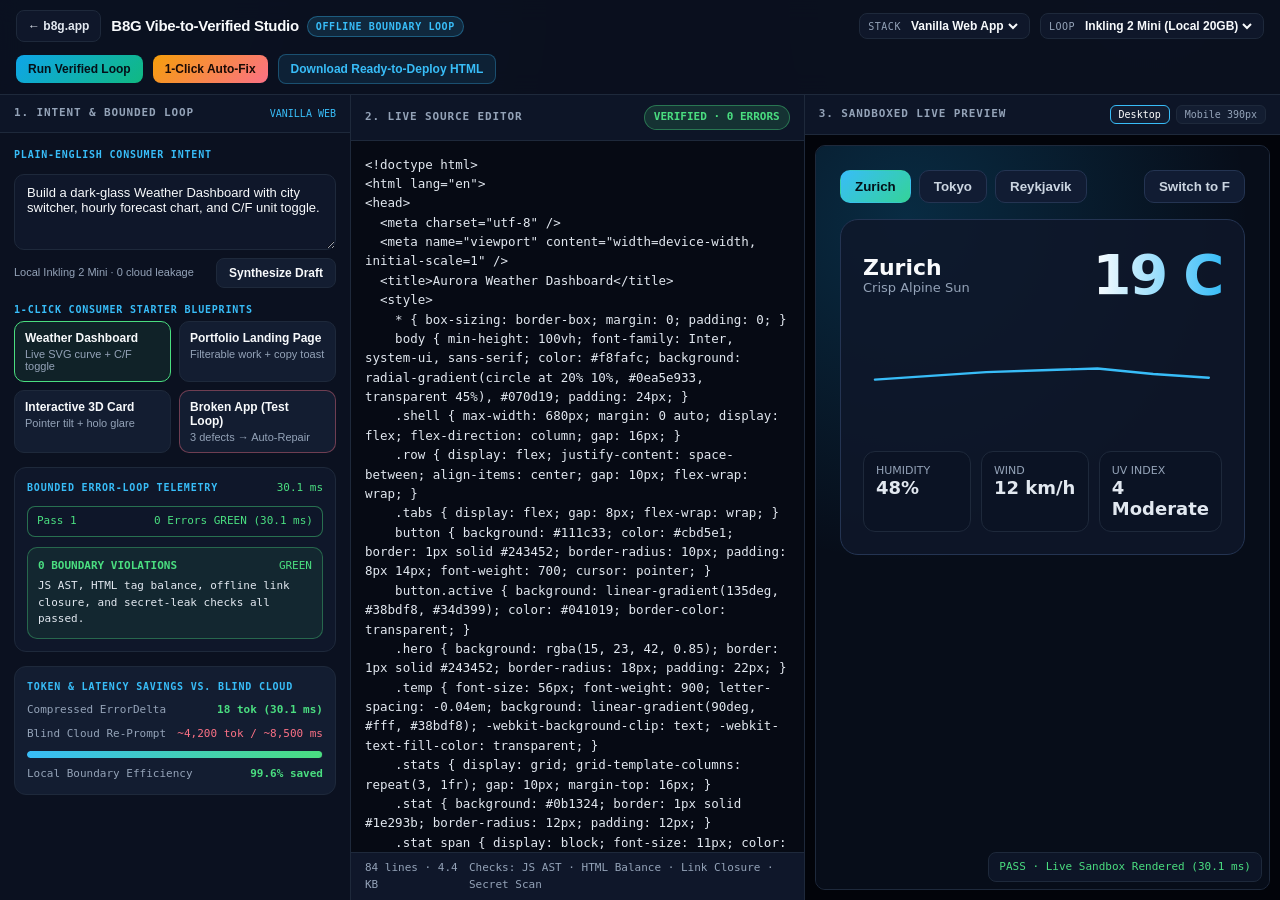
<file: builder.html>
<!doctype html>
<html lang="en">
<head>
  <meta charset="utf-8" />
  <meta name="viewport" content="width=device-width, initial-scale=1" />
  <title>B8G Vibe-to-Verified Studio — Consumer App Builder | b8g.app</title>
  <link rel="icon" href="data:image/svg+xml,%3Csvg%20xmlns=%22http://www.w3.org/2000/svg%22%20viewBox=%220%200%20256%20256%22%20width=%22256%22%20height=%22256%22%3E%3Crect%20x=%228%22%20y=%228%22%20width=%22240%22%20height=%22240%22%20rx=%2256%22%20fill=%22%23070d1a%22/%3E%3Ccircle%20cx=%22128%22%20cy=%22128%22%20r=%22106%22%20fill=%22none%22%20stroke=%22%2338bdf8%22%20stroke-width=%228%22/%3E%3Cpolygon%20points=%22128,68%20182,128%20128,188%2074,128%22%20fill=%22none%22%20stroke=%22%234ade80%22%20stroke-width=%226%22/%3E%3Ccircle%20cx=%22128%22%20cy=%22128%22%20r=%2210%22%20fill=%22%2338bdf8%22/%3E%3C/svg%3E" />
  <style>
    :root {
      --bg: #050811;
      --bg-elev: #0b1120;
      --panel: #0f172a;
      --card: #131d31;
      --border: #1e293b;
      --border-hi: #38bdf866;
      --text: #f8fafc;
      --muted: #94a3b8;
      --cyan: #38bdf8;
      --emerald: #4ade80;
      --amber: #fbbf24;
      --rose: #fb7185;
      --violet: #a78bfa;
      --mono: ui-monospace, SFMono-Regular, Menlo, Monaco, Consolas, monospace;
      --sans: Inter, -apple-system, BlinkMacSystemFont, "Segoe UI", Roboto, sans-serif;
    }
    * { box-sizing: border-box; margin: 0; padding: 0; }
    html, body {
      height: 100%;
      background: var(--bg);
      color: var(--text);
      font-family: var(--sans);
      font-size: 14px;
      line-height: 1.5;
      overflow-x: hidden;
    }
    body {
      display: flex;
      flex-direction: column;
      background-image:
        radial-gradient(circle at 10% 0%, rgba(56, 189, 248, 0.12), transparent 36%),
        radial-gradient(circle at 90% 0%, rgba(74, 222, 128, 0.08), transparent 34%);
    }

    /* Top Bar */
    .topbar {
      display: flex;
      align-items: center;
      justify-content: space-between;
      gap: 12px;
      flex-wrap: wrap;
      padding: 10px 16px;
      background: rgba(11, 17, 32, 0.92);
      border-bottom: 1px solid var(--border);
      backdrop-filter: blur(12px);
      z-index: 20;
    }
    .topbar-left, .topbar-mid, .topbar-right {
      display: flex;
      align-items: center;
      gap: 10px;
      flex-wrap: wrap;
    }
    .back-link {
      display: inline-flex;
      align-items: center;
      gap: 6px;
      padding: 6px 11px;
      border-radius: 8px;
      border: 1px solid var(--border);
      background: var(--panel);
      color: #e2e8f0;
      text-decoration: none;
      font-weight: 700;
      font-size: 12px;
      transition: border-color 0.15s ease, color 0.15s ease;
    }
    .back-link:hover { border-color: var(--cyan); color: #fff; }
    .brand-title {
      display: flex;
      align-items: center;
      gap: 8px;
      font-weight: 800;
      letter-spacing: -0.02em;
      font-size: 15px;
    }
    .brand-pill {
      font-family: var(--mono);
      font-size: 10px;
      font-weight: 700;
      padding: 2px 8px;
      border-radius: 999px;
      background: rgba(56, 189, 248, 0.14);
      border: 1px solid rgba(56, 189, 248, 0.35);
      color: var(--cyan);
      text-transform: uppercase;
      letter-spacing: 0.06em;
    }
    .select-group {
      display: flex;
      align-items: center;
      gap: 6px;
      background: var(--panel);
      border: 1px solid var(--border);
      border-radius: 8px;
      padding: 4px 8px;
    }
    .select-group label {
      font-family: var(--mono);
      font-size: 10px;
      color: var(--muted);
      text-transform: uppercase;
      letter-spacing: 0.05em;
    }
    select {
      background: transparent;
      color: #f8fafc;
      border: none;
      outline: none;
      font-family: var(--sans);
      font-size: 12px;
      font-weight: 600;
      cursor: pointer;
    }
    select option { background: #0f172a; color: #f8fafc; }

    .btn {
      display: inline-flex;
      align-items: center;
      gap: 6px;
      padding: 7px 12px;
      border-radius: 8px;
      border: 1px solid var(--border);
      background: var(--card);
      color: #f8fafc;
      font-size: 12px;
      font-weight: 700;
      cursor: pointer;
      transition: transform 0.12s ease, border-color 0.15s ease, filter 0.15s ease;
    }
    .btn:hover { border-color: var(--cyan); transform: translateY(-1px); }
    .btn:active { transform: translateY(0); }
    .btn-primary {
      background: linear-gradient(135deg, #0ea5e9, #10b981);
      border: none;
      color: #041019;
    }
    .btn-primary:hover { filter: brightness(1.08); }
    .btn-fix {
      background: linear-gradient(135deg, #f59e0b, #fb7185);
      border: none;
      color: #1c0b05;
    }
    .btn-fix:hover { filter: brightness(1.08); }
    .btn-subtle {
      background: rgba(56, 189, 248, 0.1);
      border-color: rgba(56, 189, 248, 0.3);
      color: var(--cyan);
    }

    /* Main 3-Column Studio Workspace */
    .workspace {
      flex: 1;
      min-height: 0;
      display: grid;
      grid-template-columns: 350px minmax(360px, 1fr) minmax(360px, 1.05fr);
      gap: 1px;
      background: var(--border);
    }
    @media (max-width: 1180px) {
      .workspace {
        grid-template-columns: 1fr;
        overflow-y: auto;
      }
      .pane { min-height: 460px; }
    }
    .pane {
      background: var(--bg-elev);
      display: flex;
      flex-direction: column;
      min-height: 0;
      overflow: hidden;
    }
    .pane-head {
      display: flex;
      align-items: center;
      justify-content: space-between;
      gap: 8px;
      padding: 10px 14px;
      border-bottom: 1px solid var(--border);
      background: rgba(15, 23, 42, 0.72);
    }
    .pane-title {
      font-family: var(--mono);
      font-size: 11px;
      font-weight: 700;
      letter-spacing: 0.08em;
      text-transform: uppercase;
      color: var(--muted);
    }
    .pane-body {
      flex: 1;
      min-height: 0;
      overflow-y: auto;
      padding: 14px;
      display: flex;
      flex-direction: column;
      gap: 14px;
    }

    /* Left Panel: Intent, Blueprints, Telemetry */
    .intent-box {
      display: flex;
      flex-direction: column;
      gap: 8px;
    }
    .intent-box textarea {
      width: 100%;
      min-height: 76px;
      resize: vertical;
      background: var(--panel);
      border: 1px solid var(--border);
      border-radius: 10px;
      padding: 10px 12px;
      color: #f8fafc;
      font-family: var(--sans);
      font-size: 13px;
      outline: none;
    }
    .intent-box textarea:focus { border-color: var(--cyan); }
    .intent-actions {
      display: flex;
      gap: 8px;
      align-items: center;
      justify-content: space-between;
    }
    .blueprint-grid {
      display: grid;
      grid-template-columns: 1fr 1fr;
      gap: 8px;
    }
    .bp-btn {
      text-align: left;
      padding: 9px 10px;
      border-radius: 10px;
      border: 1px solid var(--border);
      background: var(--card);
      color: #f8fafc;
      cursor: pointer;
      display: flex;
      flex-direction: column;
      gap: 3px;
      transition: border-color 0.15s ease, transform 0.12s ease;
    }
    .bp-btn:hover { border-color: var(--cyan); transform: translateY(-1px); }
    .bp-btn.active { border-color: var(--emerald); background: rgba(74, 222, 128, 0.08); }
    .bp-btn.broken-bp { border-color: rgba(251, 113, 133, 0.4); }
    .bp-btn.broken-bp:hover { border-color: var(--rose); }
    .bp-name { font-size: 12px; font-weight: 700; }
    .bp-sub { font-size: 11px; color: var(--muted); }

    .section-label {
      font-family: var(--mono);
      font-size: 10px;
      font-weight: 700;
      letter-spacing: 0.08em;
      text-transform: uppercase;
      color: var(--cyan);
      margin-bottom: 4px;
    }

    /* Telemetry Pass Strip */
    .telemetry-card {
      background: var(--panel);
      border: 1px solid var(--border);
      border-radius: 12px;
      padding: 12px;
      display: flex;
      flex-direction: column;
      gap: 10px;
    }
    .pass-strip {
      display: flex;
      flex-direction: column;
      gap: 6px;
      font-family: var(--mono);
      font-size: 11px;
    }
    .pass-item {
      display: flex;
      align-items: center;
      justify-content: space-between;
      gap: 8px;
      padding: 6px 9px;
      border-radius: 8px;
      background: rgba(15, 23, 42, 0.9);
      border: 1px solid var(--border);
    }
    .pass-item.pass-ok { border-color: rgba(74, 222, 128, 0.45); color: var(--emerald); }
    .pass-item.pass-err { border-color: rgba(251, 113, 133, 0.45); color: var(--rose); }
    .pass-item.pass-fix { border-color: rgba(251, 191, 36, 0.45); color: var(--amber); }

    /* ErrorDelta Cards */
    .delta-list {
      display: flex;
      flex-direction: column;
      gap: 8px;
    }
    .delta-card {
      background: rgba(251, 113, 133, 0.07);
      border: 1px solid rgba(251, 113, 133, 0.35);
      border-radius: 10px;
      padding: 10px;
      font-family: var(--mono);
      font-size: 11px;
      display: flex;
      flex-direction: column;
      gap: 4px;
    }
    .delta-card.ok {
      background: rgba(74, 222, 128, 0.08);
      border-color: rgba(74, 222, 128, 0.35);
      color: var(--emerald);
    }
    .delta-top {
      display: flex;
      align-items: center;
      justify-content: space-between;
      gap: 8px;
    }
    .delta-rule {
      font-weight: 800;
      color: var(--rose);
    }
    .delta-line {
      color: var(--amber);
      font-weight: 700;
    }
    .delta-inv { color: #e2e8f0; }
    .delta-fix { color: var(--cyan); }

    /* Savings Meter */
    .meter-card {
      background: var(--card);
      border: 1px solid var(--border);
      border-radius: 12px;
      padding: 12px;
      display: flex;
      flex-direction: column;
      gap: 8px;
    }
    .meter-row {
      display: flex;
      justify-content: space-between;
      font-family: var(--mono);
      font-size: 11px;
      color: var(--muted);
    }
    .meter-row strong { color: var(--emerald); }
    .bar-track {
      height: 7px;
      border-radius: 999px;
      background: #1e293b;
      overflow: hidden;
    }
    .bar-fill {
      height: 100%;
      width: 98.8%;
      border-radius: 999px;
      background: linear-gradient(90deg, var(--cyan), var(--emerald));
      transition: width 0.25s ease;
    }

    /* Center Panel: Live Source Editor */
    .status-pill {
      font-family: var(--mono);
      font-size: 11px;
      font-weight: 700;
      padding: 3px 9px;
      border-radius: 999px;
      border: 1px solid transparent;
    }
    .status-ok {
      background: rgba(74, 222, 128, 0.14);
      border-color: rgba(74, 222, 128, 0.4);
      color: var(--emerald);
    }
    .status-err {
      background: rgba(251, 113, 133, 0.14);
      border-color: rgba(251, 113, 133, 0.45);
      color: var(--rose);
    }
    .editor-wrap {
      flex: 1;
      min-height: 0;
      display: flex;
      flex-direction: column;
    }
    #sourceEditor {
      flex: 1;
      width: 100%;
      min-height: 360px;
      background: #060a14;
      color: #e2e8f0;
      border: none;
      outline: none;
      resize: none;
      padding: 14px;
      font-family: var(--mono);
      font-size: 12.5px;
      line-height: 1.55;
      tab-size: 2;
    }
    .editor-foot {
      display: flex;
      align-items: center;
      justify-content: space-between;
      gap: 10px;
      padding: 7px 14px;
      border-top: 1px solid var(--border);
      background: var(--panel);
      font-family: var(--mono);
      font-size: 11px;
      color: var(--muted);
    }

    /* Right Panel: Sandboxed Preview */
    .preview-tools {
      display: flex;
      align-items: center;
      gap: 6px;
    }
    .vp-btn {
      background: var(--card);
      border: 1px solid var(--border);
      color: var(--muted);
      border-radius: 6px;
      padding: 3px 8px;
      font-family: var(--mono);
      font-size: 10px;
      cursor: pointer;
    }
    .vp-btn.active { color: #fff; border-color: var(--cyan); }
    .preview-stage {
      flex: 1;
      min-height: 0;
      background: #02040a;
      display: flex;
      align-items: stretch;
      justify-content: center;
      padding: 10px;
      position: relative;
    }
    #previewFrame {
      width: 100%;
      height: 100%;
      border: 1px solid var(--border);
      border-radius: 10px;
      background: #0b1120;
      transition: width 0.2s ease;
    }
    #previewFrame.mobile {
      width: 390px;
      max-width: 100%;
    }
    .preview-banner {
      position: absolute;
      bottom: 18px;
      right: 18px;
      padding: 6px 10px;
      border-radius: 8px;
      font-family: var(--mono);
      font-size: 11px;
      background: rgba(15, 23, 42, 0.88);
      border: 1px solid var(--border);
      color: var(--emerald);
      pointer-events: none;
    }
    .preview-banner.blocked { color: var(--rose); border-color: rgba(251, 113, 133, 0.45); }
  </style>
</head>
<body>
  <header class="topbar">
    <div class="topbar-left">
      <a class="back-link" href="./index.html">&larr; b8g.app</a>
      <div class="brand-title">
        <span>B8G Vibe-to-Verified Studio</span>
        <span class="brand-pill">Offline Boundary Loop</span>
      </div>
    </div>

    <div class="topbar-mid">
      <div class="select-group">
        <label for="stackSelect">Stack</label>
        <select id="stackSelect">
          <option value="vanilla">Vanilla Web App</option>
          <option value="react">React + Vite</option>
          <option value="node">Node/TS API</option>
          <option value="fastapi">Python FastAPI</option>
          <option value="docker">Docker / OCI</option>
          <option value="edge">Cloudflare Edge</option>
        </select>
      </div>
      <div class="select-group">
        <label for="modelSelect">Loop</label>
        <select id="modelSelect">
          <option value="inkling2">Inkling 2 Mini (Local 20GB)</option>
          <option value="xenon1b">B8G Xenon 1B (Edge)</option>
          <option value="byok">Any Local LLM / BYOK</option>
        </select>
      </div>
    </div>

    <div class="topbar-right">
      <button class="btn btn-primary" id="runLoopBtn" type="button">Run Verified Loop</button>
      <button class="btn btn-fix" id="autoFixBtn" type="button">1-Click Auto-Fix</button>
      <button class="btn btn-subtle" id="downloadBtn" type="button">Download Ready-to-Deploy HTML</button>
    </div>
  </header>

  <main class="workspace">
    <!-- Left Panel: Intent & Bounded Error-Loop Telemetry -->
    <section class="pane">
      <div class="pane-head">
        <span class="pane-title">1. Intent &amp; Bounded Loop</span>
        <span id="stackBadge" style="font-family:var(--mono);font-size:10px;color:var(--cyan)">VANILLA WEB</span>
      </div>
      <div class="pane-body">
        <div class="intent-box">
          <div class="section-label">Plain-English Consumer Intent</div>
          <textarea id="intentInput" placeholder="Describe the app you want (e.g. 'Build a dark glass weather dashboard with city switcher and C/F toggle')...">Build a dark-glass Weather Dashboard with city switcher, hourly forecast chart, and C/F unit toggle.</textarea>
          <div class="intent-actions">
            <span style="font-size:11px;color:var(--muted)" id="modelHint">Local Inkling 2 Mini · 0 cloud leakage</span>
            <button class="btn" id="synthBtn" type="button">Synthesize Draft</button>
          </div>
        </div>

        <div>
          <div class="section-label">1-Click Consumer Starter Blueprints</div>
          <div class="blueprint-grid">
            <button class="bp-btn active" data-bp="weather" type="button">
              <span class="bp-name">Weather Dashboard</span>
              <span class="bp-sub">Live SVG curve + C/F toggle</span>
            </button>
            <button class="bp-btn" data-bp="portfolio" type="button">
              <span class="bp-name">Portfolio Landing Page</span>
              <span class="bp-sub">Filterable work + copy toast</span>
            </button>
            <button class="bp-btn" data-bp="card3d" type="button">
              <span class="bp-name">Interactive 3D Card</span>
              <span class="bp-sub">Pointer tilt + holo glare</span>
            </button>
            <button class="bp-btn broken-bp" data-bp="broken" type="button">
              <span class="bp-name">Broken App (Test Loop)</span>
              <span class="bp-sub">3 defects &rarr; Auto-Repair</span>
            </button>
          </div>
        </div>

        <div class="telemetry-card">
          <div style="display:flex;justify-content:space-between;align-items:center">
            <div class="section-label" style="margin:0">Bounded Error-Loop Telemetry</div>
            <span id="latencyBadge" style="font-family:var(--mono);font-size:11px;color:var(--emerald)">0.0 ms</span>
          </div>
          <div class="pass-strip" id="passStrip"></div>
          <div class="delta-list" id="deltaList"></div>
        </div>

        <div class="meter-card">
          <div class="section-label" style="margin:0">Token &amp; Latency Savings vs. Blind Cloud</div>
          <div class="meter-row">
            <span>Compressed ErrorDelta</span>
            <strong id="deltaTokens">0 tok</strong>
          </div>
          <div class="meter-row">
            <span>Blind Cloud Re-Prompt</span>
            <span style="color:var(--rose)">~4,200 tok / ~8,500 ms</span>
          </div>
          <div class="bar-track"><div class="bar-fill" id="savingsBar"></div></div>
          <div class="meter-row">
            <span>Local Boundary Efficiency</span>
            <strong id="savingsPct">98.9% saved</strong>
          </div>
        </div>
      </div>
    </section>

    <!-- Center Panel: Live Source Editor -->
    <section class="pane">
      <div class="pane-head">
        <span class="pane-title">2. Live Source Editor</span>
        <span id="verifyStatus" class="status-pill status-ok">VERIFIED · 0 ERRORS</span>
      </div>
      <div class="editor-wrap">
        <textarea id="sourceEditor" spellcheck="false"></textarea>
        <div class="editor-foot">
          <span id="editorMeta">0 lines · 0 KB</span>
          <span>Checks: JS AST · HTML Balance · Link Closure · Secret Scan</span>
        </div>
      </div>
    </section>

    <!-- Right Panel: Live Sandboxed Preview -->
    <section class="pane">
      <div class="pane-head">
        <span class="pane-title">3. Sandboxed Live Preview</span>
        <div class="preview-tools">
          <button class="vp-btn active" id="vpDesktop" type="button">Desktop</button>
          <button class="vp-btn" id="vpMobile" type="button">Mobile 390px</button>
        </div>
      </div>
      <div class="preview-stage">
        <iframe id="previewFrame" sandbox="allow-scripts" title="Verified Consumer App Preview"></iframe>
        <div id="previewBanner" class="preview-banner">PASS · Live Sandbox Rendered</div>
      </div>
    </section>
  </main>

  <script>
    (function () {
      const S_OPEN = '<' + 'scr' + 'ipt>';
      const S_CLOSE = '</' + 'scr' + 'ipt>';
      const SCRIPT_BLOCK_RE = new RegExp('<' + 'scr' + 'ipt\\b[^>]*>([\\s\\S]*?)<\\/' + 'scr' + 'ipt>', 'gi');

      const editor = document.getElementById('sourceEditor');
      const intentInput = document.getElementById('intentInput');
      const stackSelect = document.getElementById('stackSelect');
      const modelSelect = document.getElementById('modelSelect');
      const stackBadge = document.getElementById('stackBadge');
      const modelHint = document.getElementById('modelHint');
      const verifyStatus = document.getElementById('verifyStatus');
      const editorMeta = document.getElementById('editorMeta');
      const latencyBadge = document.getElementById('latencyBadge');
      const passStrip = document.getElementById('passStrip');
      const deltaList = document.getElementById('deltaList');
      const deltaTokens = document.getElementById('deltaTokens');
      const savingsPct = document.getElementById('savingsPct');
      const savingsBar = document.getElementById('savingsBar');
      const previewFrame = document.getElementById('previewFrame');
      const previewBanner = document.getElementById('previewBanner');

      const STACK_META = {
        vanilla: { label: 'VANILLA WEB', note: 'Zero-build single-file HTML/CSS/JS' },
        react: { label: 'REACT + VITE', note: 'Component state + ESM boundary' },
        node: { label: 'NODE/TS API', note: 'Typed handler + JSON contract' },
        fastapi: { label: 'PYTHON FASTAPI', note: 'Pydantic schema + interactive docs UI' },
        docker: { label: 'DOCKER / OCI', note: 'Hermetic container + health probe UI' },
        edge: { label: 'CLOUDFLARE EDGE', note: 'Zero-cold-start Worker preview' }
      };

      const MODEL_META = {
        inkling2: 'Local Inkling 2 Mini (20GB) · 0 cloud leakage',
        xenon1b: 'B8G Xenon 1B (Edge) · sub-15ms repair tokens',
        byok: 'BYOK Local LLM · OpenAI-compatible local endpoint'
      };

      function buildWeatherBlueprint() {
        return [
          '<!doctype html>',
          '<html lang="en">',
          '<head>',
          '  <meta charset="utf-8" />',
          '  <meta name="viewport" content="width=device-width, initial-scale=1" />',
          '  <title>Aurora Weather Dashboard</title>',
          '  <style>',
          '    * { box-sizing: border-box; margin: 0; padding: 0; }',
          '    body { min-height: 100vh; font-family: Inter, system-ui, sans-serif; color: #f8fafc; background: radial-gradient(circle at 20% 10%, #0ea5e933, transparent 45%), #070d19; padding: 24px; }',
          '    .shell { max-width: 680px; margin: 0 auto; display: flex; flex-direction: column; gap: 16px; }',
          '    .row { display: flex; justify-content: space-between; align-items: center; gap: 10px; flex-wrap: wrap; }',
          '    .tabs { display: flex; gap: 8px; flex-wrap: wrap; }',
          '    button { background: #111c33; color: #cbd5e1; border: 1px solid #243452; border-radius: 10px; padding: 8px 14px; font-weight: 700; cursor: pointer; }',
          '    button.active { background: linear-gradient(135deg, #38bdf8, #34d399); color: #041019; border-color: transparent; }',
          '    .hero { background: rgba(15, 23, 42, 0.85); border: 1px solid #243452; border-radius: 18px; padding: 22px; }',
          '    .temp { font-size: 56px; font-weight: 900; letter-spacing: -0.04em; background: linear-gradient(90deg, #fff, #38bdf8); -webkit-background-clip: text; -webkit-text-fill-color: transparent; }',
          '    .stats { display: grid; grid-template-columns: repeat(3, 1fr); gap: 10px; margin-top: 16px; }',
          '    .stat { background: #0b1324; border: 1px solid #1e293b; border-radius: 12px; padding: 12px; }',
          '    .stat span { display: block; font-size: 11px; color: #94a3b8; text-transform: uppercase; }',
          '    .stat strong { font-size: 18px; color: #e2e8f0; }',
          '    svg { width: 100%; height: 110px; margin-top: 14px; }',
          '  </style>',
          '</head>',
          '<body>',
          '  <main class="shell">',
          '    <div class="row">',
          '      <div class="tabs" id="cityTabs"></div>',
          '      <button id="unitBtn" type="button">Switch to F</button>',
          '    </div>',
          '    <section class="hero">',
          '      <div class="row">',
          '        <div>',
          '          <h1 id="cityName" style="font-size:22px">Zurich</h1>',
          '          <p id="condText" style="color:#94a3b8;font-size:13px">Crisp Alpine Sun</p>',
          '        </div>',
          '        <div class="temp" id="tempVal">19 C</div>',
          '      </div>',
          '      <svg id="curve" viewBox="0 0 600 110"></svg>',
          '      <div class="stats">',
          '        <div class="stat"><span>Humidity</span><strong id="humVal">48%</strong></div>',
          '        <div class="stat"><span>Wind</span><strong id="windVal">12 km/h</strong></div>',
          '        <div class="stat"><span>UV Index</span><strong id="uvVal">4 Moderate</strong></div>',
          '      </div>',
          '    </section>',
          '  </main>',
          '  ' + S_OPEN,
          '    const CITIES = [',
          '      { name: "Zurich", cond: "Crisp Alpine Sun", c: 19, hum: "48%", wind: "12 km/h", uv: "4 Moderate", hrs: [14, 16, 18, 19, 20, 17, 15] },',
          '      { name: "Tokyo", cond: "Clear Harbor Breeze", c: 24, hum: "56%", wind: "16 km/h", uv: "6 High", hrs: [20, 22, 24, 25, 24, 22, 21] },',
          '      { name: "Reykjavik", cond: "Nordic Mist", c: 9, hum: "74%", wind: "22 km/h", uv: "1 Low", hrs: [7, 8, 9, 10, 9, 8, 7] }',
          '    ];',
          '    let idx = 0;',
          '    let metric = true;',
          '    function fmt(c) { return metric ? c + " C" : Math.round(c * 9 / 5 + 32) + " F"; }',
          '    function render() {',
          '      const city = CITIES[idx];',
          '      document.getElementById("cityName").textContent = city.name;',
          '      document.getElementById("condText").textContent = city.cond;',
          '      document.getElementById("tempVal").textContent = fmt(city.c);',
          '      document.getElementById("humVal").textContent = city.hum;',
          '      document.getElementById("windVal").textContent = city.wind;',
          '      document.getElementById("uvVal").textContent = city.uv;',
          '      document.getElementById("unitBtn").textContent = metric ? "Switch to F" : "Switch to C";',
          '      const pts = city.hrs.map(function (v, i) {',
          '        const x = 20 + i * 93;',
          '        const y = 92 - (v - 4) * 3.1;',
          '        return x + "," + y.toFixed(1);',
          '      }).join(" ");',
          '      document.getElementById("curve").innerHTML = "<polyline fill=\\"none\\" stroke=\\"#38bdf8\\" stroke-width=\\"4\\" stroke-linecap=\\"round\\" points=\\"" + pts + "\\" />";',
          '      const tabs = document.getElementById("cityTabs");',
          '      tabs.innerHTML = "";',
          '      CITIES.forEach(function (c, i) {',
          '        const b = document.createElement("button");',
          '        b.textContent = c.name;',
          '        if (i === idx) b.className = "active";',
          '        b.onclick = function () { idx = i; render(); };',
          '        tabs.appendChild(b);',
          '      });',
          '    }',
          '    document.getElementById("unitBtn").onclick = function () { metric = !metric; render(); };',
          '    render();',
          '  ' + S_CLOSE,
          '</body>',
          '</html>'
        ].join('\n');
      }

      function buildPortfolioBlueprint() {
        return [
          '<!doctype html>',
          '<html lang="en">',
          '<head>',
          '  <meta charset="utf-8" />',
          '  <meta name="viewport" content="width=device-width, initial-scale=1" />',
          '  <title>Nova Studio — Creator Portfolio</title>',
          '  <style>',
          '    * { box-sizing: border-box; margin: 0; padding: 0; }',
          '    body { min-height: 100vh; font-family: Inter, system-ui, sans-serif; color: #f8fafc; background: radial-gradient(circle at 80% 0%, #a855f733, transparent 42%), #070a14; padding: 28px; }',
          '    .wrap { max-width: 700px; margin: 0 auto; }',
          '    .pill { display: inline-block; font-size: 11px; font-weight: 700; color: #4ade80; background: #4ade801a; border: 1px solid #4ade8055; padding: 3px 10px; border-radius: 999px; margin-bottom: 12px; }',
          '    h1 { font-size: 34px; line-height: 1.1; letter-spacing: -0.03em; margin-bottom: 10px; }',
          '    p.sub { color: #94a3b8; margin-bottom: 20px; }',
          '    .filters { display: flex; gap: 8px; margin-bottom: 16px; flex-wrap: wrap; }',
          '    button { background: #111827; color: #cbd5e1; border: 1px solid #1f2937; padding: 7px 13px; border-radius: 8px; font-weight: 700; cursor: pointer; }',
          '    button.active { background: #38bdf8; color: #05111d; border-color: transparent; }',
          '    .grid { display: grid; grid-template-columns: repeat(auto-fit, minmax(200px, 1fr)); gap: 12px; }',
          '    .card { background: #101829; border: 1px solid #1e293b; border-radius: 14px; padding: 16px; }',
          '    .tag { font-size: 10px; color: #38bdf8; font-weight: 800; text-transform: uppercase; letter-spacing: 0.06em; }',
          '    .card h3 { margin: 6px 0; font-size: 16px; }',
          '    .card p { font-size: 12px; color: #94a3b8; }',
          '    .cta { margin-top: 20px; display: flex; align-items: center; gap: 12px; }',
          '    #toast { font-size: 12px; color: #4ade80; font-weight: 700; }',
          '  </style>',
          '</head>',
          '<body>',
          '  <main class="wrap">',
          '    <span class="pill">AVAILABLE FOR 2026 PROJECTS</span>',
          '    <h1>Designing fast, tactile web products.</h1>',
          '    <p class="sub">Zero-bloat interactive interfaces, 3D product showcases, and local-first tools.</p>',
          '    <div class="filters" id="filters"></div>',
          '    <div class="grid" id="grid"></div>',
          '    <div class="cta">',
          '      <button id="copyBtn" class="active" type="button">Copy Contact Email</button>',
          '      <span id="toast"></span>',
          '    </div>',
          '  </main>',
          '  ' + S_OPEN,
          '    const WORK = [',
          '      { title: "Pulse Audio Synth", cat: "App", desc: "Web Audio modular synthesizer running at 60 FPS." },',
          '      { title: "Alpine 3D Map", cat: "3D", desc: "Interactive topographic terrain explorer in WebGL2." },',
          '      { title: "Local Notes Vault", cat: "App", desc: "Instant offline markdown knowledge graph." }',
          '    ];',
          '    const CATS = ["All", "App", "3D"];',
          '    let active = "All";',
          '    function draw() {',
          '      const f = document.getElementById("filters");',
          '      f.innerHTML = "";',
          '      CATS.forEach(function (c) {',
          '        const b = document.createElement("button");',
          '        b.textContent = c;',
          '        if (c === active) b.className = "active";',
          '        b.onclick = function () { active = c; draw(); };',
          '        f.appendChild(b);',
          '      });',
          '      const g = document.getElementById("grid");',
          '      g.innerHTML = WORK.filter(function (w) { return active === "All" || w.cat === active; }).map(function (w) {',
          '        return "<article class=\\"card\\"><div class=\\"tag\\">" + w.cat + "</div><h3>" + w.title + "</h3><p>" + w.desc + "</p></article>";',
          '      }).join("");',
          '    }',
          '    document.getElementById("copyBtn").onclick = function () {',
          '      document.getElementById("toast").textContent = "Copied hello@nova-studio.example!";',
          '    };',
          '    draw();',
          '  ' + S_CLOSE,
          '</body>',
          '</html>'
        ].join('\n');
      }

      function buildCard3dBlueprint() {
        return [
          '<!doctype html>',
          '<html lang="en">',
          '<head>',
          '  <meta charset="utf-8" />',
          '  <meta name="viewport" content="width=device-width, initial-scale=1" />',
          '  <title>Interactive 3D Holographic Card</title>',
          '  <style>',
          '    * { box-sizing: border-box; margin: 0; padding: 0; }',
          '    body { min-height: 100vh; display: flex; flex-direction: column; align-items: center; justify-content: center; gap: 18px; background: #060913; color: #f8fafc; font-family: Inter, system-ui, sans-serif; perspective: 900px; }',
          '    .card { width: 320px; height: 200px; border-radius: 20px; padding: 22px; position: relative; overflow: hidden; background: linear-gradient(135deg, #0ea5e9, #6366f1 55%, #ec4899); box-shadow: 0 24px 60px rgba(14, 165, 233, 0.35); transform-style: preserve-3d; transition: transform 0.08s ease-out; cursor: pointer; }',
          '    .glare { position: absolute; inset: 0; pointer-events: none; background: radial-gradient(circle at 50% 50%, rgba(255,255,255,0.45), transparent 60%); opacity: 0.65; }',
          '    .chip { width: 42px; height: 30px; border-radius: 6px; background: linear-gradient(135deg, #fde047, #f59e0b); margin-bottom: 24px; }',
          '    .num { font-family: ui-monospace, monospace; font-size: 18px; letter-spacing: 0.14em; margin-bottom: 18px; }',
          '    .foot { display: flex; justify-content: space-between; font-size: 11px; text-transform: uppercase; letter-spacing: 0.08em; opacity: 0.9; }',
          '    button { background: #111c33; color: #fff; border: 1px solid #334155; padding: 8px 14px; border-radius: 10px; font-weight: 700; cursor: pointer; }',
          '  </style>',
          '</head>',
          '<body>',
          '  <div class="card" id="card">',
          '    <div class="glare" id="glare"></div>',
          '    <div class="chip"></div>',
          '    <div class="num">B8G0  4096  2026  9001</div>',
          '    <div class="foot"><span>B8G Sovereign Pass</span><span>Verified</span></div>',
          '  </div>',
          '  <button id="themeBtn" type="button">Cycle Hologram Palette</button>',
          '  ' + S_OPEN,
          '    const card = document.getElementById("card");',
          '    const glare = document.getElementById("glare");',
          '    const themes = [',
          '      "linear-gradient(135deg, #0ea5e9, #6366f1 55%, #ec4899)",',
          '      "linear-gradient(135deg, #10b981, #0ea5e9 55%, #1e1b4b)",',
          '      "linear-gradient(135deg, #f59e0b, #ef4444 55%, #7c3aed)"',
          '    ];',
          '    let t = 0;',
          '    document.addEventListener("mousemove", function (e) {',
          '      const r = card.getBoundingClientRect();',
          '      const px = (e.clientX - r.left) / r.width;',
          '      const py = (e.clientY - r.top) / r.height;',
          '      const rx = (0.5 - py) * 26;',
          '      const ry = (px - 0.5) * 26;',
          '      card.style.transform = "rotateX(" + rx.toFixed(1) + "deg) rotateY(" + ry.toFixed(1) + "deg)";',
          '      glare.style.background = "radial-gradient(circle at " + (px * 100).toFixed(0) + "% " + (py * 100).toFixed(0) + "%, rgba(255,255,255,0.5), transparent 58%)";',
          '    });',
          '    document.getElementById("themeBtn").onclick = function () {',
          '      t = (t + 1) % themes.length;',
          '      card.style.background = themes[t];',
          '    };',
          '  ' + S_CLOSE,
          '</body>',
          '</html>'
        ].join('\n');
      }

      function buildBrokenBlueprint() {
        return [
          '<!doctype html>',
          '<html lang="en">',
          '<head>',
          '  <meta charset="utf-8" />',
          '  <title>Broken App (Auto-Repair Test)</title>',
          '  <link rel="stylesheet" href="https://cdn.example-legacy.invalid/app.css" />',
          '  <style>',
          '    body { min-height: 100vh; display: flex; align-items: center; justify-content: center; background: #070b14; color: #f8fafc; font-family: Inter, system-ui, sans-serif; }',
          '    .box { background: #111827; border: 1px solid #38bdf8; border-radius: 16px; padding: 26px; text-align: center; max-width: 380px; }',
          '    button { margin-top: 14px; background: #4ade80; color: #052e16; border: none; border-radius: 10px; padding: 10px 18px; font-weight: 800; cursor: pointer; }',
          '  </style>',
          '</head>',
          '<body>',
          '  <div class="box">',
          '    <h1>Auto-Repaired Counter</h1>',
          '    <p style="color:#94a3b8;margin-top:6px">Clicks: <strong id="cnt">0</strong></p>',
          '    <button id="incBtn" type="button">Increment Counter</button>',
          '  ' + S_OPEN,
          '    const DEMO_KEY = "sk_live_99482716253445566778899";',
          '    let count = 0;',
          '    document.getElementById("incBtn").onclick = function () {',
          '      count += 1;',
          '      document.getElementById("cnt").textContent = String(count;',
          '    };',
          '  ' + S_CLOSE,
          '</body>',
          '</html>'
        ].join('\n');
      }

      const BLUEPRINTS = {
        weather: {
          prompt: 'Build a dark-glass Weather Dashboard with city switcher, hourly forecast chart, and C/F unit toggle.',
          code: buildWeatherBlueprint
        },
        portfolio: {
          prompt: 'Build a sleek creator Portfolio Landing Page with filterable project cards and copy-email action.',
          code: buildPortfolioBlueprint
        },
        card3d: {
          prompt: 'Build an Interactive 3D Holographic Card with pointer-tracking tilt glare and palette switcher.',
          code: buildCard3dBlueprint
        },
        broken: {
          prompt: 'Test the Bounded Auto-Repair Loop on a broken app with JS syntax error, unclosed HTML tag, CDN link, and leaked API key.',
          code: buildBrokenBlueprint
        }
      };

      let passHistory = [];

      function lineAt(text, index) {
        let line = 1;
        for (let i = 0; i < index && i < text.length; i += 1) {
          if (text.charCodeAt(i) === 10) line += 1;
        }
        return line;
      }

      const JS_KEYWORDS = new Set([
        'break','case','catch','class','const','continue','debugger','default','delete','do','else',
        'export','extends','false','finally','for','function','if','import','in','instanceof','let',
        'new','null','return','super','switch','this','throw','true','try','typeof','var','void',
        'while','with','yield','async','await','of','static','get','set','from','as'
      ]);
      const BROWSER_GLOBALS = [
        'document','window','console','Math','JSON','Array','Object','String','Number','Boolean',
        'Date','RegExp','Promise','Map','Set','WeakMap','WeakSet','Error','TypeError','SyntaxError',
        'ReferenceError','URL','Blob','File','FileReader','fetch','Headers','Request','Response',
        'setTimeout','clearTimeout','setInterval','clearInterval','requestAnimationFrame',
        'cancelAnimationFrame','performance','navigator','location','history','localStorage',
        'sessionStorage','HTMLElement','Element','Node','Event','CustomEvent','Image','Audio',
        'Uint8Array','Float32Array','Int32Array','ArrayBuffer','DataView','parseInt','parseFloat',
        'isNaN','isFinite','encodeURIComponent','decodeURIComponent','atob','btoa','alert',
        'confirm','prompt','NaN','Infinity','arguments','globalThis','self','crypto','structuredClone',
        'Intl','Symbol','BigInt','Reflect','Proxy','AbortController','TextEncoder','TextDecoder'
      ];
      const BROWSER_GLOBAL_SET = new Set(BROWSER_GLOBALS);

      function levenshtein(a, b) {
        if (Math.abs(a.length - b.length) > 2) return 99;
        const dp = [];
        for (let i = 0; i <= a.length; i += 1) {
          dp[i] = [i];
        }
        for (let j = 0; j <= b.length; j += 1) {
          dp[0][j] = j;
        }
        for (let i = 1; i <= a.length; i += 1) {
          for (let j = 1; j <= b.length; j += 1) {
            const cost = a.charAt(i - 1) === b.charAt(j - 1) ? 0 : 1;
            dp[i][j] = Math.min(dp[i - 1][j] + 1, dp[i][j - 1] + 1, dp[i - 1][j - 1] + cost);
          }
        }
        return dp[a.length][b.length];
      }

      function findNearestIdent(name, candidates) {
        let best = '';
        let bestDist = 3;
        for (let i = 0; i < candidates.length; i += 1) {
          const c = candidates[i];
          const d = levenshtein(name, c);
          if (d < bestDist) {
            bestDist = d;
            best = c;
          }
        }
        return best;
      }

      function stripJsStringsAndComments(code) {
        return code
          .replace(/\/\*[\s\S]*?\*\//g, function (m) { return m.replace(/[^\n]/g, ' '); })
          .replace(/\/\/[^\n]*/g, function (m) { return ' '.repeat(m.length); })
          .replace(/'(?:\\.|[^'\\\n])*'|"(?:\\.|[^"\\\n])*"|\x60(?:\\.|[^\x60\\])*\x60/g, function (m) {
            return m.replace(/[^\n]/g, ' ');
          });
      }

      function collectDeclaredIdents(cleanCode) {
        const decls = new Set();
        let m;
        const varRe = /\b(?:var|let|const|function|class)\s+([A-Za-z_$][A-Za-z0-9_$]*)/g;
        while ((m = varRe.exec(cleanCode)) !== null) decls.add(m[1]);
        const fnParamRe = /function(?:\s+[A-Za-z_$][A-Za-z0-9_$]*)?\s*\(([^)]*)\)/g;
        while ((m = fnParamRe.exec(cleanCode)) !== null) {
          m[1].split(',').forEach(function (p) {
            const id = p.trim().replace(/=[\s\S]*$/, '').replace(/^\.\.\./, '').trim();
            if (/^[A-Za-z_$][A-Za-z0-9_$]*$/.test(id)) decls.add(id);
          });
        }
        const arrowRe = /\(([^)]*)\)\s*=>/g;
        while ((m = arrowRe.exec(cleanCode)) !== null) {
          m[1].split(',').forEach(function (p) {
            const id = p.trim().replace(/=[\s\S]*$/, '').replace(/^\.\.\./, '').trim();
            if (/^[A-Za-z_$][A-Za-z0-9_$]*$/.test(id)) decls.add(id);
          });
        }
        const singleArrowRe = /\b([A-Za-z_$][A-Za-z0-9_$]*)\s*=>/g;
        while ((m = singleArrowRe.exec(cleanCode)) !== null) decls.add(m[1]);
        const catchRe = /\bcatch\s*\(\s*([A-Za-z_$][A-Za-z0-9_$]*)\s*\)/g;
        while ((m = catchRe.exec(cleanCode)) !== null) decls.add(m[1]);
        return decls;
      }

      function checkUndefinedJsIdents(jsCode, baseLine) {
        const clean = stripJsStringsAndComments(jsCode);
        const decls = collectDeclaredIdents(clean);
        const allCandidates = BROWSER_GLOBALS.concat(Array.from(decls));
        const issues = [];
        const seen = new Set();
        const idRe = /\b([A-Za-z_$][A-Za-z0-9_$]*)\b/g;
        let m;
        while ((m = idRe.exec(clean)) !== null) {
          const name = m[1];
          const idx = m.index;
          if (JS_KEYWORDS.has(name) || BROWSER_GLOBAL_SET.has(name) || decls.has(name)) continue;
          // Skip property access (preceded by '.')
          let prev = idx - 1;
          while (prev >= 0 && /\s/.test(clean.charAt(prev))) prev -= 1;
          if (prev >= 0 && clean.charAt(prev) === '.') continue;
          // Skip object literal keys (followed by ':' but not '?:')
          let next = idx + name.length;
          while (next < clean.length && /\s/.test(clean.charAt(next))) next += 1;
          if (next < clean.length && clean.charAt(next) === ':' && clean.charAt(prev) !== '?') continue;
          if (seen.has(name)) continue;
          seen.add(name);
          const suggestion = findNearestIdent(name, allCandidates);
          issues.push({
            ruleId: 'B8G-JS-UNDEF-IDENT',
            line: baseLine + lineAt(clean, idx) - 1,
            badIdent: name,
            suggestion: suggestion,
            invariant: 'Undeclared JS identifier "' + name + '"' + (suggestion ? ' (did you mean "' + suggestion + '"?)' : '') + '.',
            fix: suggestion
              ? 'Replace misspelled identifier "' + name + '" with "' + suggestion + '".'
              : 'Declare "' + name + '" with const/let or fix the identifier name.'
          });
        }
        return issues;
      }

      function verifySource(source) {
        const t0 = performance.now();
        const deltas = [];

        // 1. JS Syntax + Free-Identifier Scope Gate
        SCRIPT_BLOCK_RE.lastIndex = 0;
        let sm;
        while ((sm = SCRIPT_BLOCK_RE.exec(source)) !== null) {
          const jsCode = sm[1] || '';
          const baseLine = lineAt(source, sm.index);
          let syntaxOk = true;
          try {
            new Function(jsCode);
          } catch (err) {
            syntaxOk = false;
            const msg = err && err.message ? String(err.message) : 'JavaScript syntax error';
            deltas.push({
              ruleId: 'B8G-JS-SYNTAX',
              line: baseLine + 1,
              invariant: 'Inline JS must parse cleanly in V8: ' + msg,
              fix: 'Balance missing parenthesis/brace or syntax token inside script block.'
            });
          }
          if (syntaxOk) {
            const identIssues = checkUndefinedJsIdents(jsCode, baseLine);
            for (let ii = 0; ii < identIssues.length; ii += 1) {
              deltas.push(identIssues[ii]);
            }
          }
        }

        // 2. HTML Tag Balance check (non-void container tags)
        const prose = source.replace(SCRIPT_BLOCK_RE, function (m) {
          return m.replace(/[^\n]/g, ' ');
        }).replace(/<style\b[^>]*>[\s\S]*?<\/style>/gi, function (m) {
          return m.replace(/[^\n]/g, ' ');
        });
        const VOID_TAGS = { area: 1, base: 1, br: 1, col: 1, embed: 1, hr: 1, img: 1, input: 1, link: 1, meta: 1, param: 1, source: 1, track: 1, wbr: 1 };
        const stack = [];
        const tagRe = /<\/?([a-zA-Z][a-zA-Z0-9-]*)(?:\s[^>]*)?>/g;
        let tm;
        while ((tm = tagRe.exec(prose)) !== null) {
          const full = tm[0];
          const tag = tm[1].toLowerCase();
          if (VOID_TAGS[tag] || full.endsWith('/>')) continue;
          const ln = lineAt(prose, tm.index);
          if (full.charAt(1) === '/') {
            if (stack.length === 0) {
              deltas.push({
                ruleId: 'B8G-HTML-BALANCE',
                line: ln,
                invariant: 'Unexpected closing tag </' + tag + '> with no open element.',
                fix: 'Remove stray </' + tag + '> or open matching <' + tag + '>.'
              });
            } else {
              const top = stack[stack.length - 1];
              if (top.tag === tag) {
                stack.pop();
              } else {
                const matchIdx = stack.map(function (s) { return s.tag; }).lastIndexOf(tag);
                if (matchIdx >= 0) {
                  for (let k = stack.length - 1; k > matchIdx; k -= 1) {
                    const unclosed = stack.pop();
                    deltas.push({
                      ruleId: 'B8G-HTML-BALANCE',
                      line: unclosed.line,
                      invariant: 'Unclosed <' + unclosed.tag + '> before </' + tag + '>.',
                      fix: 'Insert missing </' + unclosed.tag + '> before </' + tag + '>.'
                    });
                  }
                  stack.pop();
                } else {
                  deltas.push({
                    ruleId: 'B8G-HTML-BALANCE',
                    line: ln,
                    invariant: 'Mismatched closing tag </' + tag + '> (expected </' + top.tag + '>).',
                    fix: 'Replace </' + tag + '> with </' + top.tag + '>.'
                  });
                }
              }
            }
          } else {
            stack.push({ tag: tag, line: ln });
          }
        }
        while (stack.length > 0) {
          const rem = stack.pop();
          deltas.push({
            ruleId: 'B8G-HTML-BALANCE',
            line: rem.line,
            invariant: 'Unclosed <' + rem.tag + '> reached end of document.',
            fix: 'Close <' + rem.tag + '> with </' + rem.tag + '>.'
          });
        }

        // 3. Offline Self-Containment / Link Closure check
        const linkRe = /\b(?:href|src)\s*=\s*"([^"]+)"/gi;
        let lm;
        while ((lm = linkRe.exec(prose)) !== null) {
          const url = lm[1];
          if (/^https?:\/\/(?:cdn\.|unpkg\.com|cdn\.jsdelivr\.net|cdnjs\.)/i.test(url) || /\.invalid\b/i.test(url)) {
            deltas.push({
              ruleId: 'B8G-LINK-CLOSURE',
              line: lineAt(prose, lm.index),
              invariant: 'External CDN or unreachable asset breaks offline closure: ' + url,
              fix: 'Remove external CDN link and inline styles/scripts for 100% offline execution.'
            });
          }
        }

        // 4. Secret-Leak Scan
        const secretRe = /\b(sk_live_[A-Za-z0-9]{10,}|ghp_[A-Za-z0-9]{10,}|AKIA[0-9A-Z]{16}|AIza[0-9A-Za-z\-_]{20,})\b/g;
        let secM;
        while ((secM = secretRe.exec(source)) !== null) {
          deltas.push({
            ruleId: 'B8G-SECRET-LEAK',
            line: lineAt(source, secM.index),
            invariant: 'Hardcoded credential detected in client source (' + secM[1].slice(0, 10) + '...).',
            fix: 'Replace hardcoded secret with safe runtime placeholder "LOCAL_ENV_ONLY".'
          });
        }

        // 5. Cross-Layer DOM Symbol Closure (R_CSS <= M_DOM and R_JS_DOM <= M_DOM)
        const domClasses = new Set();
        const domIds = new Set();
        const clsAttrRe = /\bclass\s*=\s*["']([^"']+)["']/gi;
        let cm;
        while ((cm = clsAttrRe.exec(prose)) !== null) {
          cm[1].split(/\s+/).forEach(function (c) { if (c) domClasses.add(c); });
        }
        const idAttrRe = /\bid\s*=\s*["']([^"']+)["']/gi;
        let im;
        while ((im = idAttrRe.exec(prose)) !== null) {
          if (im[1]) domIds.add(im[1]);
        }
        // Also harvest dynamically created classes/ids inside inline script blocks
        SCRIPT_BLOCK_RE.lastIndex = 0;
        let jsDomM;
        while ((jsDomM = SCRIPT_BLOCK_RE.exec(source)) !== null) {
          const jcode = jsDomM[1] || '';
          let dm;
          const dynClsRe = /(?:classList\.(?:add|toggle|replace)\s*\(\s*["']([A-Za-z0-9_-]+)["']|className\s*=\s*["']([^"']+)["']|class=["']([^"']+)["'])/g;
          while ((dm = dynClsRe.exec(jcode)) !== null) {
            const raw = dm[1] || dm[2] || dm[3] || '';
            raw.split(/\s+/).forEach(function (c) {
              if (c && /^[A-Za-z_-][A-Za-z0-9_-]*$/.test(c)) domClasses.add(c);
            });
          }
          const dynIdRe = /\bid=["']([A-Za-z0-9_-]+)["']/g;
          while ((dm = dynIdRe.exec(jcode)) !== null) {
            if (dm[1]) domIds.add(dm[1]);
          }
        }
        const classListArr = Array.from(domClasses);
        const idListArr = Array.from(domIds);

        // 5a. CSS Selector Closure (B8G-CSS-DEAD-SELECTOR)
        const styleRe = /<style\b[^>]*>([\s\S]*?)<\/style>/gi;
        let stm;
        while ((stm = styleRe.exec(source)) !== null) {
          const cssRaw = stm[1] || '';
          const cssBaseLine = lineAt(source, stm.index);
          const cssNoComments = cssRaw.replace(/\/\*[\s\S]*?\*\//g, function (m) {
            return m.replace(/[^\n]/g, ' ');
          });
          // Mask out declaration bodies { ... } while keeping newlines so only selectors remain
          let depth = 0;
          let selOnly = '';
          for (let ci = 0; ci < cssNoComments.length; ci += 1) {
            const ch = cssNoComments.charAt(ci);
            if (ch === '{') {
              depth += 1;
              selOnly += ' ';
            } else if (ch === '}') {
              depth = Math.max(0, depth - 1);
              selOnly += ' ';
            } else if (depth === 0 || ch === '\n') {
              selOnly += ch;
            } else {
              selOnly += ' ';
            }
          }
          // Strip @-rules headers (e.g. @media (...), @keyframes name)
          selOnly = selOnly.replace(/@[a-zA-Z-]+[^{;\n]*/g, function (m) { return ' '.repeat(m.length); });
          const seenDeadSel = new Set();
          const cssClassRe = /\.([A-Za-z_-][A-Za-z0-9_-]*)/g;
          let csm;
          while ((csm = cssClassRe.exec(selOnly)) !== null) {
            const cls = csm[1];
            if (domClasses.has(cls) || seenDeadSel.has('.' + cls)) continue;
            seenDeadSel.add('.' + cls);
            const sug = findNearestIdent(cls, classListArr);
            deltas.push({
              ruleId: 'B8G-CSS-DEAD-SELECTOR',
              line: cssBaseLine + lineAt(selOnly, csm.index) - 1,
              badSelector: '.' + cls,
              suggestedSelector: sug ? ('.' + sug) : '',
              invariant: 'CSS class selector ".' + cls + '" matches no HTML/JS element (R_CSS ⊄ M_DOM)' + (sug ? ' (did you mean ".' + sug + '"?)' : '') + '.',
              fix: sug
                ? 'Replace dead CSS selector ".' + cls + '" with ".' + sug + '".'
                : 'Add class="' + cls + '" to an HTML element or remove the unused CSS rule.'
            });
          }
          const cssIdRe = /#([A-Za-z_-][A-Za-z0-9_-]*)/g;
          let ism;
          while ((ism = cssIdRe.exec(selOnly)) !== null) {
            const idn = ism[1];
            if (domIds.has(idn) || seenDeadSel.has('#' + idn)) continue;
            seenDeadSel.add('#' + idn);
            const sug = findNearestIdent(idn, idListArr);
            deltas.push({
              ruleId: 'B8G-CSS-DEAD-SELECTOR',
              line: cssBaseLine + lineAt(selOnly, ism.index) - 1,
              badSelector: '#' + idn,
              suggestedSelector: sug ? ('#' + sug) : '',
              invariant: 'CSS id selector "#' + idn + '" matches no HTML/JS element (R_CSS ⊄ M_DOM)' + (sug ? ' (did you mean "#' + sug + '"?)' : '') + '.',
              fix: sug
                ? 'Replace dead CSS selector "#' + idn + '" with "#' + sug + '".'
                : 'Add id="' + idn + '" to an HTML element or remove the unused CSS rule.'
            });
          }
        }

        // 5b. JS DOM Query Closure (B8G-JS-DEAD-DOM-REF)
        SCRIPT_BLOCK_RE.lastIndex = 0;
        let qsm;
        while ((qsm = SCRIPT_BLOCK_RE.exec(source)) !== null) {
          const jcode = qsm[1] || '';
          const jBase = lineAt(source, qsm.index);
          const byIdRe = /\bgetElementById\s*\(\s*["']([A-Za-z0-9_-]+)["']\s*\)/g;
          let bm;
          while ((bm = byIdRe.exec(jcode)) !== null) {
            const targetId = bm[1];
            if (domIds.has(targetId)) continue;
            const sug = findNearestIdent(targetId, idListArr);
            deltas.push({
              ruleId: 'B8G-JS-DEAD-DOM-REF',
              line: jBase + lineAt(jcode, bm.index) - 1,
              badDomRef: targetId,
              suggestedDomRef: sug,
              invariant: 'JS getElementById("' + targetId + '") references missing HTML id (R_JS ⊄ M_DOM)' + (sug ? ' (did you mean "' + sug + '"?)' : '') + '.',
              fix: sug
                ? 'Replace missing id "' + targetId + '" with "' + sug + '".'
                : 'Add id="' + targetId + '" to your HTML.'
            });
          }
          const qsRe = /\bquerySelector(?:All)?\s*\(\s*["']([.#])([A-Za-z_-][A-Za-z0-9_-]*)["']\s*\)/g;
          let qm;
          while ((qm = qsRe.exec(jcode)) !== null) {
            const sigil = qm[1];
            const sym = qm[2];
            const okSet = sigil === '#' ? domIds : domClasses;
            if (okSet.has(sym)) continue;
            const sug = findNearestIdent(sym, sigil === '#' ? idListArr : classListArr);
            deltas.push({
              ruleId: 'B8G-JS-DEAD-DOM-REF',
              line: jBase + lineAt(jcode, qm.index) - 1,
              badDomRef: sigil + sym,
              suggestedDomRef: sug ? (sigil + sug) : '',
              invariant: 'JS querySelector("' + sigil + sym + '") matches no HTML element (R_JS ⊄ M_DOM)' + (sug ? ' (did you mean "' + sigil + sug + '"?)' : '') + '.',
              fix: sug
                ? 'Replace selector "' + sigil + sym + '" with "' + sigil + sug + '".'
                : 'Ensure "' + sigil + sym + '" exists in HTML.'
            });
          }
        }

        const elapsedMs = Math.max(0.2, performance.now() - t0);
        return { deltas: deltas, elapsedMs: elapsedMs };
      }

      function autoRepairSource(source) {
        let fixed = source;
        const actions = [];

        // Repair 1: Strip external CDN / invalid stylesheet links
        const beforeCdn = fixed;
        fixed = fixed.replace(/^[ \t]*<link\b[^>]*href="(?:https?:\/\/(?:cdn\.|unpkg\.com|cdn\.jsdelivr\.net|cdnjs\.)[^"]*|[^"]*\.invalid[^"]*)"[^>]*>\r?\n?/gim, '');
        if (fixed !== beforeCdn) actions.push('Removed external CDN link for offline closure');

        // Repair 2: Redact hardcoded secrets
        const beforeSec = fixed;
        fixed = fixed.replace(/\b(?:sk_live_[A-Za-z0-9]{10,}|ghp_[A-Za-z0-9]{10,}|AKIA[0-9A-Z]{16}|AIza[0-9A-Za-z\-_]{20,})\b/g, 'LOCAL_ENV_ONLY');
        if (fixed !== beforeSec) actions.push('Redacted leaked secret token -> LOCAL_ENV_ONLY');

        // Repair 3: Fix common JS syntax errors inside inline script blocks
        fixed = fixed.replace(SCRIPT_BLOCK_RE, function (full, jsCode) {
          let code = jsCode;
          try {
            new Function(code);
            return full;
          } catch (_err) {
            // Fix missing ')' before ';' (e.g. String(count;)
            const patched = code.replace(/(\([^(;\n]+);/g, function (m, inner) {
              const opens = (inner.match(/\(/g) || []).length;
              const closes = (inner.match(/\)/g) || []).length;
              if (opens > closes) {
                return inner + ')'.repeat(opens - closes) + ';';
              }
              return m;
            });
            code = patched;
            try {
              new Function(code);
              actions.push('Balanced missing JS parenthesis in inline script');
            } catch (_err2) {
              // Balance trailing curly braces if needed
              const ob = (code.match(/\{/g) || []).length;
              const cb = (code.match(/\}/g) || []).length;
              if (ob > cb) {
                code = code + '\n' + '}'.repeat(ob - cb) + '\n';
                actions.push('Closed unbalanced JS block brace');
              }
            }
            return S_OPEN + code + S_CLOSE;
          }
        });

        // Repair 4: Fix misspelled JS identifiers (e.g. docment -> document) when suggestion exists
        const identCheck = verifySource(fixed);
        const identFixes = identCheck.deltas.filter(function (d) {
          return d.ruleId === 'B8G-JS-UNDEF-IDENT' && d.badIdent && d.suggestion;
        });
        if (identFixes.length > 0) {
          fixed = fixed.replace(SCRIPT_BLOCK_RE, function (full, jsCode) {
            let code = jsCode;
            for (let fi = 0; fi < identFixes.length; fi += 1) {
              const bad = identFixes[fi].badIdent;
              const sug = identFixes[fi].suggestion;
              const re = new RegExp('\\b' + bad + '\\b', 'g');
              const nextCode = code.replace(re, sug);
              if (nextCode !== code) {
                code = nextCode;
                actions.push('Repaired misspelled JS identifier "' + bad + '" -> "' + sug + '"');
              }
            }
            return S_OPEN + code + S_CLOSE;
          });
        }

        // Repair 5: Fix dead CSS selectors & dead JS DOM refs when Levenshtein match exists
        const domCheck = verifySource(fixed);
        const cssFixes = domCheck.deltas.filter(function (d) {
          return d.ruleId === 'B8G-CSS-DEAD-SELECTOR' && d.badSelector && d.suggestedSelector;
        });
        if (cssFixes.length > 0) {
          fixed = fixed.replace(/<style\b[^>]*>([\s\S]*?)<\/style>/gi, function (full, cssCode) {
            let nextCss = cssCode;
            for (let ci = 0; ci < cssFixes.length; ci += 1) {
              const bad = cssFixes[ci].badSelector;
              const sug = cssFixes[ci].suggestedSelector;
              const esc = bad.replace(/[.*+?^$(){}|[\]\\]/g, '\\$&');
              const re = new RegExp(esc + '(?![A-Za-z0-9_-])', 'g');
              const updated = nextCss.replace(re, sug);
              if (updated !== nextCss) {
                nextCss = updated;
                actions.push('Repaired dead CSS selector "' + bad + '" -> "' + sug + '"');
              }
            }
            return full.replace(cssCode, nextCss);
          });
        }
        const domRefFixes = domCheck.deltas.filter(function (d) {
          return d.ruleId === 'B8G-JS-DEAD-DOM-REF' && d.badDomRef && d.suggestedDomRef;
        });
        if (domRefFixes.length > 0) {
          fixed = fixed.replace(SCRIPT_BLOCK_RE, function (full, jsCode) {
            let nextJs = jsCode;
            for (let di = 0; di < domRefFixes.length; di += 1) {
              const bad = domRefFixes[di].badDomRef;
              const sug = domRefFixes[di].suggestedDomRef;
              const esc = bad.replace(/[.*+?^$(){}|[\]\\]/g, '\\$&');
              const re = new RegExp('(["\'])' + esc + '\\1', 'g');
              const updated = nextJs.replace(re, '$1' + sug + '$1');
              if (updated !== nextJs) {
                nextJs = updated;
                actions.push('Repaired dead JS DOM ref "' + bad + '" -> "' + sug + '"');
              }
            }
            return S_OPEN + nextJs + S_CLOSE;
          });
        }

        // Repair 6: Close unclosed HTML container tags before script or </body>
        const check = verifySource(fixed);
        const unclosedTags = check.deltas.filter(function (d) {
          return d.ruleId === 'B8G-HTML-BALANCE' && d.invariant.indexOf('Unclosed <') === 0;
        });
        if (unclosedTags.length > 0) {
          for (let i = 0; i < unclosedTags.length; i += 1) {
            const m = /Unclosed <([a-zA-Z0-9-]+)>/.exec(unclosedTags[i].invariant);
            if (!m) continue;
            const tag = m[1];
            const closeTag = '</' + tag + '>';
            const scriptIdx = fixed.indexOf(S_OPEN);
            const bodyIdx = fixed.toLowerCase().lastIndexOf('</body>');
            const insertAt = scriptIdx >= 0 ? scriptIdx : (bodyIdx >= 0 ? bodyIdx : fixed.length);
            fixed = fixed.slice(0, insertAt) + '  ' + closeTag + '\n  ' + fixed.slice(insertAt);
            actions.push('Inserted missing ' + closeTag);
          }
        }

        return { fixed: fixed, actions: actions };
      }

      function renderTelemetry(result) {
        const count = result.deltas.length;
        latencyBadge.textContent = result.elapsedMs.toFixed(1) + ' ms';
        latencyBadge.style.color = count === 0 ? 'var(--emerald)' : 'var(--rose)';

        const lines = editor.value.split('\n').length;
        const kb = (editor.value.length / 1024).toFixed(1);
        editorMeta.textContent = lines + ' lines · ' + kb + ' KB';

        if (count === 0) {
          verifyStatus.textContent = 'VERIFIED · 0 ERRORS';
          verifyStatus.className = 'status-pill status-ok';
          const runtimeHook =
            S_OPEN +
            'window.addEventListener("error",function(e){parent.postMessage({type:"b8g-runtime-error",message:e.message||"Runtime error",line:e.lineno||1},"*");});' +
            'window.addEventListener("unhandledrejection",function(e){parent.postMessage({type:"b8g-runtime-error",message:String(e.reason||"Unhandled rejection"),line:1},"*");});' +
            S_CLOSE;
          const htmlWithHook = editor.value.indexOf('<head>') >= 0
            ? editor.value.replace('<head>', '<head>' + runtimeHook)
            : runtimeHook + editor.value;
          previewFrame.srcdoc = htmlWithHook;
          previewBanner.textContent = 'PASS · Live Sandbox Rendered (' + result.elapsedMs.toFixed(1) + ' ms)';
          previewBanner.className = 'preview-banner';
        } else {
          verifyStatus.textContent = count + (count === 1 ? ' ERROR' : ' ERRORS') + ' · REPAIR NEEDED';
          verifyStatus.className = 'status-pill status-err';
          previewBanner.textContent = 'HOLD · ' + count + ' Boundary Violation(s) — Click 1-Click Auto-Fix';
          previewBanner.className = 'preview-banner blocked';
        }

        // Token savings meter
        const compressedTok = count === 0 ? 18 : count * 22;
        const savedRatio = ((1 - compressedTok / 4200) * 100).toFixed(1);
        deltaTokens.textContent = compressedTok + ' tok (' + result.elapsedMs.toFixed(1) + ' ms)';
        savingsPct.textContent = savedRatio + '% saved';
        savingsBar.style.width = savedRatio + '%';

        // Pass timeline
        passStrip.innerHTML = passHistory.slice(-4).map(function (p) {
          const cls = p.kind === 'ok' ? 'pass-ok' : (p.kind === 'fix' ? 'pass-fix' : 'pass-err');
          return '<div class="pass-item ' + cls + '"><span>' + p.label + '</span><span>' + p.detail + '</span></div>';
        }).join('');

        // ErrorDelta cards
        if (count === 0) {
          deltaList.innerHTML =
            '<div class="delta-card ok">' +
              '<div class="delta-top"><strong>0 BOUNDARY VIOLATIONS</strong><span>GREEN</span></div>' +
              '<div class="delta-inv">JS AST, HTML tag balance, offline link closure, and secret-leak checks all passed.</div>' +
            '</div>';
        } else {
          deltaList.innerHTML = result.deltas.map(function (d) {
            return (
              '<div class="delta-card">' +
                '<div class="delta-top">' +
                  '<span class="delta-rule">' + d.ruleId + '</span>' +
                  '<span class="delta-line">Line ' + d.line + '</span>' +
                '</div>' +
                '<div class="delta-inv">' + escapeHtml(d.invariant) + '</div>' +
                '<div class="delta-fix">Fix: ' + escapeHtml(d.fix) + '</div>' +
              '</div>'
            );
          }).join('');
        }
      }

      function escapeHtml(s) {
        return String(s).replace(/&/g, '&amp;').replace(/</g, '&lt;').replace(/>/g, '&gt;');
      }

      function runVerifyPass(labelPrefix) {
        const res = verifySource(editor.value);
        const passNum = passHistory.filter(function (p) { return p.kind !== 'fix'; }).length + 1;
        passHistory.push({
          kind: res.deltas.length === 0 ? 'ok' : 'err',
          label: (labelPrefix || ('Pass ' + passNum)),
          detail: res.deltas.length === 0
            ? '0 Errors GREEN (' + res.elapsedMs.toFixed(1) + ' ms)'
            : res.deltas.length + ' Error(s) RED (' + res.elapsedMs.toFixed(1) + ' ms)'
        });
        renderTelemetry(res);
        return res;
      }

      function loadBlueprint(key) {
        const bp = BLUEPRINTS[key] || BLUEPRINTS.weather;
        intentInput.value = bp.prompt;
        editor.value = bp.code();
        passHistory = [];
        document.querySelectorAll('.bp-btn').forEach(function (b) {
          b.classList.toggle('active', b.getAttribute('data-bp') === key);
        });
        runVerifyPass('Pass 1');
      }

      function synthesizeFromIntent() {
        const text = (intentInput.value || '').toLowerCase();
        if (text.indexOf('broken') >= 0 || text.indexOf('repair') >= 0 || text.indexOf('bug') >= 0) {
          loadBlueprint('broken');
          return;
        }
        if (text.indexOf('portfolio') >= 0 || text.indexOf('landing') >= 0 || text.indexOf('creator') >= 0) {
          loadBlueprint('portfolio');
          return;
        }
        if (text.indexOf('3d') >= 0 || text.indexOf('card') >= 0 || text.indexOf('holo') >= 0) {
          loadBlueprint('card3d');
          return;
        }
        if (text.indexOf('weather') >= 0 || text.indexOf('forecast') >= 0) {
          loadBlueprint('weather');
          return;
        }
        // Generate a custom verified micro-app for any arbitrary consumer prompt
        const safeTitle = escapeHtml((intentInput.value || 'My Verified App').slice(0, 64));
        const stackInfo = STACK_META[stackSelect.value] || STACK_META.vanilla;
        editor.value = [
          '<!doctype html>',
          '<html lang="en">',
          '<head>',
          '  <meta charset="utf-8" />',
          '  <meta name="viewport" content="width=device-width, initial-scale=1" />',
          '  <title>' + safeTitle + '</title>',
          '  <style>',
          '    * { box-sizing: border-box; margin: 0; padding: 0; }',
          '    body { min-height: 100vh; display: flex; align-items: center; justify-content: center; padding: 24px; background: radial-gradient(circle at 20% 10%, #38bdf826, transparent 45%), #070b14; color: #f8fafc; font-family: Inter, system-ui, sans-serif; }',
          '    .card { max-width: 520px; width: 100%; background: #101829; border: 1px solid #1e293b; border-radius: 18px; padding: 26px; display: flex; flex-direction: column; gap: 14px; }',
          '    .tag { font-family: ui-monospace, monospace; font-size: 11px; color: #4ade80; }',
          '    h1 { font-size: 24px; letter-spacing: -0.02em; }',
          '    p { color: #94a3b8; font-size: 14px; }',
          '    button { align-self: flex-start; background: linear-gradient(135deg, #0ea5e9, #10b981); color: #041019; border: none; border-radius: 10px; padding: 10px 16px; font-weight: 800; cursor: pointer; }',
          '  </style>',
          '</head>',
          '<body>',
          '  <main class="card">',
          '    <div class="tag">B8G VERIFIED · ' + stackInfo.label + '</div>',
          '    <h1>' + safeTitle + '</h1>',
          '    <p>Synthesized offline by B8G Vibe-to-Verified Studio (' + stackInfo.note + ').</p>',
          '    <button id="actionBtn" type="button">Run Interactive Check (0)</button>',
          '  </main>',
          '  ' + S_OPEN,
          '    let n = 0;',
          '    document.getElementById("actionBtn").onclick = function () {',
          '      n += 1;',
          '      this.textContent = "Run Interactive Check (" + n + ")";',
          '    };',
          '  ' + S_CLOSE,
          '</body>',
          '</html>'
        ].join('\n');
        passHistory = [];
        runVerifyPass('Pass 1');
      }

      // Wire controls
      document.querySelectorAll('.bp-btn').forEach(function (btn) {
        btn.addEventListener('click', function () {
          loadBlueprint(btn.getAttribute('data-bp'));
        });
      });

      document.getElementById('synthBtn').addEventListener('click', synthesizeFromIntent);

      document.getElementById('runLoopBtn').addEventListener('click', function () {
        const res = runVerifyPass();
        if (res.deltas.length > 0) {
          const repaired = autoRepairSource(editor.value);
          if (repaired.fixed !== editor.value) {
            passHistory.push({
              kind: 'fix',
              label: 'Auto-Fix / Model Repair',
              detail: repaired.actions.length + ' delta patch(es) applied'
            });
            editor.value = repaired.fixed;
            runVerifyPass();
          }
        }
      });

      document.getElementById('autoFixBtn').addEventListener('click', function () {
        const before = verifySource(editor.value);
        if (before.deltas.length === 0) {
          runVerifyPass();
          return;
        }
        const repaired = autoRepairSource(editor.value);
        passHistory.push({
          kind: 'fix',
          label: '1-Click Auto-Fix',
          detail: repaired.actions.length > 0 ? repaired.actions[0] : 'Boundary repair applied'
        });
        editor.value = repaired.fixed;
        runVerifyPass();
      });

      document.getElementById('downloadBtn').addEventListener('click', function () {
        const blob = new Blob([editor.value], { type: 'text/html;charset=utf-8' });
        const url = URL.createObjectURL(blob);
        const a = document.createElement('a');
        a.href = url;
        a.download = 'b8g-verified-app.html';
        document.body.appendChild(a);
        a.click();
        document.body.removeChild(a);
        setTimeout(function () { URL.revokeObjectURL(url); }, 1000);
      });

      stackSelect.addEventListener('change', function () {
        const meta = STACK_META[stackSelect.value] || STACK_META.vanilla;
        stackBadge.textContent = meta.label;
      });

      modelSelect.addEventListener('change', function () {
        modelHint.textContent = MODEL_META[modelSelect.value] || MODEL_META.inkling2;
      });

      let debounceId = 0;
      editor.addEventListener('input', function () {
        clearTimeout(debounceId);
        debounceId = setTimeout(function () {
          const res = verifySource(editor.value);
          renderTelemetry(res);
        }, 120);
      });

      const vpDesktop = document.getElementById('vpDesktop');
      const vpMobile = document.getElementById('vpMobile');
      vpDesktop.addEventListener('click', function () {
        previewFrame.classList.remove('mobile');
        vpDesktop.classList.add('active');
        vpMobile.classList.remove('active');
      });
      vpMobile.addEventListener('click', function () {
        previewFrame.classList.add('mobile');
        vpMobile.classList.add('active');
        vpDesktop.classList.remove('active');
      });

      window.addEventListener('message', function (ev) {
        if (!ev.data || ev.data.type !== 'b8g-runtime-error') return;
        const msg = String(ev.data.message || 'Runtime exception');
        const ln = Number(ev.data.line || 1);
        verifyStatus.textContent = '1 RUNTIME ERROR · REPAIR NEEDED';
        verifyStatus.className = 'status-pill status-err';
        previewBanner.textContent = 'RUNTIME ERROR · ' + msg;
        previewBanner.className = 'preview-banner blocked';
        deltaList.innerHTML =
          '<div class="delta-card">' +
            '<div class="delta-top">' +
              '<span class="delta-rule">B8G-JS-RUNTIME</span>' +
              '<span class="delta-line">Line ' + ln + '</span>' +
            '</div>' +
            '<div class="delta-inv">Live sandbox threw: ' + escapeHtml(msg) + '</div>' +
            '<div class="delta-fix">Fix: Inspect the referenced symbol or click 1-Click Auto-Fix.</div>' +
          '</div>';
      });

      // Initial boot with Weather Dashboard
      loadBlueprint('weather');
    })();
  </script>
</body>
</html>
</file>
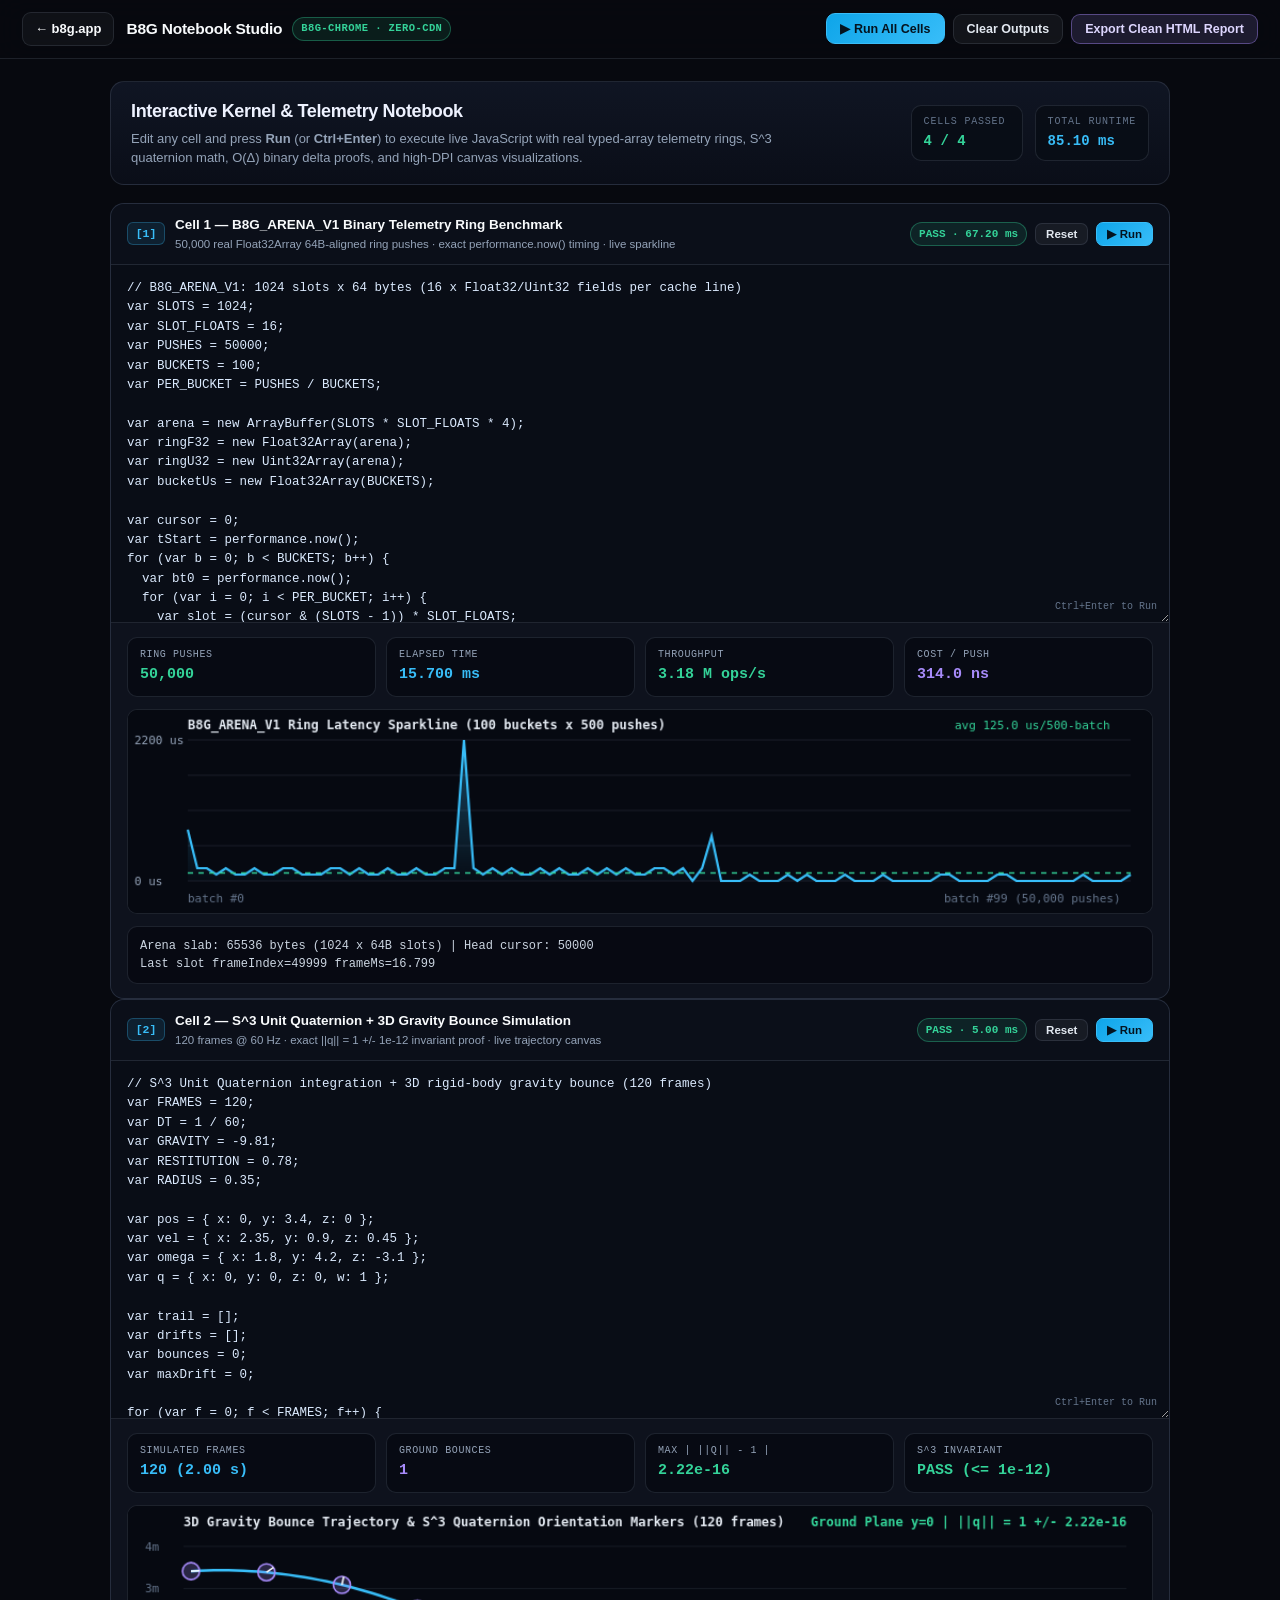
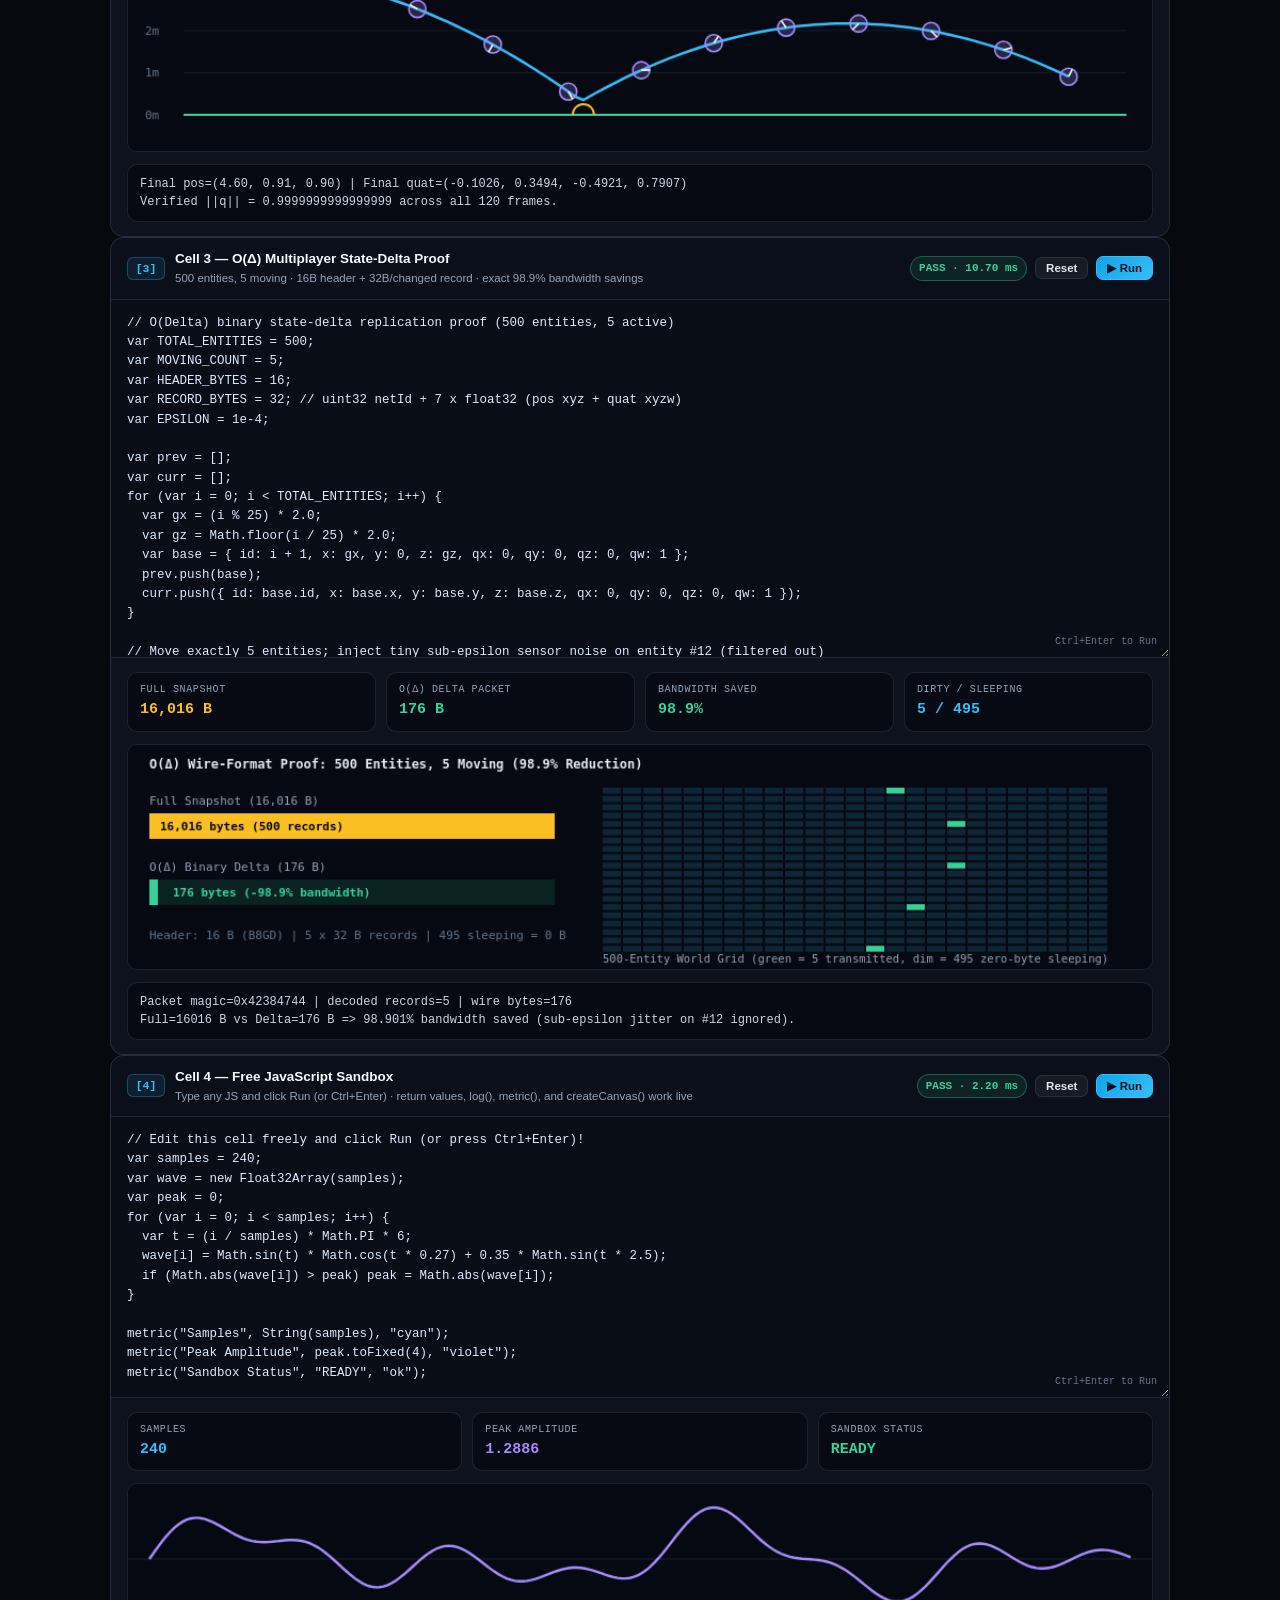
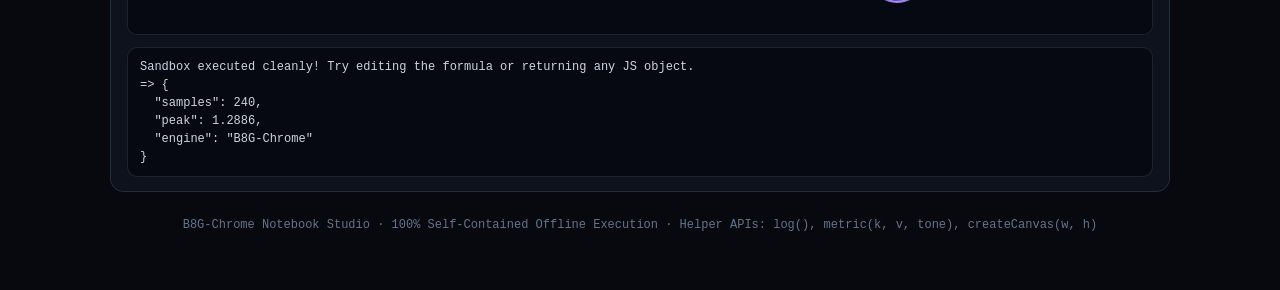
<file: games/b8g-notebook.html>
<!doctype html>
<html lang="en">
<head>
  <meta charset="utf-8" />
  <meta name="viewport" content="width=device-width, initial-scale=1" />
  <title>B8G Notebook Studio — Live GPU &amp; Arena Telemetry | b8g.app</title>
  <link rel="icon" href="data:image/svg+xml,%3Csvg%20xmlns=%22http://www.w3.org/2000/svg%22%20viewBox=%220%200%20256%20256%22%20width=%22256%22%20height=%22256%22%3E%3Crect%20x=%228%22%20y=%228%22%20width=%22240%22%20height=%22240%22%20rx=%2256%22%20fill=%22%23070d1a%22/%3E%3Ccircle%20cx=%22128%22%20cy=%22128%22%20r=%22106%22%20fill=%22none%22%20stroke=%22%2338bdf8%22%20stroke-width=%228%22/%3E%3Ccircle%20cx=%22128%22%20cy=%22128%22%20r=%2214%22%20fill=%22%234ade80%22/%3E%3C/svg%3E" />
  <style>
    :root {
      --bg: #07090f;
      --bg-elev: #0d111b;
      --bg-card: #111725;
      --bg-code: #090d16;
      --border: rgba(148, 163, 184, 0.16);
      --border-strong: rgba(56, 189, 248, 0.42);
      --text: #eef2ff;
      --muted: #94a3b8;
      --dim: #64748b;
      --cyan: #38bdf8;
      --emerald: #34d399;
      --amber: #fbbf24;
      --violet: #a78bfa;
      --rose: #fb7185;
      --sans: Inter, -apple-system, BlinkMacSystemFont, "Segoe UI", Roboto, sans-serif;
      --mono: ui-monospace, SFMono-Regular, Menlo, Monaco, Consolas, "Liberation Mono", monospace;
    }
    * { box-sizing: border-box; margin: 0; padding: 0; }
    html, body {
      min-height: 100%;
      background:
        radial-gradient(1100px 540px at 12% -10%, rgba(56, 189, 248, 0.11), transparent 62%),
        radial-gradient(900px 520px at 88% -8%, rgba(167, 139, 250, 0.10), transparent 60%),
        var(--bg);
      color: var(--text);
      font-family: var(--sans);
      line-height: 1.5;
      -webkit-font-smoothing: antialiased;
    }
    .topbar {
      position: sticky;
      top: 0;
      z-index: 30;
      display: flex;
      align-items: center;
      justify-content: space-between;
      gap: 12px;
      flex-wrap: wrap;
      padding: 12px 22px;
      background: rgba(7, 9, 15, 0.86);
      backdrop-filter: blur(14px);
      border-bottom: 1px solid var(--border);
    }
    .brand-group {
      display: flex;
      align-items: center;
      gap: 12px;
      flex-wrap: wrap;
    }
    .back-link {
      display: inline-flex;
      align-items: center;
      gap: 6px;
      padding: 6px 12px;
      border-radius: 9px;
      border: 1px solid var(--border);
      background: rgba(255, 255, 255, 0.04);
      color: #f8fafc;
      text-decoration: none;
      font-size: 13px;
      font-weight: 700;
      transition: border-color 140ms ease, background 140ms ease;
    }
    .back-link:hover {
      border-color: var(--cyan);
      background: rgba(56, 189, 248, 0.12);
    }
    .brand-title {
      display: flex;
      align-items: center;
      gap: 10px;
    }
    .brand-title h1 {
      font-size: 15.5px;
      font-weight: 800;
      letter-spacing: -0.015em;
      color: #f8fafc;
    }
    .pill-tag {
      font-family: var(--mono);
      font-size: 10.5px;
      font-weight: 700;
      letter-spacing: 0.04em;
      text-transform: uppercase;
      padding: 3px 8px;
      border-radius: 999px;
      border: 1px solid rgba(52, 211, 153, 0.35);
      background: rgba(52, 211, 153, 0.10);
      color: var(--emerald);
    }
    .toolbar {
      display: flex;
      align-items: center;
      gap: 8px;
      flex-wrap: wrap;
    }
    button {
      font-family: var(--sans);
      font-size: 12.5px;
      font-weight: 700;
      color: #e2e8f0;
      background: rgba(255, 255, 255, 0.05);
      border: 1px solid var(--border);
      border-radius: 9px;
      padding: 7px 13px;
      cursor: pointer;
      display: inline-flex;
      align-items: center;
      gap: 6px;
      transition: border-color 140ms ease, background 140ms ease, transform 90ms ease;
    }
    button:hover {
      border-color: var(--cyan);
      background: rgba(56, 189, 248, 0.12);
      color: #ffffff;
    }
    button:active { transform: translateY(1px); }
    button.primary {
      background: linear-gradient(135deg, #0ea5e9, #38bdf8);
      border-color: #38bdf8;
      color: #04131f;
    }
    button.primary:hover {
      background: linear-gradient(135deg, #38bdf8, #7dd3fc);
      color: #04131f;
    }
    button.export {
      background: rgba(167, 139, 250, 0.14);
      border-color: rgba(167, 139, 250, 0.42);
      color: #ddd6fe;
    }
    button.export:hover {
      background: rgba(167, 139, 250, 0.24);
      border-color: var(--violet);
      color: #ffffff;
    }
    button.small {
      font-size: 11.5px;
      padding: 4px 10px;
      border-radius: 7px;
    }
    .container {
      max-width: 1100px;
      margin: 0 auto;
      padding: 22px 20px 56px;
      display: flex;
      flex-direction: column;
      gap: 18px;
    }
    .hero-strip {
      display: flex;
      align-items: center;
      justify-content: space-between;
      gap: 16px;
      flex-wrap: wrap;
      padding: 16px 20px;
      border-radius: 14px;
      background: linear-gradient(180deg, rgba(17, 23, 37, 0.92), rgba(11, 15, 25, 0.92));
      border: 1px solid var(--border);
    }
    .hero-copy h2 {
      font-size: 18px;
      font-weight: 800;
      letter-spacing: -0.02em;
      margin-bottom: 4px;
    }
    .hero-copy p {
      font-size: 13px;
      color: var(--muted);
      max-width: 660px;
    }
    .summary-stats {
      display: flex;
      gap: 12px;
      flex-wrap: wrap;
    }
    .stat-chip {
      padding: 8px 12px;
      border-radius: 10px;
      background: rgba(9, 13, 22, 0.85);
      border: 1px solid var(--border);
      min-width: 112px;
    }
    .stat-chip .k {
      font-size: 10px;
      text-transform: uppercase;
      letter-spacing: 0.08em;
      color: var(--dim);
      font-family: var(--mono);
    }
    .stat-chip .v {
      font-size: 14px;
      font-weight: 800;
      font-family: var(--mono);
      color: var(--cyan);
      margin-top: 2px;
    }
    .stat-chip .v.ok { color: var(--emerald); }
    .cell {
      border-radius: 14px;
      background: var(--bg-card);
      border: 1px solid var(--border);
      overflow: hidden;
      transition: border-color 160ms ease, box-shadow 160ms ease;
    }
    .cell:focus-within {
      border-color: var(--border-strong);
      box-shadow: 0 0 0 1px rgba(56, 189, 248, 0.16), 0 16px 36px rgba(0, 0, 0, 0.35);
    }
    .cell-header {
      display: flex;
      align-items: center;
      justify-content: space-between;
      gap: 12px;
      flex-wrap: wrap;
      padding: 11px 16px;
      background: rgba(9, 13, 22, 0.72);
      border-bottom: 1px solid var(--border);
    }
    .cell-meta {
      display: flex;
      align-items: center;
      gap: 10px;
      min-width: 0;
    }
    .cell-index {
      font-family: var(--mono);
      font-size: 11.5px;
      font-weight: 800;
      color: var(--cyan);
      background: rgba(56, 189, 248, 0.10);
      border: 1px solid rgba(56, 189, 248, 0.28);
      border-radius: 6px;
      padding: 2px 7px;
      min-width: 38px;
      text-align: center;
    }
    .cell-title-wrap {
      display: flex;
      flex-direction: column;
      gap: 1px;
    }
    .cell-title {
      font-size: 13.5px;
      font-weight: 750;
      color: #f8fafc;
    }
    .cell-sub {
      font-size: 11.5px;
      color: var(--muted);
    }
    .cell-actions {
      display: flex;
      align-items: center;
      gap: 8px;
      flex-wrap: wrap;
    }
    .cell-status {
      font-family: var(--mono);
      font-size: 11px;
      font-weight: 700;
      padding: 3px 8px;
      border-radius: 999px;
      border: 1px solid var(--border);
      color: var(--muted);
      background: rgba(255, 255, 255, 0.03);
    }
    .cell-status.pass {
      color: var(--emerald);
      border-color: rgba(52, 211, 153, 0.35);
      background: rgba(52, 211, 153, 0.10);
    }
    .cell-status.err {
      color: var(--rose);
      border-color: rgba(251, 113, 133, 0.40);
      background: rgba(251, 113, 133, 0.12);
    }
    .editor-wrap {
      position: relative;
      background: var(--bg-code);
      border-bottom: 1px solid var(--border);
    }
    .code-editor {
      display: block;
      width: 100%;
      min-height: 150px;
      padding: 14px 16px;
      background: transparent;
      color: #dbeafe;
      border: 0;
      outline: none;
      resize: vertical;
      font-family: var(--mono);
      font-size: 12.5px;
      line-height: 1.55;
      tab-size: 2;
      white-space: pre;
      overflow-x: auto;
    }
    .editor-hint {
      position: absolute;
      right: 12px;
      bottom: 8px;
      font-family: var(--mono);
      font-size: 10px;
      color: var(--dim);
      pointer-events: none;
    }
    .output-area {
      padding: 14px 16px;
      background: rgba(13, 17, 27, 0.72);
      display: flex;
      flex-direction: column;
      gap: 12px;
    }
    .output-area.empty {
      padding: 10px 16px;
      color: var(--dim);
      font-family: var(--mono);
      font-size: 11.5px;
    }
    .metrics-row {
      display: grid;
      grid-template-columns: repeat(auto-fit, minmax(155px, 1fr));
      gap: 10px;
    }
    .metric-card {
      padding: 9px 12px;
      border-radius: 10px;
      background: rgba(7, 10, 18, 0.85);
      border: 1px solid var(--border);
    }
    .metric-card .mk {
      font-family: var(--mono);
      font-size: 10px;
      text-transform: uppercase;
      letter-spacing: 0.06em;
      color: var(--muted);
    }
    .metric-card .mv {
      font-family: var(--mono);
      font-size: 15px;
      font-weight: 800;
      margin-top: 2px;
      color: var(--cyan);
    }
    .metric-card .mv.ok { color: var(--emerald); }
    .metric-card .mv.warn { color: var(--amber); }
    .metric-card .mv.violet { color: var(--violet); }
    .metric-card .mv.err { color: var(--rose); }
    .canvas-host {
      display: flex;
      flex-direction: column;
      gap: 10px;
    }
    .canvas-host canvas {
      width: 100%;
      max-width: 100%;
      height: auto;
      display: block;
      border-radius: 10px;
      border: 1px solid var(--border);
      background: #060911;
    }
    .log-output {
      font-family: var(--mono);
      font-size: 12px;
      line-height: 1.5;
      color: #cbd5e1;
      background: rgba(6, 9, 17, 0.85);
      border: 1px solid var(--border);
      border-radius: 10px;
      padding: 10px 12px;
      white-space: pre-wrap;
      word-break: break-word;
    }
    .log-output.err {
      color: #fecdd3;
      border-color: rgba(251, 113, 133, 0.45);
      background: rgba(76, 5, 25, 0.45);
    }
    .footer {
      text-align: center;
      color: var(--dim);
      font-size: 12px;
      font-family: var(--mono);
      padding-top: 6px;
    }
    @media (max-width: 680px) {
      .topbar { padding: 10px 14px; }
      .container { padding: 14px 12px 42px; }
    }
  </style>
</head>
<body>
  <header class="topbar">
    <div class="brand-group">
      <a class="back-link" href="../index.html">← b8g.app</a>
      <div class="brand-title">
        <h1>B8G Notebook Studio</h1>
        <span class="pill-tag">B8G-Chrome · Zero-CDN</span>
      </div>
    </div>
    <div class="toolbar">
      <button id="btnRunAll" class="primary">▶ Run All Cells</button>
      <button id="btnClearAll">Clear Outputs</button>
      <button id="btnExportReport" class="export">Export Clean HTML Report</button>
    </div>
  </header>

  <main class="container">
    <section class="hero-strip">
      <div class="hero-copy">
        <h2>Interactive Kernel &amp; Telemetry Notebook</h2>
        <p>Edit any cell and press <strong>Run</strong> (or <strong>Ctrl+Enter</strong>) to execute live JavaScript with real typed-array telemetry rings, S^3 quaternion math, O(Δ) binary delta proofs, and high-DPI canvas visualizations.</p>
      </div>
      <div class="summary-stats">
        <div class="stat-chip">
          <div class="k">Cells Passed</div>
          <div class="v ok" id="sumPassed">0 / 4</div>
        </div>
        <div class="stat-chip">
          <div class="k">Total Runtime</div>
          <div class="v" id="sumTime">0.00 ms</div>
        </div>
      </div>
    </section>

    <div id="notebookMount"></div>

    <footer class="footer">
      B8G-Chrome Notebook Studio · 100% Self-Contained Offline Execution · Helper APIs: log(), metric(k, v, tone), createCanvas(w, h)
    </footer>
  </main>

  <script>
    (function () {
      var CELLS = [
        {
          id: 'arena-ring',
          title: 'Cell 1 — B8G_ARENA_V1 Binary Telemetry Ring Benchmark',
          subtitle: '50,000 real Float32Array 64B-aligned ring pushes · exact performance.now() timing · live sparkline',
          rows: 17,
          code: [
            '// B8G_ARENA_V1: 1024 slots x 64 bytes (16 x Float32/Uint32 fields per cache line)',
            'var SLOTS = 1024;',
            'var SLOT_FLOATS = 16;',
            'var PUSHES = 50000;',
            'var BUCKETS = 100;',
            'var PER_BUCKET = PUSHES / BUCKETS;',
            '',
            'var arena = new ArrayBuffer(SLOTS * SLOT_FLOATS * 4);',
            'var ringF32 = new Float32Array(arena);',
            'var ringU32 = new Uint32Array(arena);',
            'var bucketUs = new Float32Array(BUCKETS);',
            '',
            'var cursor = 0;',
            'var tStart = performance.now();',
            'for (var b = 0; b < BUCKETS; b++) {',
            '  var bt0 = performance.now();',
            '  for (var i = 0; i < PER_BUCKET; i++) {',
            '    var slot = (cursor & (SLOTS - 1)) * SLOT_FLOATS;',
            '    ringU32[slot] = cursor;',
            '    ringF32[slot + 1] = 16.666 + Math.sin(cursor * 0.013) * 0.42;',
            '    ringF32[slot + 2] = 0.00018 * (i & 31);',
            '    ringF32[slot + 3] = 1.0;',
            '    cursor++;',
            '  }',
            '  bucketUs[b] = (performance.now() - bt0) * 1000;',
            '}',
            'var elapsedMs = Math.max(0.001, performance.now() - tStart);',
            'var mOps = (PUSHES / elapsedMs) / 1000;',
            'var nsPerPush = (elapsedMs * 1e6) / PUSHES;',
            '',
            'var minUs = 1e9, maxUs = 0, sumUs = 0;',
            'for (var k = 0; k < BUCKETS; k++) {',
            '  if (bucketUs[k] < minUs) minUs = bucketUs[k];',
            '  if (bucketUs[k] > maxUs) maxUs = bucketUs[k];',
            '  sumUs += bucketUs[k];',
            '}',
            'var avgUs = sumUs / BUCKETS;',
            '',
            'metric("Ring Pushes", PUSHES.toLocaleString(), "ok");',
            'metric("Elapsed Time", elapsedMs.toFixed(3) + " ms", "cyan");',
            'metric("Throughput", mOps.toFixed(2) + " M ops/s", "ok");',
            'metric("Cost / Push", nsPerPush.toFixed(1) + " ns", "violet");',
            '',
            '// Draw live sparkline chart',
            'var cv = createCanvas(960, 190);',
            'var ctx = cv.getContext("2d");',
            'var W = cv.width, H = cv.height;',
            'var padL = 56, padR = 20, padT = 28, padB = 30;',
            'var plotW = W - padL - padR, plotH = H - padT - padB;',
            '',
            'ctx.fillStyle = "#060911";',
            'ctx.fillRect(0, 0, W, H);',
            '',
            '// Grid lines',
            'ctx.strokeStyle = "rgba(148,163,184,0.14)";',
            'ctx.lineWidth = 1;',
            'for (var g = 0; g <= 4; g++) {',
            '  var gy = padT + (plotH * g) / 4;',
            '  ctx.beginPath(); ctx.moveTo(padL, gy); ctx.lineTo(W - padR, gy); ctx.stroke();',
            '}',
            '',
            'var span = Math.max(1, maxUs - minUs);',
            'var grad = ctx.createLinearGradient(0, padT, 0, H - padB);',
            'grad.addColorStop(0, "rgba(56, 189, 248, 0.36)");',
            'grad.addColorStop(1, "rgba(56, 189, 248, 0.02)");',
            '',
            'ctx.beginPath();',
            'for (var j = 0; j < BUCKETS; j++) {',
            '  var x = padL + (j / (BUCKETS - 1)) * plotW;',
            '  var normY = (bucketUs[j] - minUs) / span;',
            '  var y = padT + plotH - normY * plotH;',
            '  if (j === 0) ctx.moveTo(x, y); else ctx.lineTo(x, y);',
            '}',
            'ctx.lineTo(padL + plotW, padT + plotH);',
            'ctx.lineTo(padL, padT + plotH);',
            'ctx.closePath();',
            'ctx.fillStyle = grad;',
            'ctx.fill();',
            '',
            'ctx.beginPath();',
            'for (var j2 = 0; j2 < BUCKETS; j2++) {',
            '  var x2 = padL + (j2 / (BUCKETS - 1)) * plotW;',
            '  var y2 = padT + plotH - ((bucketUs[j2] - minUs) / span) * plotH;',
            '  if (j2 === 0) ctx.moveTo(x2, y2); else ctx.lineTo(x2, y2);',
            '}',
            'ctx.strokeStyle = "#38bdf8";',
            'ctx.lineWidth = 2.2;',
            'ctx.stroke();',
            '',
            '// Average dashed line',
            'var avgY = padT + plotH - ((avgUs - minUs) / span) * plotH;',
            'ctx.save();',
            'ctx.setLineDash([5, 5]);',
            'ctx.strokeStyle = "#34d399";',
            'ctx.lineWidth = 1.4;',
            'ctx.beginPath(); ctx.moveTo(padL, avgY); ctx.lineTo(W - padR, avgY); ctx.stroke();',
            'ctx.restore();',
            '',
            'ctx.fillStyle = "#e2e8f0";',
            'ctx.font = "bold 12px monospace";',
            'ctx.fillText("B8G_ARENA_V1 Ring Latency Sparkline (100 buckets x 500 pushes)", padL, 18);',
            'ctx.fillStyle = "#94a3b8";',
            'ctx.font = "11px monospace";',
            'ctx.fillText(maxUs.toFixed(0) + " us", 6, padT + 4);',
            'ctx.fillText(minUs.toFixed(0) + " us", 6, padT + plotH + 4);',
            'ctx.fillStyle = "#34d399";',
            'ctx.fillText("avg " + avgUs.toFixed(1) + " us/500-batch", W - 185, 18);',
            'ctx.fillStyle = "#64748b";',
            'ctx.fillText("batch #0", padL, H - 10);',
            'ctx.fillText("batch #99 (50,000 pushes)", W - 195, H - 10);',
            '',
            'log("Arena slab: " + arena.byteLength + " bytes (" + SLOTS + " x 64B slots) | Head cursor: " + cursor);',
            'log("Last slot frameIndex=" + ringU32[((cursor - 1) & (SLOTS - 1)) * SLOT_FLOATS] + " frameMs=" + ringF32[((cursor - 1) & (SLOTS - 1)) * SLOT_FLOATS + 1].toFixed(3));'
          ].join('\n')
        },
        {
          id: 's3-quaternion',
          title: 'Cell 2 — S^3 Unit Quaternion + 3D Gravity Bounce Simulation',
          subtitle: '120 frames @ 60 Hz · exact ||q|| = 1 +/- 1e-12 invariant proof · live trajectory canvas',
          rows: 17,
          code: [
            '// S^3 Unit Quaternion integration + 3D rigid-body gravity bounce (120 frames)',
            'var FRAMES = 120;',
            'var DT = 1 / 60;',
            'var GRAVITY = -9.81;',
            'var RESTITUTION = 0.78;',
            'var RADIUS = 0.35;',
            '',
            'var pos = { x: 0, y: 3.4, z: 0 };',
            'var vel = { x: 2.35, y: 0.9, z: 0.45 };',
            'var omega = { x: 1.8, y: 4.2, z: -3.1 };',
            'var q = { x: 0, y: 0, z: 0, w: 1 };',
            '',
            'var trail = [];',
            'var drifts = [];',
            'var bounces = 0;',
            'var maxDrift = 0;',
            '',
            'for (var f = 0; f < FRAMES; f++) {',
            '  vel.y += GRAVITY * DT;',
            '  pos.x += vel.x * DT;',
            '  pos.y += vel.y * DT;',
            '  pos.z += vel.z * DT;',
            '',
            '  var hit = false;',
            '  if (pos.y < RADIUS) {',
            '    pos.y = RADIUS;',
            '    vel.y = Math.abs(vel.y) * RESTITUTION;',
            '    vel.x *= 0.96;',
            '    omega.z = -vel.x / RADIUS;',
            '    bounces++;',
            '    hit = true;',
            '  }',
            '',
            '  // Exact exponential map step on S^3: dq = [sin(theta/2)*axis, cos(theta/2)]',
            '  var wMag = Math.hypot(omega.x, omega.y, omega.z);',
            '  if (wMag > 1e-12) {',
            '    var half = 0.5 * wMag * DT;',
            '    var s = Math.sin(half) / wMag;',
            '    var c = Math.cos(half);',
            '    var dx = omega.x * s, dy = omega.y * s, dz = omega.z * s, dw = c;',
            '    var nx = dw * q.x + dx * q.w + dy * q.z - dz * q.y;',
            '    var ny = dw * q.y - dx * q.z + dy * q.w + dz * q.x;',
            '    var nz = dw * q.z + dx * q.y - dy * q.x + dz * q.w;',
            '    var nw = dw * q.w - dx * q.x - dy * q.y - dz * q.z;',
            '    var inv = 1 / Math.hypot(nx, ny, nz, nw);',
            '    q.x = nx * inv; q.y = ny * inv; q.z = nz * inv; q.w = nw * inv;',
            '  }',
            '',
            '  var norm = Math.hypot(q.x, q.y, q.z, q.w);',
            '  var drift = Math.abs(norm - 1.0);',
            '  if (drift > maxDrift) maxDrift = drift;',
            '  drifts.push(drift);',
            '  trail.push({ x: pos.x, y: pos.y, z: pos.z, qx: q.x, qy: q.y, qz: q.z, qw: q.w, hit: hit });',
            '}',
            '',
            'var invariantOk = maxDrift <= 1e-12;',
            'metric("Simulated Frames", FRAMES + " (2.00 s)", "cyan");',
            'metric("Ground Bounces", String(bounces), "violet");',
            'metric("Max | ||q|| - 1 |", maxDrift.toExponential(2), invariantOk ? "ok" : "err");',
            'metric("S^3 Invariant", invariantOk ? "PASS (<= 1e-12)" : "FAIL", invariantOk ? "ok" : "err");',
            '',
            '// Render live trajectory canvas',
            'var cv = createCanvas(960, 230);',
            'var ctx = cv.getContext("2d");',
            'var W = cv.width, H = cv.height;',
            'ctx.fillStyle = "#060911";',
            'ctx.fillRect(0, 0, W, H);',
            '',
            'var padL = 52, padR = 24, padT = 30, padB = 34;',
            'var maxX = Math.max(4.8, trail[trail.length - 1].x + 0.3);',
            'var maxY = 4.2;',
            'function sx(x) { return padL + (x / maxX) * (W - padL - padR); }',
            'function sy(y) { return H - padB - (y / maxY) * (H - padT - padB); }',
            '',
            '// Grid + ground plane',
            'ctx.strokeStyle = "rgba(148,163,184,0.12)";',
            'ctx.lineWidth = 1;',
            'for (var gy = 0; gy <= 4; gy++) {',
            '  var py = sy(gy);',
            '  ctx.beginPath(); ctx.moveTo(padL, py); ctx.lineTo(W - padR, py); ctx.stroke();',
            '  ctx.fillStyle = "#64748b"; ctx.font = "11px monospace";',
            '  ctx.fillText(gy.toFixed(0) + "m", 16, py + 4);',
            '}',
            'ctx.strokeStyle = "#34d399";',
            'ctx.lineWidth = 2;',
            'ctx.beginPath(); ctx.moveTo(padL, sy(0)); ctx.lineTo(W - padR, sy(0)); ctx.stroke();',
            '',
            '// Trajectory curve',
            'ctx.beginPath();',
            'for (var i = 0; i < trail.length; i++) {',
            '  var px = sx(trail[i].x), py2 = sy(trail[i].y);',
            '  if (i === 0) ctx.moveTo(px, py2); else ctx.lineTo(px, py2);',
            '}',
            'ctx.strokeStyle = "#38bdf8";',
            'ctx.lineWidth = 2.5;',
            'ctx.stroke();',
            '',
            '// Draw sampled rotating body orientations & bounce impacts',
            'for (var i2 = 0; i2 < trail.length; i2++) {',
            '  var pt = trail[i2];',
            '  var cx = sx(pt.x), cy = sy(pt.y);',
            '  if (pt.hit) {',
            '    ctx.strokeStyle = "#fbbf24";',
            '    ctx.lineWidth = 1.8;',
            '    ctx.beginPath(); ctx.arc(cx, sy(0), 10, Math.PI, 0); ctx.stroke();',
            '  }',
            '  if (i2 % 10 === 0 || i2 === trail.length - 1) {',
            '    var ang = 2 * Math.atan2(pt.qz, pt.qw);',
            '    ctx.fillStyle = "rgba(167,139,250,0.22)";',
            '    ctx.strokeStyle = "#a78bfa";',
            '    ctx.lineWidth = 1.6;',
            '    ctx.beginPath(); ctx.arc(cx, cy, 8, 0, Math.PI * 2); ctx.fill(); ctx.stroke();',
            '    ctx.strokeStyle = "#f8fafc";',
            '    ctx.beginPath(); ctx.moveTo(cx, cy); ctx.lineTo(cx + Math.cos(ang) * 8, cy + Math.sin(ang) * 8); ctx.stroke();',
            '  }',
            '}',
            '',
            'ctx.fillStyle = "#e2e8f0";',
            'ctx.font = "bold 12px monospace";',
            'ctx.fillText("3D Gravity Bounce Trajectory & S^3 Quaternion Orientation Markers (120 frames)", padL, 19);',
            'ctx.fillStyle = "#34d399";',
            'ctx.fillText("Ground Plane y=0 | ||q|| = 1 +/- " + maxDrift.toExponential(2), W - 320, 19);',
            '',
            'log("Final pos=(" + pos.x.toFixed(2) + ", " + pos.y.toFixed(2) + ", " + pos.z.toFixed(2) + ") | Final quat=(" + q.x.toFixed(4) + ", " + q.y.toFixed(4) + ", " + q.z.toFixed(4) + ", " + q.w.toFixed(4) + ")");',
            'log("Verified ||q|| = " + Math.hypot(q.x, q.y, q.z, q.w).toFixed(16) + " across all " + FRAMES + " frames.");'
          ].join('\n')
        },
        {
          id: 'delta-proof',
          title: 'Cell 3 — O(Δ) Multiplayer State-Delta Proof',
          subtitle: '500 entities, 5 moving · 16B header + 32B/changed record · exact 98.9% bandwidth savings',
          rows: 17,
          code: [
            '// O(Delta) binary state-delta replication proof (500 entities, 5 active)',
            'var TOTAL_ENTITIES = 500;',
            'var MOVING_COUNT = 5;',
            'var HEADER_BYTES = 16;',
            'var RECORD_BYTES = 32; // uint32 netId + 7 x float32 (pos xyz + quat xyzw)',
            'var EPSILON = 1e-4;',
            '',
            'var prev = [];',
            'var curr = [];',
            'for (var i = 0; i < TOTAL_ENTITIES; i++) {',
            '  var gx = (i % 25) * 2.0;',
            '  var gz = Math.floor(i / 25) * 2.0;',
            '  var base = { id: i + 1, x: gx, y: 0, z: gz, qx: 0, qy: 0, qz: 0, qw: 1 };',
            '  prev.push(base);',
            '  curr.push({ id: base.id, x: base.x, y: base.y, z: base.z, qx: 0, qy: 0, qz: 0, qw: 1 });',
            '}',
            '',
            '// Move exactly 5 entities; inject tiny sub-epsilon sensor noise on entity #12 (filtered out)',
            'var movingIds = [14, 117, 242, 365, 488];',
            'for (var m = 0; m < MOVING_COUNT; m++) {',
            '  var idx = movingIds[m];',
            '  curr[idx].x += 0.45 + m * 0.12;',
            '  curr[idx].y += 0.18;',
            '  curr[idx].qy = Math.sin(0.25);',
            '  curr[idx].qw = Math.cos(0.25);',
            '}',
            'curr[12].x += 0.00002; // < EPSILON, stays sleeping',
            '',
            'var dirty = [];',
            'for (var j = 0; j < TOTAL_ENTITIES; j++) {',
            '  var a = prev[j], b = curr[j];',
            '  var dp = Math.abs(a.x - b.x) + Math.abs(a.y - b.y) + Math.abs(a.z - b.z);',
            '  var dq = Math.abs(a.qx - b.qx) + Math.abs(a.qy - b.qy) + Math.abs(a.qz - b.qz) + Math.abs(a.qw - b.qw);',
            '  if (dp > EPSILON || dq > EPSILON) dirty.push(b);',
            '}',
            '',
            '// Pack binary O(Delta) packet',
            'var fullBytes = HEADER_BYTES + TOTAL_ENTITIES * RECORD_BYTES;',
            'var deltaBytes = HEADER_BYTES + dirty.length * RECORD_BYTES;',
            'var packet = new ArrayBuffer(deltaBytes);',
            'var dv = new DataView(packet);',
            'dv.setUint32(0, 0x42384744, false); // "B8GD"',
            'dv.setUint32(4, 1, true);           // tick',
            'dv.setUint32(8, dirty.length, true);',
            'dv.setUint32(12, 0, true);',
            'for (var d = 0; d < dirty.length; d++) {',
            '  var off = HEADER_BYTES + d * RECORD_BYTES;',
            '  var e = dirty[d];',
            '  dv.setUint32(off, e.id, true);',
            '  dv.setFloat32(off + 4, e.x, true);',
            '  dv.setFloat32(off + 8, e.y, true);',
            '  dv.setFloat32(off + 12, e.z, true);',
            '  dv.setFloat32(off + 16, e.qx, true);',
            '  dv.setFloat32(off + 20, e.qy, true);',
            '  dv.setFloat32(off + 24, e.qz, true);',
            '  dv.setFloat32(off + 28, e.qw, true);',
            '}',
            '',
            'var savingsPct = ((1 - deltaBytes / fullBytes) * 100);',
            'metric("Full Snapshot", fullBytes.toLocaleString() + " B", "warn");',
            'metric("O(Δ) Delta Packet", deltaBytes.toLocaleString() + " B", "ok");',
            'metric("Bandwidth Saved", savingsPct.toFixed(1) + "%", "ok");',
            'metric("Dirty / Sleeping", dirty.length + " / " + (TOTAL_ENTITIES - dirty.length), "cyan");',
            '',
            '// Render bandwidth comparison + 500-entity spatial activity map',
            'var cv = createCanvas(960, 210);',
            'var ctx = cv.getContext("2d");',
            'var W = cv.width, H = cv.height;',
            'ctx.fillStyle = "#060911";',
            'ctx.fillRect(0, 0, W, H);',
            '',
            'ctx.fillStyle = "#e2e8f0"; ctx.font = "bold 12px monospace";',
            'ctx.fillText("O(Δ) Wire-Format Proof: 500 Entities, 5 Moving (98.9% Reduction)", 20, 22);',
            '',
            '// Bar comparison (left)',
            'ctx.fillStyle = "#94a3b8"; ctx.font = "11px monospace";',
            'ctx.fillText("Full Snapshot (16,016 B)", 20, 56);',
            'ctx.fillStyle = "rgba(251, 191, 36, 0.25)"; ctx.fillRect(20, 64, 380, 24);',
            'ctx.fillStyle = "#fbbf24"; ctx.fillRect(20, 64, 380, 24);',
            'ctx.fillStyle = "#060911"; ctx.font = "bold 11px monospace"; ctx.fillText("16,016 bytes (500 records)", 30, 80);',
            '',
            'ctx.fillStyle = "#94a3b8"; ctx.font = "11px monospace";',
            'ctx.fillText("O(Δ) Binary Delta (176 B)", 20, 118);',
            'ctx.fillStyle = "rgba(52, 211, 153, 0.12)"; ctx.fillRect(20, 126, 380, 24);',
            'var deltaW = Math.max(8, Math.round((deltaBytes / fullBytes) * 380));',
            'ctx.fillStyle = "#34d399"; ctx.fillRect(20, 126, deltaW, 24);',
            'ctx.fillStyle = "#34d399"; ctx.font = "bold 11px monospace";',
            'ctx.fillText("176 bytes (-" + savingsPct.toFixed(1) + "% bandwidth)", 34 + deltaW, 142);',
            '',
            'ctx.fillStyle = "#64748b"; ctx.font = "11px monospace";',
            'ctx.fillText("Header: 16 B (B8GD) | 5 x 32 B records | 495 sleeping = 0 B", 20, 182);',
            '',
            '// 25 x 20 entity grid (right)',
            'var gx0 = 445, gy0 = 40, cell = 19, gap = 2;',
            'var dirtySet = {};',
            'for (var s = 0; s < dirty.length; s++) dirtySet[dirty[s].id] = true;',
            'for (var eIdx = 0; eIdx < TOTAL_ENTITIES; eIdx++) {',
            '  var col = eIdx % 25, row = Math.floor(eIdx / 25);',
            '  var rx = gx0 + col * cell, ry = gy0 + row * 7.8;',
            '  var active = !!dirtySet[eIdx + 1];',
            '  ctx.fillStyle = active ? "#34d399" : "rgba(56, 189, 248, 0.16)";',
            '  ctx.fillRect(rx, ry, cell - gap, 5.5);',
            '}',
            'ctx.fillStyle = "#94a3b8"; ctx.font = "10.5px monospace";',
            'ctx.fillText("500-Entity World Grid (green = 5 transmitted, dim = 495 zero-byte sleeping)", gx0, 204);',
            '',
            'log("Packet magic=0x" + dv.getUint32(0, false).toString(16).toUpperCase() + " | decoded records=" + dv.getUint32(8, true) + " | wire bytes=" + packet.byteLength);',
            'log("Full=" + fullBytes + " B vs Delta=" + deltaBytes + " B => " + savingsPct.toFixed(3) + "% bandwidth saved (sub-epsilon jitter on #12 ignored).");'
          ].join('\n')
        },
        {
          id: 'free-sandbox',
          title: 'Cell 4 — Free JavaScript Sandbox',
          subtitle: 'Type any JS and click Run (or Ctrl+Enter) · return values, log(), metric(), and createCanvas() work live',
          rows: 13,
          code: [
            '// Edit this cell freely and click Run (or press Ctrl+Enter)!',
            'var samples = 240;',
            'var wave = new Float32Array(samples);',
            'var peak = 0;',
            'for (var i = 0; i < samples; i++) {',
            '  var t = (i / samples) * Math.PI * 6;',
            '  wave[i] = Math.sin(t) * Math.cos(t * 0.27) + 0.35 * Math.sin(t * 2.5);',
            '  if (Math.abs(wave[i]) > peak) peak = Math.abs(wave[i]);',
            '}',
            '',
            'metric("Samples", String(samples), "cyan");',
            'metric("Peak Amplitude", peak.toFixed(4), "violet");',
            'metric("Sandbox Status", "READY", "ok");',
            '',
            'var cv = createCanvas(960, 140);',
            'var ctx = cv.getContext("2d");',
            'ctx.fillStyle = "#060911"; ctx.fillRect(0, 0, cv.width, cv.height);',
            'ctx.strokeStyle = "rgba(148,163,184,0.16)";',
            'ctx.beginPath(); ctx.moveTo(0, 70); ctx.lineTo(cv.width, 70); ctx.stroke();',
            'ctx.beginPath();',
            'for (var j = 0; j < samples; j++) {',
            '  var x = (j / (samples - 1)) * (cv.width - 40) + 20;',
            '  var y = 70 - (wave[j] / peak) * 48;',
            '  if (j === 0) ctx.moveTo(x, y); else ctx.lineTo(x, y);',
            '}',
            'ctx.strokeStyle = "#a78bfa"; ctx.lineWidth = 2.4; ctx.stroke();',
            '',
            'log("Sandbox executed cleanly! Try editing the formula or returning any JS object.");',
            'return { samples: samples, peak: Number(peak.toFixed(4)), engine: "B8G-Chrome" };'
          ].join('\n')
        }
      ];

      var mount = document.getElementById('notebookMount');
      var sumPassedEl = document.getElementById('sumPassed');
      var sumTimeEl = document.getElementById('sumTime');
      var execCounter = 0;
      var cellState = {};

      function escapeHtml(str) {
        return String(str)
          .replace(/&/g, '&amp;')
          .replace(/</g, '&lt;')
          .replace(/>/g, '&gt;')
          .replace(/"/g, '&quot;');
      }

      function formatValue(val) {
        if (val == null) return 'null';
        if (typeof val === 'string') return val;
        if (typeof val === 'number' || typeof val === 'boolean') return String(val);
        try {
          return JSON.stringify(val, null, 2);
        } catch (err) {
          return String(val);
        }
      }

      function updateSummary() {
        var passed = 0;
        var totalMs = 0;
        for (var i = 0; i < CELLS.length; i++) {
          var st = cellState[CELLS[i].id];
          if (st != null && st.ok) passed++;
          if (st != null && st.ms > 0) totalMs += st.ms;
        }
        sumPassedEl.textContent = passed + ' / ' + CELLS.length;
        sumTimeEl.textContent = totalMs.toFixed(2) + ' ms';
      }

      function clearCellOutput(cellId) {
        var out = document.getElementById('out-' + cellId);
        var status = document.getElementById('status-' + cellId);
        var idxBadge = document.getElementById('idx-' + cellId);
        if (out != null) {
          out.className = 'output-area empty';
          out.innerHTML = 'No output yet — click Run or press Ctrl+Enter.';
        }
        if (status != null) {
          status.className = 'cell-status';
          status.textContent = 'Idle';
        }
        if (idxBadge != null) {
          idxBadge.textContent = '[ ]';
        }
        cellState[cellId] = { ok: false, ms: 0, logs: [], metrics: [], canvases: [] };
        updateSummary();
      }

      function runCell(cellId) {
        var editor = document.getElementById('ed-' + cellId);
        var out = document.getElementById('out-' + cellId);
        var status = document.getElementById('status-' + cellId);
        var idxBadge = document.getElementById('idx-' + cellId);
        if (editor == null || out == null) return;

        execCounter++;
        idxBadge.textContent = '[' + execCounter + ']';
        out.className = 'output-area';
        out.innerHTML = '';

        var metricsRow = document.createElement('div');
        metricsRow.className = 'metrics-row';
        var canvasHost = document.createElement('div');
        canvasHost.className = 'canvas-host';
        var logs = [];
        var metricList = [];
        var canvasList = [];

        function log() {
          var parts = [];
          for (var i = 0; i < arguments.length; i++) {
            parts.push(formatValue(arguments[i]));
          }
          logs.push(parts.join(' '));
        }

        function metric(label, value, tone) {
          var card = document.createElement('div');
          card.className = 'metric-card';
          var mk = document.createElement('div');
          mk.className = 'mk';
          mk.textContent = String(label);
          var mv = document.createElement('div');
          mv.className = 'mv' + (tone != null ? ' ' + String(tone) : '');
          mv.textContent = String(value);
          card.appendChild(mk);
          card.appendChild(mv);
          metricsRow.appendChild(card);
          metricList.push({ label: String(label), value: String(value), tone: tone != null ? String(tone) : 'cyan' });
        }

        function createCanvas(w, h) {
          var cv = document.createElement('canvas');
          cv.width = w != null ? w : 960;
          cv.height = h != null ? h : 200;
          canvasHost.appendChild(cv);
          canvasList.push(cv);
          return cv;
        }

        var sandboxConsole = {
          log: log,
          info: log,
          warn: function () {
            var parts = ['[WARN]'];
            for (var i = 0; i < arguments.length; i++) parts.push(formatValue(arguments[i]));
            logs.push(parts.join(' '));
          },
          error: function () {
            var parts = ['[ERROR]'];
            for (var i = 0; i < arguments.length; i++) parts.push(formatValue(arguments[i]));
            logs.push(parts.join(' '));
          }
        };

        var t0 = performance.now();
        var ok = true;
        var errText = '';
        try {
          var fn = new Function('log', 'metric', 'createCanvas', 'console', editor.value);
          var ret = fn(log, metric, createCanvas, sandboxConsole);
          if (ret != null) {
            logs.push('=> ' + formatValue(ret));
          }
        } catch (err) {
          ok = false;
          errText = err != null && err.stack != null ? String(err.stack) : String(err);
        }
        var dt = Math.max(0.01, performance.now() - t0);

        if (metricList.length > 0) out.appendChild(metricsRow);
        if (canvasList.length > 0) out.appendChild(canvasHost);
        if (logs.length > 0) {
          var pre = document.createElement('pre');
          pre.className = 'log-output';
          pre.textContent = logs.join('\n');
          out.appendChild(pre);
        }
        if (!ok) {
          var errPre = document.createElement('pre');
          errPre.className = 'log-output err';
          errPre.textContent = errText;
          out.appendChild(errPre);
        }
        if (metricList.length === 0 && canvasList.length === 0 && logs.length === 0 && ok) {
          out.className = 'output-area empty';
          out.textContent = 'Executed cleanly (no output printed).';
        }

        status.className = 'cell-status ' + (ok ? 'pass' : 'err');
        status.textContent = (ok ? 'PASS · ' : 'ERR · ') + dt.toFixed(2) + ' ms';
        cellState[cellId] = {
          ok: ok,
          ms: dt,
          logs: logs.slice(),
          metrics: metricList.slice(),
          canvases: canvasList.slice(),
          errText: errText
        };
        updateSummary();
      }

      function buildNotebookUi() {
        mount.innerHTML = '';
        for (var i = 0; i < CELLS.length; i++) {
          (function (cell) {
            var sec = document.createElement('section');
            sec.className = 'cell';
            sec.id = 'cell-' + cell.id;

            var header = document.createElement('div');
            header.className = 'cell-header';

            var meta = document.createElement('div');
            meta.className = 'cell-meta';
            meta.innerHTML =
              '<span class="cell-index" id="idx-' + cell.id + '">[ ]</span>' +
              '<div class="cell-title-wrap">' +
                '<div class="cell-title">' + escapeHtml(cell.title) + '</div>' +
                '<div class="cell-sub">' + escapeHtml(cell.subtitle) + '</div>' +
              '</div>';

            var actions = document.createElement('div');
            actions.className = 'cell-actions';

            var status = document.createElement('span');
            status.className = 'cell-status';
            status.id = 'status-' + cell.id;
            status.textContent = 'Idle';

            var btnReset = document.createElement('button');
            btnReset.className = 'small';
            btnReset.textContent = 'Reset';
            btnReset.addEventListener('click', function () {
              var ed = document.getElementById('ed-' + cell.id);
              if (ed != null) ed.value = cell.code;
              runCell(cell.id);
            });

            var btnRun = document.createElement('button');
            btnRun.className = 'small primary';
            btnRun.textContent = '▶ Run';
            btnRun.addEventListener('click', function () {
              runCell(cell.id);
            });

            actions.appendChild(status);
            actions.appendChild(btnReset);
            actions.appendChild(btnRun);
            header.appendChild(meta);
            header.appendChild(actions);

            var edWrap = document.createElement('div');
            edWrap.className = 'editor-wrap';
            var textarea = document.createElement('textarea');
            textarea.className = 'code-editor';
            textarea.id = 'ed-' + cell.id;
            textarea.rows = cell.rows;
            textarea.spellcheck = false;
            textarea.value = cell.code;
            textarea.addEventListener('keydown', function (ev) {
              if ((ev.ctrlKey || ev.metaKey || ev.shiftKey) && ev.key === 'Enter') {
                ev.preventDefault();
                runCell(cell.id);
              } else if (ev.key === 'Tab') {
                ev.preventDefault();
                var start = textarea.selectionStart;
                var end = textarea.selectionEnd;
                textarea.value = textarea.value.substring(0, start) + '  ' + textarea.value.substring(end);
                textarea.selectionStart = textarea.selectionEnd = start + 2;
              }
            });
            var hint = document.createElement('span');
            hint.className = 'editor-hint';
            hint.textContent = 'Ctrl+Enter to Run';
            edWrap.appendChild(textarea);
            edWrap.appendChild(hint);

            var out = document.createElement('div');
            out.className = 'output-area empty';
            out.id = 'out-' + cell.id;
            out.textContent = 'No output yet — click Run or press Ctrl+Enter.';

            sec.appendChild(header);
            sec.appendChild(edWrap);
            sec.appendChild(out);
            mount.appendChild(sec);
          })(CELLS[i]);
        }
      }

      function exportCleanHtmlReport() {
        var now = new Date().toISOString();
        var sections = [];
        for (var i = 0; i < CELLS.length; i++) {
          var cell = CELLS[i];
          var ed = document.getElementById('ed-' + cell.id);
          var st = cellState[cell.id] != null ? cellState[cell.id] : { ok: false, ms: 0, logs: [], metrics: [], canvases: [], errText: '' };
          var mHtml = '';
          if (st.metrics.length > 0) {
            var mCards = [];
            for (var m = 0; m < st.metrics.length; m++) {
              mCards.push(
                '<div class="m"><div class="mk">' + escapeHtml(st.metrics[m].label) +
                '</div><div class="mv">' + escapeHtml(st.metrics[m].value) + '</div></div>'
              );
            }
            mHtml = '<div class="metrics">' + mCards.join('') + '</div>';
          }
          var imgHtml = '';
          if (st.canvases.length > 0) {
            var imgs = [];
            for (var c = 0; c < st.canvases.length; c++) {
              imgs.push('<img src="' + st.canvases[c].toDataURL('image/png') + '" alt="Cell visualization" />');
            }
            imgHtml = '<div class="viz">' + imgs.join('') + '</div>';
          }
          var logHtml = st.logs.length > 0 ? '<pre class="log">' + escapeHtml(st.logs.join('\n')) + '</pre>' : '';
          var errHtml = st.errText != null && st.errText.length > 0 ? '<pre class="err">' + escapeHtml(st.errText) + '</pre>' : '';
          sections.push(
            '<section class="cell">' +
              '<h2>' + escapeHtml(cell.title) + ' <span class="badge">' + (st.ok ? 'PASS' : 'IDLE/ERR') + ' · ' + st.ms.toFixed(2) + ' ms</span></h2>' +
              '<pre class="code">' + escapeHtml(ed != null ? ed.value : cell.code) + '</pre>' +
              mHtml + imgHtml + logHtml + errHtml +
            '</section>'
          );
        }

        var reportDoc =
          '<!doctype html><html lang="en"><head><meta charset="utf-8" />' +
          '<meta name="viewport" content="width=device-width,initial-scale=1" />' +
          '<title>B8G Notebook Report — ' + escapeHtml(now) + '</title>' +
          '<style>' +
          'body{margin:0;padding:28px;background:#07090f;color:#eef2ff;font-family:Inter,-apple-system,sans-serif;line-height:1.5}' +
          '.wrap{max-width:980px;margin:0 auto}h1{font-size:22px;margin:0 0 6px}.meta{color:#94a3b8;font-family:monospace;font-size:12px;margin-bottom:22px}' +
          '.cell{background:#111725;border:1px solid rgba(148,163,184,.2);border-radius:12px;padding:16px;margin-bottom:18px}' +
          '.cell h2{font-size:15px;margin:0 0 10px;display:flex;justify-content:space-between;align-items:center;gap:8px;flex-wrap:wrap}' +
          '.badge{font-family:monospace;font-size:11px;padding:2px 8px;border-radius:999px;background:rgba(52,211,153,.14);color:#34d399}' +
          'pre{margin:0 0 12px;padding:12px;border-radius:8px;overflow:auto;font-family:ui-monospace,monospace;font-size:12px;background:#090d16;border:1px solid rgba(148,163,184,.16)}' +
          '.log{color:#cbd5e1}.err{color:#fecdd3;border-color:rgba(251,113,133,.5)}' +
          '.metrics{display:grid;grid-template-columns:repeat(auto-fit,minmax(160px,1fr));gap:10px;margin-bottom:12px}' +
          '.m{background:#070a12;border:1px solid rgba(148,163,184,.16);border-radius:8px;padding:8px 10px}' +
          '.mk{font-family:monospace;font-size:10px;color:#94a3b8;text-transform:uppercase}.mv{font-family:monospace;font-size:15px;font-weight:800;color:#38bdf8}' +
          '.viz img{width:100%;height:auto;border-radius:8px;border:1px solid rgba(148,163,184,.2);margin-bottom:12px;display:block}' +
          '</style></head><body><div class="wrap">' +
          '<h1>B8G Notebook Studio — Exported Report</h1>' +
          '<div class="meta">Generated: ' + escapeHtml(now) + ' · Self-Contained Snapshot (Zero External Dependencies)</div>' +
          sections.join('') +
          '</div></body></html>';

        var blob = new Blob([reportDoc], { type: 'text/html;charset=utf-8' });
        var url = URL.createObjectURL(blob);
        var a = document.createElement('a');
        a.href = url;
        a.download = 'b8g-notebook-report.html';
        document.body.appendChild(a);
        a.click();
        document.body.removeChild(a);
        setTimeout(function () { URL.revokeObjectURL(url); }, 1500);
      }

      document.getElementById('btnRunAll').addEventListener('click', function () {
        for (var i = 0; i < CELLS.length; i++) runCell(CELLS[i].id);
      });

      document.getElementById('btnClearAll').addEventListener('click', function () {
        execCounter = 0;
        for (var i = 0; i < CELLS.length; i++) clearCellOutput(CELLS[i].id);
      });

      document.getElementById('btnExportReport').addEventListener('click', exportCleanHtmlReport);

      buildNotebookUi();
      for (var k = 0; k < CELLS.length; k++) {
        runCell(CELLS[k].id);
      }
    })();
  </script>
</body>
</html>
</file>
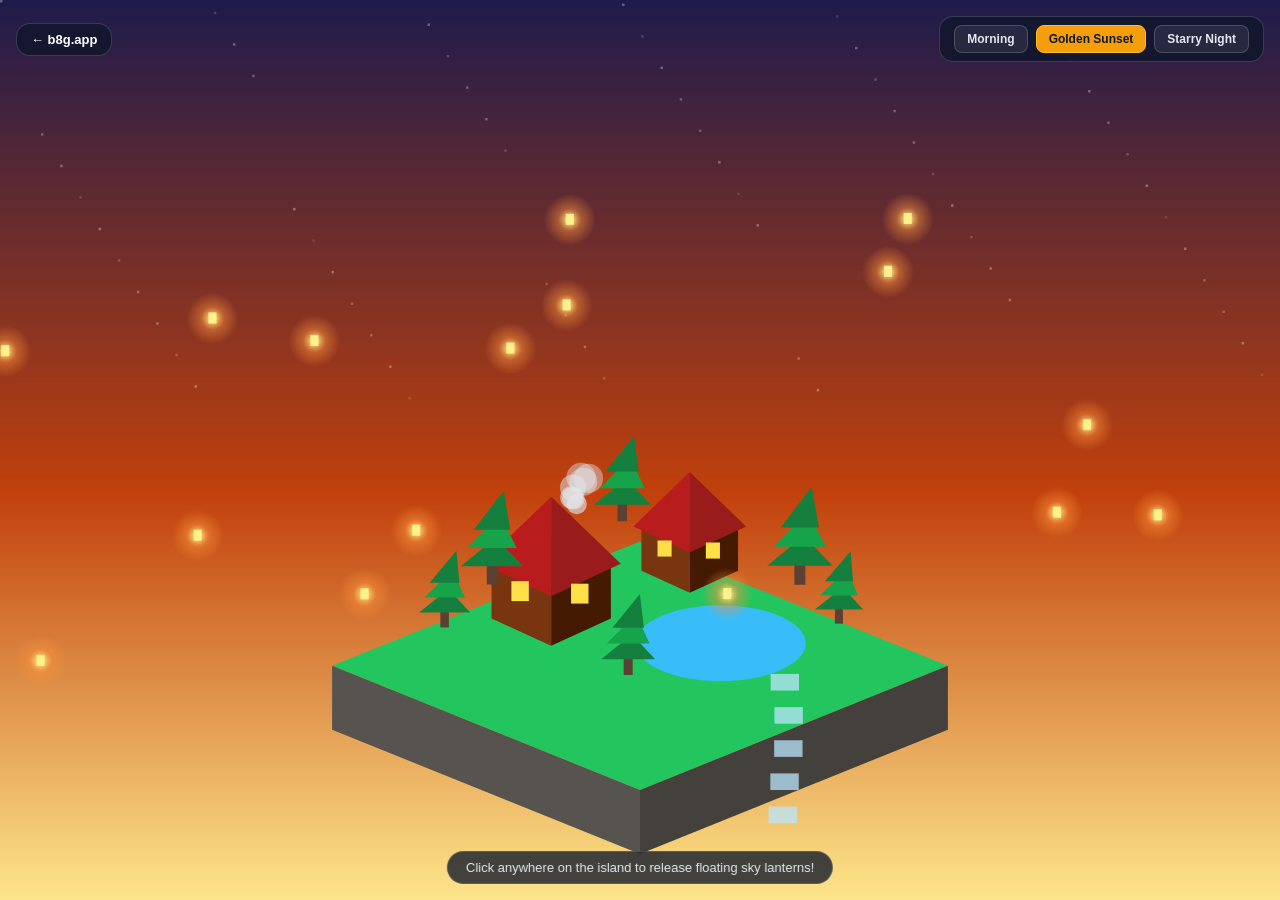
<file: games/cozy-village.html>
<!doctype html>
<html lang="en">
<head>
  <meta charset="utf-8" />
  <meta name="viewport" content="width=device-width, initial-scale=1" />
  <title>Cozy Village — Living Isometric Diorama | b8g.app</title>
  <link rel="icon" href="data:image/svg+xml,%3Csvg%20xmlns=%22http://www.w3.org/2000/svg%22%20viewBox=%220%200%20256%20256%22%20width=%22256%22%20height=%22256%22%3E%3Crect%20x=%228%22%20y=%228%22%20width=%22240%22%20height=%22240%22%20rx=%2256%22%20fill=%22%23070d1a%22/%3E%3Ccircle%20cx=%22128%22%20cy=%22128%22%20r=%22106%22%20fill=%22none%22%20stroke=%22%2338bdf8%22%20stroke-width=%228%22/%3E%3Cpolygon%20points=%22128,70%20184,128%20128,186%2072,128%22%20fill=%22none%22%20stroke=%22%234ade80%22%20stroke-width=%226%22/%3E%3C/svg%3E" />
  <style>
    * { box-sizing: border-box; margin: 0; padding: 0; }
    html, body { width: 100%; height: 100%; overflow: hidden; background: #0b1120; font-family: Inter, -apple-system, BlinkMacSystemFont, "Segoe UI", sans-serif; user-select: none; }
    canvas { display: block; width: 100%; height: 100%; cursor: pointer; }
    .hud {
      position: fixed; top: 16px; left: 16px; right: 16px;
      display: flex; justify-content: space-between; align-items: center; gap: 10px; flex-wrap: wrap;
      pointer-events: none;
    }
    .bar {
      pointer-events: auto; display: flex; gap: 8px; align-items: center;
      background: rgba(15, 23, 42, 0.78); border: 1px solid rgba(255,255,255,0.16);
      border-radius: 14px; padding: 8px 14px; backdrop-filter: blur(10px); color: #fff;
    }
    a { color: #fff; text-decoration: none; font-weight: 600; font-size: 13px; }
    button {
      background: rgba(255,255,255,0.08); color: #e2e8f0; border: 1px solid rgba(255,255,255,0.18);
      border-radius: 8px; padding: 6px 12px; font-size: 12px; font-weight: 600; cursor: pointer;
    }
    button.active, button:hover { background: #f59e0b; border-color: #fbbf24; color: #0f172a; }
    .tip {
      position: fixed; bottom: 16px; left: 50%; transform: translateX(-50%);
      background: rgba(15, 23, 42, 0.78); color: #e2e8f0; border: 1px solid rgba(255,255,255,0.14);
      border-radius: 999px; padding: 8px 18px; font-size: 13px; backdrop-filter: blur(8px);
    }
  </style>
</head>
<body>
  <canvas id="c"></canvas>
  <div class="hud">
    <div class="bar"><a href="../index.html">← b8g.app</a></div>
    <div class="bar">
      <button data-time="day">Morning</button>
      <button data-time="sunset" class="active">Golden Sunset</button>
      <button data-time="night">Starry Night</button>
    </div>
  </div>
  <div class="tip">Click anywhere on the island to release floating sky lanterns!</div>

  <script>
    (function () {
      const canvas = document.getElementById('c');
      const ctx = canvas.getContext('2d');
      let W = 0, H = 0;
      function resize() {
        const dpr = Math.min(2, window.devicePixelRatio || 1);
        W = canvas.width = Math.floor(window.innerWidth * dpr);
        H = canvas.height = Math.floor(window.innerHeight * dpr);
      }
      window.addEventListener('resize', resize);
      resize();

      let mode = 'sunset';
      document.querySelectorAll('[data-time]').forEach((b) => {
        b.onclick = () => {
          document.querySelectorAll('[data-time]').forEach((x) => x.classList.remove('active'));
          b.classList.add('active');
          mode = b.dataset.time;
        };
      });

      const lanterns = [];
      for (let i = 0; i < 16; i++) {
        lanterns.push({ x: Math.random(), y: 0.25 + Math.random() * 0.55, vy: 0.015 + Math.random() * 0.02, phase: Math.random() * 6.28 });
      }
      const smoke = [];
      canvas.addEventListener('click', (e) => {
        lanterns.push({ x: e.clientX / window.innerWidth, y: e.clientY / window.innerHeight, vy: 0.025 + Math.random() * 0.02, phase: Math.random() * 6.28 });
      });

      function drawIsoBox(cx, cy, w, d, h, topCol, leftCol, rightCol) {
        ctx.fillStyle = topCol;
        ctx.beginPath();
        ctx.moveTo(cx, cy - h);
        ctx.lineTo(cx + w, cy - h + d * 0.5);
        ctx.lineTo(cx, cy - h + d);
        ctx.lineTo(cx - w, cy - h + d * 0.5);
        ctx.closePath();
        ctx.fill();

        ctx.fillStyle = leftCol;
        ctx.beginPath();
        ctx.moveTo(cx - w, cy - h + d * 0.5);
        ctx.lineTo(cx, cy - h + d);
        ctx.lineTo(cx, cy + d);
        ctx.lineTo(cx - w, cy + d * 0.5);
        ctx.closePath();
        ctx.fill();

        ctx.fillStyle = rightCol;
        ctx.beginPath();
        ctx.moveTo(cx + w, cy - h + d * 0.5);
        ctx.lineTo(cx, cy - h + d);
        ctx.lineTo(cx, cy + d);
        ctx.lineTo(cx + w, cy + d * 0.5);
        ctx.closePath();
        ctx.fill();
      }

      function drawCabin(cx, cy, s, lit) {
        drawIsoBox(cx, cy, 48 * s, 44 * s, 46 * s, '#92400e', '#78350f', '#451a03');
        // Pitched stylized roof
        ctx.fillStyle = '#b91c1c';
        ctx.beginPath();
        ctx.moveTo(cx, cy - 76 * s);
        ctx.lineTo(cx - 56 * s, cy - 22 * s);
        ctx.lineTo(cx, cy + 4 * s);
        ctx.closePath();
        ctx.fill();
        ctx.fillStyle = '#991b1b';
        ctx.beginPath();
        ctx.moveTo(cx, cy - 76 * s);
        ctx.lineTo(cx + 56 * s, cy - 22 * s);
        ctx.lineTo(cx, cy + 4 * s);
        ctx.closePath();
        ctx.fill();

        // Warm glowing windows
        ctx.fillStyle = lit ? '#fde047' : '#93c5fd';
        ctx.fillRect(cx - 32 * s, cy - 8 * s, 14 * s, 16 * s);
        ctx.fillRect(cx + 16 * s, cy - 6 * s, 14 * s, 16 * s);
      }

      function drawPine(cx, cy, s, sway) {
        ctx.fillStyle = '#5c4033';
        ctx.fillRect(cx - 4 * s, cy - 12 * s, 8 * s, 16 * s);
        const cols = mode === 'night' ? ['#064e3b', '#065f46'] : ['#15803d', '#16a34a'];
        for (let k = 0; k < 3; k++) {
          ctx.fillStyle = cols[k % 2];
          ctx.beginPath();
          ctx.moveTo(cx + sway * (k + 1), cy - (32 + k * 18) * s);
          ctx.lineTo(cx - (24 - k * 5) * s, cy - (10 + k * 14) * s);
          ctx.lineTo(cx + (24 - k * 5) * s, cy - (10 + k * 14) * s);
          ctx.closePath();
          ctx.fill();
        }
      }

      let t = 0;
      function frame() {
        t += 0.016;
        const sky = ctx.createLinearGradient(0, 0, 0, H);
        if (mode === 'day') { sky.addColorStop(0, '#0284c7'); sky.addColorStop(1, '#bae6fd'); }
        else if (mode === 'sunset') { sky.addColorStop(0, '#1e1b4b'); sky.addColorStop(0.55, '#c2410c'); sky.addColorStop(1, '#fde68a'); }
        else { sky.addColorStop(0, '#020617'); sky.addColorStop(1, '#1e293b'); }
        ctx.fillStyle = sky;
        ctx.fillRect(0, 0, W, H);

        // Twinkling stars at night/sunset
        if (mode !== 'day') {
          ctx.fillStyle = 'rgba(255,255,255,0.8)';
          for (let i = 0; i < 60; i++) {
            const sx = ((i * 197) % 1000) / 1000 * W;
            const sy = ((i * 83) % 450) / 1000 * H;
            const a = 0.35 + 0.65 * Math.abs(Math.sin(t * 2 + i));
            ctx.globalAlpha = mode === 'night' ? a : a * 0.4;
            ctx.fillRect(sx, sy, 2.5, 2.5);
          }
          ctx.globalAlpha = 1;
        }

        const cx = W * 0.5, cy = H * 0.62;
        const s = Math.min(W, H) / 760;

        // Floating alpine island base
        drawIsoBox(cx, cy + 40 * s, 260 * s, 210 * s, 54 * s,
          mode === 'night' ? '#14532d' : '#22c55e',
          '#57534e', '#44403c'
        );

        // Animated waterfall + pond
        ctx.fillStyle = mode === 'night' ? '#0284c7' : '#38bdf8';
        ctx.beginPath();
        ctx.ellipse(cx + 68 * s, cy + 72 * s, 72 * s, 32 * s, 0, 0, Math.PI * 2);
        ctx.fill();
        ctx.fillStyle = 'rgba(186,230,253,0.75)';
        for (let k = 0; k < 5; k++) {
          const wy = cy + 92 * s + ((t * 90 + k * 28) % 140) * s;
          ctx.fillRect(cx + 112 * s + Math.sin(t * 4 + k) * 4, wy, 24 * s, 14 * s);
        }

        // Cozy wooden cabins
        const lit = mode !== 'day';
        drawCabin(cx - 75 * s, cy + 28 * s, s * 1.05, lit);
        drawCabin(cx + 42 * s, cy - 8 * s, s * 0.85, lit);

        // Chimney smoke puffs
        if (Math.random() < 0.14) smoke.push({ x: cx - 54 * s, y: cy - 42 * s, r: 8 * s, a: 0.65 });
        for (let i = smoke.length - 1; i >= 0; i--) {
          const p = smoke[i];
          p.y -= 0.7 * s; p.x += Math.sin(t + i) * 0.3 * s; p.r += 0.12 * s; p.a -= 0.006;
          if (p.a <= 0) { smoke.splice(i, 1); continue; }
          ctx.fillStyle = 'rgba(226,232,240,' + p.a.toFixed(2) + ')';
          ctx.beginPath(); ctx.arc(p.x, p.y, p.r, 0, Math.PI * 2); ctx.fill();
        }

        // Swaying stylized pine forest
        const sway = Math.sin(t * 1.8) * 3.5 * s;
        [[-165, 55, 0.9], [-125, 18, 1.1], [-15, -35, 1.0], [135, 18, 1.15], [168, 52, 0.85], [-10, 95, 0.95]].forEach(([ox, oy, sc]) => {
          drawPine(cx + ox * s, cy + oy * s, s * sc, sway);
        });

        // Glowing floating sky lanterns
        for (const l of lanterns) {
          l.y -= l.vy * 0.016;
          if (l.y < -0.05) l.y = 1.05;
          const lx = l.x * W + Math.sin(t * 1.5 + l.phase) * 18;
          const ly = l.y * H;
          const g = ctx.createRadialGradient(lx, ly, 2, lx, ly, 26);
          g.addColorStop(0, 'rgba(254,240,138,0.95)');
          g.addColorStop(0.4, 'rgba(251,146,60,0.45)');
          g.addColorStop(1, 'rgba(251,146,60,0)');
          ctx.fillStyle = g;
          ctx.beginPath(); ctx.arc(lx, ly, 26, 0, Math.PI * 2); ctx.fill();
          ctx.fillStyle = '#fef08a';
          ctx.fillRect(lx - 4, ly - 6, 8, 11);
        }

        requestAnimationFrame(frame);
      }
      requestAnimationFrame(frame);
    })();
  </script>
</body>
</html>
</file>
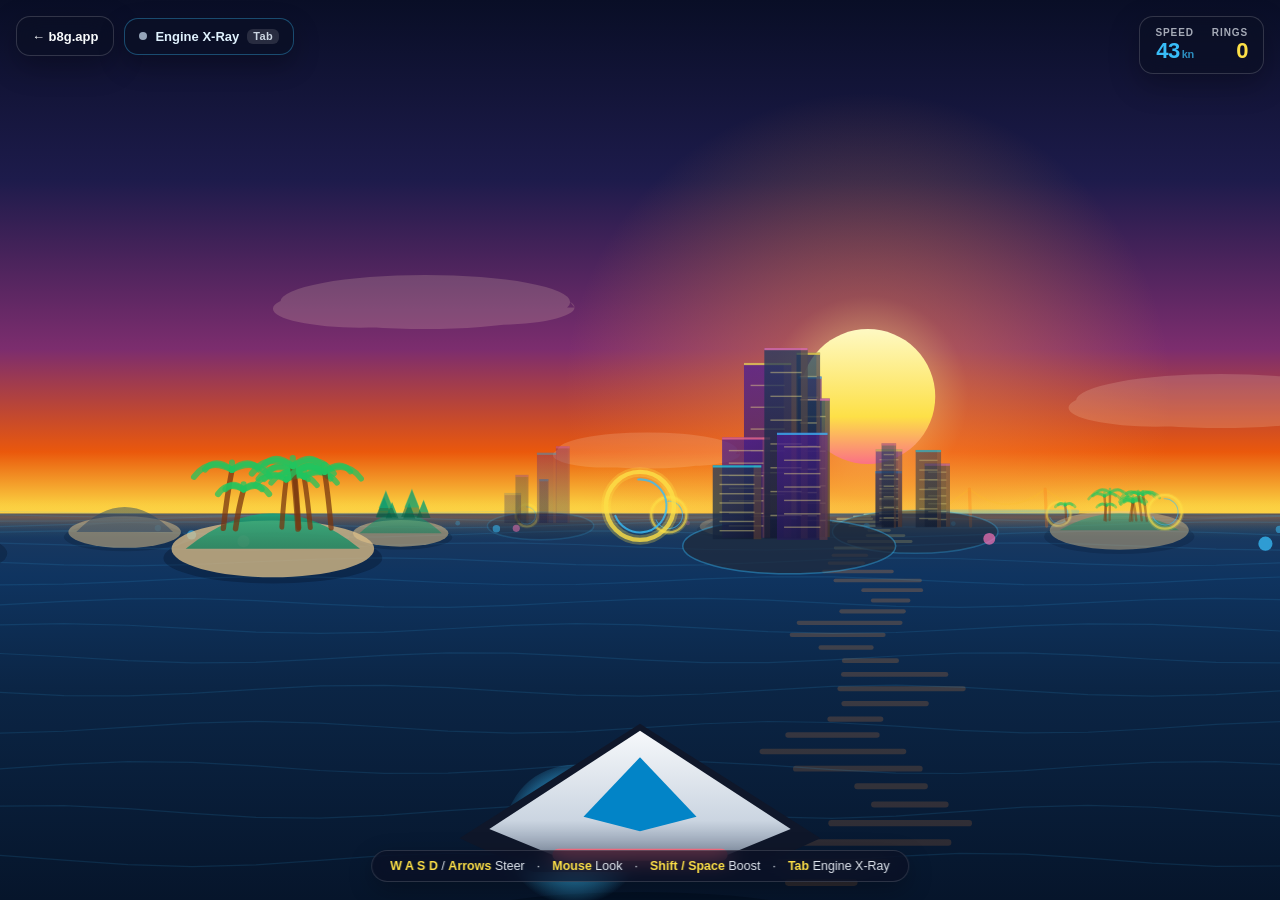
<file: games/holonomic-world.html>
<!doctype html>
<html lang="en">
<head>
  <meta charset="utf-8" />
  <meta name="viewport" content="width=device-width, initial-scale=1" />
  <title>Sunburst Archipelago — Open-World Cruiser | b8g.app</title>
  <link rel="icon" href="data:image/svg+xml,%3Csvg%20xmlns=%22http://www.w3.org/2000/svg%22%20viewBox=%220%200%20256%20256%22%20width=%22256%22%20height=%22256%22%3E%3Crect%20x=%228%22%20y=%228%22%20width=%22240%22%20height=%22240%22%20rx=%2256%22%20fill=%22%23070d1a%22/%3E%3Ccircle%20cx=%22128%22%20cy=%22128%22%20r=%22106%22%20fill=%22none%22%20stroke=%22%23fbbf24%22%20stroke-width=%228%22/%3E%3Ccircle%20cx=%22128%22%20cy=%22128%22%20r=%2224%22%20fill=%22%2338bdf8%22/%3E%3C/svg%3E" />
  <style>
    * { box-sizing: border-box; margin: 0; padding: 0; }
    html, body {
      width: 100%; height: 100%; overflow: hidden;
      background: #0b1024;
      font-family: Inter, -apple-system, BlinkMacSystemFont, "Segoe UI", Roboto, sans-serif;
      color: #f8fafc;
      user-select: none;
      -webkit-user-select: none;
    }
    canvas#world {
      display: block; width: 100%; height: 100%;
      cursor: crosshair;
    }

    /* Minimal Top HUD */
    .hud-top {
      position: fixed; top: 16px; left: 16px; right: 16px;
      display: flex; justify-content: space-between; align-items: flex-start;
      pointer-events: none; z-index: 10;
      gap: 12px;
    }
    .hud-left, .hud-right {
      display: flex; align-items: center; gap: 10px; flex-wrap: wrap;
    }
    .pill {
      pointer-events: auto;
      background: rgba(11, 16, 36, 0.68);
      backdrop-filter: blur(12px);
      -webkit-backdrop-filter: blur(12px);
      border: 1px solid rgba(255, 255, 255, 0.16);
      border-radius: 14px;
      padding: 10px 15px;
      color: #f8fafc;
      box-shadow: 0 10px 30px rgba(0, 0, 0, 0.28);
    }
    .back {
      text-decoration: none; color: #f8fafc; font-weight: 700; font-size: 13px;
      display: inline-flex; align-items: center; gap: 6px;
      transition: color 0.15s ease;
    }
    .back:hover { color: #38bdf8; }

    .xray-btn {
      pointer-events: auto;
      appearance: none;
      background: rgba(11, 16, 36, 0.72);
      backdrop-filter: blur(12px);
      -webkit-backdrop-filter: blur(12px);
      border: 1px solid rgba(56, 189, 248, 0.35);
      border-radius: 14px;
      padding: 10px 14px;
      color: #e0f2fe;
      font: 600 13px/1 Inter, -apple-system, BlinkMacSystemFont, "Segoe UI", sans-serif;
      cursor: pointer;
      display: inline-flex; align-items: center; gap: 8px;
      box-shadow: 0 10px 26px rgba(0, 0, 0, 0.28);
      transition: all 0.18s ease;
    }
    .xray-btn:hover {
      background: rgba(14, 116, 144, 0.45);
      border-color: rgba(56, 189, 248, 0.75);
      transform: translateY(-1px);
    }
    .xray-btn.active {
      background: rgba(14, 165, 233, 0.28);
      border-color: #38bdf8;
      color: #ffffff;
      box-shadow: 0 0 20px rgba(56, 189, 248, 0.32);
    }
    .xray-dot {
      width: 8px; height: 8px; border-radius: 50%;
      background: #94a3b8;
      transition: background 0.18s ease, box-shadow 0.18s ease;
    }
    .xray-btn.active .xray-dot {
      background: #22c55e;
      box-shadow: 0 0 10px #22c55e;
    }
    .kbd {
      font-size: 11px; font-weight: 700;
      padding: 2px 6px; border-radius: 6px;
      background: rgba(255, 255, 255, 0.12);
      color: #cbd5e1;
      letter-spacing: 0.03em;
    }

    .stat-group {
      display: flex; align-items: center; gap: 18px;
    }
    .stat-block { text-align: right; }
    .stat-label {
      font-size: 10px; text-transform: uppercase; letter-spacing: 0.09em;
      color: rgba(226, 232, 240, 0.72); font-weight: 600;
    }
    .stat-val {
      font-size: 22px; font-weight: 800; letter-spacing: -0.02em;
      line-height: 1.15;
    }
    .stat-val.gold { color: #fde047; }
    .stat-val.cyan { color: #38bdf8; }
    .stat-unit { font-size: 11px; font-weight: 600; opacity: 0.72; margin-left: 2px; }

    /* Engine X-Ray HUD Panel */
    .xray-panel {
      position: fixed; top: 76px; right: 16px; width: 292px;
      background: rgba(9, 13, 28, 0.84);
      backdrop-filter: blur(16px);
      -webkit-backdrop-filter: blur(16px);
      border: 1px solid rgba(56, 189, 248, 0.36);
      border-radius: 16px;
      padding: 14px;
      z-index: 15;
      box-shadow: 0 18px 46px rgba(0, 0, 0, 0.48), inset 0 1px 0 rgba(255, 255, 255, 0.08);
      transform: translateX(330px);
      opacity: 0;
      pointer-events: none;
      transition: transform 0.24s cubic-bezier(0.22, 1, 0.36, 1), opacity 0.2s ease;
    }
    .xray-panel.open {
      transform: translateX(0);
      opacity: 1;
      pointer-events: auto;
    }
    .xray-header {
      display: flex; justify-content: space-between; align-items: center;
      margin-bottom: 10px;
    }
    .xray-title {
      font-size: 12px; font-weight: 800; letter-spacing: 0.08em;
      text-transform: uppercase; color: #38bdf8;
    }
    .xray-badge {
      font-size: 10px; font-weight: 700; padding: 2px 7px; border-radius: 999px;
      background: rgba(34, 197, 94, 0.16); color: #4ade80;
      border: 1px solid rgba(34, 197, 94, 0.36);
    }
    .radar-wrap {
      position: relative; width: 100%; aspect-ratio: 1 / 1;
      background: rgba(4, 8, 20, 0.9);
      border: 1px solid rgba(148, 163, 184, 0.22);
      border-radius: 12px; overflow: hidden;
      margin-bottom: 10px;
    }
    canvas#radar { display: block; width: 100%; height: 100%; }

    .legend {
      display: grid; grid-template-columns: 1fr 1fr; gap: 6px 8px;
      margin-bottom: 12px;
      font-size: 11px; color: #cbd5e1;
    }
    .legend-item { display: flex; align-items: center; gap: 6px; }
    .swatch { width: 10px; height: 10px; border-radius: 3px; flex: 0 0 auto; }
    .sw-t1 { background: #22c55e; box-shadow: 0 0 6px rgba(34, 197, 94, 0.7); }
    .sw-t2 { background: #22d3ee; box-shadow: 0 0 6px rgba(34, 211, 238, 0.7); }
    .sw-t3 { background: #64748b; }
    .sw-purge { background: #f43f5e; box-shadow: 0 0 6px rgba(244, 63, 94, 0.7); }

    .metrics {
      display: grid; grid-template-columns: 1fr 1fr; gap: 8px;
    }
    .metric {
      background: rgba(15, 23, 42, 0.72);
      border: 1px solid rgba(148, 163, 184, 0.16);
      border-radius: 10px; padding: 8px 10px;
    }
    .metric-k {
      font-size: 10px; text-transform: uppercase; letter-spacing: 0.06em;
      color: #94a3b8; margin-bottom: 2px;
    }
    .metric-v {
      font-size: 16px; font-weight: 800; color: #f8fafc;
      font-variant-numeric: tabular-nums;
    }
    .metric-v.ok { color: #4ade80; }
    .metric-v.accent { color: #38bdf8; }
    .metric-v.warn { color: #fb7185; }

    /* Bottom Controls Hint */
    .controls-tip {
      position: fixed; bottom: 18px; left: 50%; transform: translateX(-50%);
      background: rgba(11, 16, 36, 0.68);
      backdrop-filter: blur(10px);
      -webkit-backdrop-filter: blur(10px);
      border: 1px solid rgba(255, 255, 255, 0.14);
      border-radius: 999px;
      padding: 8px 18px;
      font-size: 12.5px; color: #e2e8f0;
      display: flex; align-items: center; gap: 12px;
      white-space: nowrap;
      pointer-events: none; z-index: 10;
      box-shadow: 0 8px 24px rgba(0, 0, 0, 0.25);
    }
    .controls-tip strong { color: #fde047; font-weight: 700; }

    /* Ring Collected Toast */
    .toast {
      position: fixed; top: 88px; left: 50%; transform: translateX(-50%) translateY(-10px);
      background: linear-gradient(135deg, rgba(250, 204, 21, 0.92), rgba(249, 115, 22, 0.92));
      color: #0f172a; font-weight: 800; font-size: 14px; letter-spacing: 0.02em;
      padding: 8px 18px; border-radius: 999px;
      box-shadow: 0 12px 28px rgba(249, 115, 22, 0.38);
      opacity: 0; pointer-events: none; z-index: 12;
      transition: opacity 0.22s ease, transform 0.22s ease;
    }
    .toast.show { opacity: 1; transform: translateX(-50%) translateY(0); }

    @media (max-width: 680px) {
      .controls-tip { font-size: 11px; padding: 7px 12px; gap: 8px; }
      .xray-panel { width: 256px; top: 72px; right: 12px; }
    }
  </style>
</head>
<body>
  <canvas id="world"></canvas>

  <div class="hud-top">
    <div class="hud-left">
      <div class="pill"><a class="back" href="../index.html">← b8g.app</a></div>
      <button id="xrayToggle" class="xray-btn" type="button" aria-pressed="false">
        <span class="xray-dot"></span>
        <span>Engine X-Ray</span>
        <span class="kbd">Tab</span>
      </button>
    </div>

    <div class="hud-right">
      <div class="pill stat-group">
        <div class="stat-block">
          <div class="stat-label">Speed</div>
          <div class="stat-val cyan"><span id="speedVal">0</span><span class="stat-unit">kn</span></div>
        </div>
        <div class="stat-block">
          <div class="stat-label">Rings</div>
          <div class="stat-val gold" id="scoreVal">0</div>
        </div>
      </div>
    </div>
  </div>

  <div id="toast" class="toast">+1 Checkpoint Ring · Boost!</div>

  <aside id="xrayPanel" class="xray-panel" aria-hidden="true">
    <div class="xray-header">
      <div class="xray-title">Streaming X-Ray</div>
      <div class="xray-badge">O(1) SLAB POOL</div>
    </div>
    <div class="radar-wrap">
      <canvas id="radar" width="260" height="260"></canvas>
    </div>
    <div class="legend">
      <div class="legend-item"><span class="swatch sw-t1"></span>Tier 1 Active</div>
      <div class="legend-item"><span class="swatch sw-t2"></span>Tier 2 Prefetch</div>
      <div class="legend-item"><span class="swatch sw-t3"></span>Tier 3 Horizon</div>
      <div class="legend-item"><span class="swatch sw-purge"></span>O(1) Purged</div>
    </div>
    <div class="metrics">
      <div class="metric">
        <div class="metric-k">Frame Rate</div>
        <div class="metric-v ok" id="fpsVal">60 FPS</div>
      </div>
      <div class="metric">
        <div class="metric-k">Active Entities</div>
        <div class="metric-v accent" id="entVal">0</div>
      </div>
      <div class="metric">
        <div class="metric-k">Sectors (T1/T2/T3)</div>
        <div class="metric-v" id="secVal">0/0/0</div>
      </div>
      <div class="metric">
        <div class="metric-k">O(1) Purges</div>
        <div class="metric-v warn" id="purgeVal">0</div>
      </div>
    </div>
  </aside>

  <div class="controls-tip">
    <span><strong>W A S D</strong> / <strong>Arrows</strong> Steer</span>
    <span>·</span>
    <span><strong>Mouse</strong> Look</span>
    <span>·</span>
    <span><strong>Shift / Space</strong> Boost</span>
    <span>·</span>
    <span><strong>Tab</strong> Engine X-Ray</span>
  </div>

  <script>
    (function () {
      'use strict';

      var canvas = document.getElementById('world');
      var ctx = canvas.getContext('2d', { alpha: false });
      var radarCanvas = document.getElementById('radar');
      var rctx = radarCanvas.getContext('2d');

      var speedEl = document.getElementById('speedVal');
      var scoreEl = document.getElementById('scoreVal');
      var toastEl = document.getElementById('toast');
      var xrayBtn = document.getElementById('xrayToggle');
      var xrayPanel = document.getElementById('xrayPanel');
      var fpsEl = document.getElementById('fpsVal');
      var entEl = document.getElementById('entVal');
      var secEl = document.getElementById('secVal');
      var purgeEl = document.getElementById('purgeVal');

      var W = 0, H = 0, DPR = 1;
      function resize() {
        DPR = Math.min(2, window.devicePixelRatio || 1);
        W = canvas.width = Math.floor(window.innerWidth * DPR);
        H = canvas.height = Math.floor(window.innerHeight * DPR);
      }
      window.addEventListener('resize', resize);
      resize();

      // ---------------------------------------------------------------------
      // Audio Chime (synthesized Web Audio, zero external assets)
      // ---------------------------------------------------------------------
      var audioCtx = null;
      function playRingChime() {
        try {
          if (!audioCtx) {
            var AC = window.AudioContext || window.webkitAudioContext;
            if (!AC) return;
            audioCtx = new AC();
          }
          if (audioCtx.state === 'suspended') audioCtx.resume();
          var now = audioCtx.currentTime;
          var freqs = [587.33, 880, 1174.66];
          for (var i = 0; i < freqs.length; i++) {
            var osc = audioCtx.createOscillator();
            var gain = audioCtx.createGain();
            osc.type = 'triangle';
            osc.frequency.setValueAtTime(freqs[i], now + i * 0.045);
            gain.gain.setValueAtTime(0.001, now + i * 0.045);
            gain.gain.exponentialRampToValueAtTime(0.08, now + i * 0.045 + 0.02);
            gain.gain.exponentialRampToValueAtTime(0.0001, now + i * 0.045 + 0.34);
            osc.connect(gain);
            gain.connect(audioCtx.destination);
            osc.start(now + i * 0.045);
            osc.stop(now + i * 0.045 + 0.36);
          }
        } catch (_e) {
          // Ignore audio restrictions silently
        }
      }

      // ---------------------------------------------------------------------
      // Engine X-Ray Toggle
      // ---------------------------------------------------------------------
      var xrayOpen = false;
      function toggleXray() {
        xrayOpen = !xrayOpen;
        xrayPanel.classList.toggle('open', xrayOpen);
        xrayPanel.setAttribute('aria-hidden', xrayOpen ? 'false' : 'true');
        xrayBtn.classList.toggle('active', xrayOpen);
        xrayBtn.setAttribute('aria-pressed', xrayOpen ? 'true' : 'false');
      }
      xrayBtn.addEventListener('click', function () {
        toggleXray();
        xrayBtn.blur();
      });

      // ---------------------------------------------------------------------
      // Deterministic PRNG & World Sector Streaming Engine
      // ---------------------------------------------------------------------
      var SECTOR_SIZE = 240;
      var BUBBLE_RADIUS = 3; // 7x7 candidate grid around player sector

      function hash2D(ix, iz, salt) {
        var h = (ix * 374761393 + iz * 668265263 + (salt || 0) * 1442695041) | 0;
        h = Math.imul(h ^ (h >>> 13), 1274126177);
        h = h ^ (h >>> 16);
        return (h >>> 0) / 4294967296;
      }

      function sectorKey(sx, sz) {
        return sx + ',' + sz;
      }

      // Active streamed sectors: Map<key, Sector>
      var sectors = new Map();
      // Recently purged sectors for O(1) red flash on radar: Map<key, { sx, sz, ttl }>
      var purgedFlashes = new Map();
      var totalPurges = 0;
      var collectedRings = new Set();

      // Fixed-size particle pool (zero GC churn)
      var particles = [];
      for (var p = 0; p < 120; p++) {
        particles.push({ active: false, x: 0, y: 0, z: 0, vx: 0, vy: 0, vz: 0, life: 0, maxLife: 1, color: '#fde047', size: 4 });
      }
      var particleCursor = 0;
      function spawnBurst(x, y, z, color, count) {
        for (var i = 0; i < count; i++) {
          var pt = particles[particleCursor];
          particleCursor = (particleCursor + 1) % particles.length;
          var ang = (i / count) * Math.PI * 2 + Math.random() * 0.5;
          var spd = 16 + Math.random() * 34;
          pt.active = true;
          pt.x = x; pt.y = y; pt.z = z;
          pt.vx = Math.cos(ang) * spd;
          pt.vy = 8 + Math.random() * 24;
          pt.vz = Math.sin(ang) * spd;
          pt.life = 0;
          pt.maxLife = 0.55 + Math.random() * 0.4;
          pt.color = color;
          pt.size = 3 + Math.random() * 4;
        }
      }

      function generateSector(sx, sz, tier) {
        var cx = (sx + 0.5) * SECTOR_SIZE;
        var cz = (sz + 0.5) * SECTOR_SIZE;
        var r0 = hash2D(sx, sz, 1);
        var r1 = hash2D(sx, sz, 2);
        var r2 = hash2D(sx, sz, 3);
        var r3 = hash2D(sx, sz, 4);

        var entities = [];
        var isOrigin = (sx === 0 && sz === 0);
        var isStartLane = (sx === 0 && (sz === 1 || sz === 2));

        // 1. Islands (Coastal City Skyline OR Tropical Palm/Pine Island)
        if (!isOrigin && r0 > 0.24) {
          var offX = (r1 - 0.5) * (SECTOR_SIZE * 0.42);
          var offZ = (r2 - 0.5) * (SECTOR_SIZE * 0.42);
          // Keep the initial forward lane open for the cruiser
          if (isStartLane && Math.abs(offX) < 42) {
            offX = offX >= 0 ? 64 : -64;
          }
          var ix = cx + offX;
          var iz = cz + offZ;
          var isCity = r3 > 0.52;
          var radius = isCity ? (36 + r1 * 22) : (28 + r2 * 24);
          var height = isCity ? (8 + r3 * 5) : (10 + r0 * 14);

          var buildings = [];
          var trees = [];
          if (isCity) {
            var bCount = 5 + Math.floor(hash2D(sx, sz, 11) * 6);
            var neonPalette = ['#f472b6', '#38bdf8', '#fde047', '#fb7185', '#22d3ee'];
            for (var b = 0; b < bCount; b++) {
              var ba = (b / bCount) * Math.PI * 2 + hash2D(sx, sz, 20 + b) * 0.8;
              var bd = radius * (0.12 + hash2D(sx, sz, 40 + b) * 0.54);
              var bw = 8 + hash2D(sx, sz, 60 + b) * 11;
              var bh = 22 + hash2D(sx, sz, 80 + b) * 58;
              buildings.push({
                dx: Math.cos(ba) * bd,
                dz: Math.sin(ba) * bd,
                w: bw,
                h: bh,
                neon: neonPalette[b % neonPalette.length],
                tone: Math.floor(hash2D(sx, sz, 100 + b) * 3)
              });
            }
          } else {
            var tCount = 5 + Math.floor(hash2D(sx, sz, 13) * 7);
            var isPalm = hash2D(sx, sz, 17) > 0.42;
            for (var t = 0; t < tCount; t++) {
              var ta = (t / tCount) * Math.PI * 2 + hash2D(sx, sz, 120 + t);
              var td = radius * (0.16 + hash2D(sx, sz, 140 + t) * 0.56);
              trees.push({
                dx: Math.cos(ta) * td,
                dz: Math.sin(ta) * td,
                h: 11 + hash2D(sx, sz, 160 + t) * 11,
                lean: (hash2D(sx, sz, 180 + t) - 0.5) * 6,
                palm: isPalm
              });
            }
          }

          entities.push({
            kind: isCity ? 'city' : 'island',
            x: ix,
            y: 0,
            z: iz,
            radius: radius,
            height: height,
            buildings: buildings,
            trees: trees
          });
        }

        // 2. Coastal Suspension Bridge spanning open water channels
        if (!isOrigin && r0 <= 0.24 && r3 > 0.35) {
          var alongX = r1 > 0.5;
          entities.push({
            kind: 'bridge',
            x: cx,
            y: 0,
            z: cz,
            span: 135,
            pylonH: 36,
            alongX: alongX
          });
        }

        // 3. Floating Checkpoint Rings (guaranteed in early lane + scattered across archipelago)
        var spawnRing = isStartLane || (r2 > 0.48 && !isOrigin);
        if (spawnRing) {
          var rx = isStartLane ? (sz === 1 ? 0 : 18) : (cx + (r3 - 0.5) * 110);
          var rz = isStartLane ? (cz - 40) : (cz + (r0 - 0.5) * 110);
          var ringId = sx + ':' + sz;
          entities.push({
            kind: 'ring',
            id: ringId,
            x: rx,
            y: 12.5,
            z: rz,
            radius: 11,
            phase: r1 * Math.PI * 2,
            collected: collectedRings.has(ringId)
          });
        }

        // 4. Floating Neon Buoys for extra sense of scale & speed
        var buoyCount = 2;
        for (var u = 0; u < buoyCount; u++) {
          var bx = cx + (hash2D(sx, sz, 210 + u) - 0.5) * (SECTOR_SIZE * 0.85);
          var bz = cz + (hash2D(sx, sz, 230 + u) - 0.5) * (SECTOR_SIZE * 0.85);
          entities.push({
            kind: 'buoy',
            x: bx,
            y: 0,
            z: bz,
            color: u === 0 ? '#38bdf8' : '#f472b6',
            phase: hash2D(sx, sz, 250 + u) * 6.28
          });
        }

        return {
          sx: sx,
          sz: sz,
          key: sectorKey(sx, sz),
          tier: tier,
          entities: entities
        };
      }

      function updateStreamingBubble(px, pz, vx, vz, dt) {
        var csx = Math.floor(px / SECTOR_SIZE);
        var csz = Math.floor(pz / SECTOR_SIZE);
        var speed = Math.hypot(vx, vz);
        var dirX = speed > 2 ? vx / speed : Math.sin(craft.yaw);
        var dirZ = speed > 2 ? vz / speed : Math.cos(craft.yaw);

        // Predictive lookahead offset in sector coordinates
        var lookDist = Math.min(1.6, speed / 95);
        var desired = new Map();

        for (var dx = -BUBBLE_RADIUS; dx <= BUBBLE_RADIUS; dx++) {
          for (var dz = -BUBBLE_RADIUS; dz <= BUBBLE_RADIUS; dz++) {
            var dist = Math.hypot(dx, dz);
            if (dist > BUBBLE_RADIUS + 0.45) continue;

            var sx = csx + dx;
            var sz = csz + dz;
            var key = sectorKey(sx, sz);

            // Dot product with velocity vector for predictive prefetching
            var dot = dist > 0.01 ? (dx * dirX + dz * dirZ) / dist : 1;
            var aheadDist = Math.hypot(dx - dirX * lookDist, dz - dirZ * lookDist);

            var tier = 3;
            if (dist <= 1.45) {
              tier = 1; // Active full-detail simulation
            } else if (dot > 0.28 && aheadDist <= 2.25) {
              tier = 2; // Predictive velocity-vector prefetch ahead of craft
            } else {
              tier = 3; // Horizon imposter ring
            }
            desired.set(key, { sx: sx, sz: sz, tier: tier });
          }
        }

        // O(1) Purge sectors that fell outside the bubble
        var toDelete = [];
        sectors.forEach(function (sec, key) {
          if (!desired.has(key)) {
            toDelete.push(sec);
          }
        });
        for (var i = 0; i < toDelete.length; i++) {
          var dead = toDelete[i];
          sectors.delete(dead.key);
          totalPurges++;
          purgedFlashes.set(dead.key, { sx: dead.sx, sz: dead.sz, ttl: 1.35 });
        }

        // Hydrate / promote desired sectors
        desired.forEach(function (info, key) {
          var existing = sectors.get(key);
          if (existing) {
            existing.tier = info.tier;
          } else {
            sectors.set(key, generateSector(info.sx, info.sz, info.tier));
          }
        });

        // Decay O(1) purge flashes
        purgedFlashes.forEach(function (fl, key) {
          fl.ttl -= dt;
          if (fl.ttl <= 0) purgedFlashes.delete(key);
        });
      }

      // ---------------------------------------------------------------------
      // Player Hover-Cruiser State & Input
      // ---------------------------------------------------------------------
      var craft = {
        x: 0,
        y: 3.4,
        z: 30,
        vx: 0,
        vz: 46,
        yaw: 0,
        speed: 46,
        bank: 0,
        pitch: 0,
        boost: 0,
        hoverPhase: 0
      };

      var cam = {
        lookYaw: 0,
        lookPitch: 0.08,
        targetLookYaw: 0,
        targetLookPitch: 0.08
      };

      var keys = {};
      var score = 0;
      var toastTimer = 0;
      var wakeTrail = [];
      for (var w = 0; w < 38; w++) {
        wakeTrail.push({ x: craft.x, z: craft.z - w * 1.4, spread: 3.2 + w * 0.25, alpha: 0 });
      }

      window.addEventListener('keydown', function (e) {
        if (e.key === 'Tab') {
          e.preventDefault();
          toggleXray();
          return;
        }
        keys[e.code] = true;
      });
      window.addEventListener('keyup', function (e) {
        keys[e.code] = false;
      });

      // Smooth mouse look (subtle free-look around craft, no forced pointer lock)
      window.addEventListener('pointermove', function (e) {
        var nx = (e.clientX / Math.max(1, window.innerWidth) - 0.5) * 2;
        var ny = (e.clientY / Math.max(1, window.innerHeight) - 0.5) * 2;
        cam.targetLookYaw = nx * 0.55;
        cam.targetLookPitch = 0.08 + ny * 0.22;
      });
      window.addEventListener('pointerleave', function () {
        cam.targetLookYaw = 0;
        cam.targetLookPitch = 0.08;
      });

      function showToast(msg) {
        toastEl.textContent = msg;
        toastEl.classList.add('show');
        toastTimer = 1.6;
      }

      // ---------------------------------------------------------------------
      // 3D Projection Helpers
      // ---------------------------------------------------------------------
      var camX = 0, camY = 14, camZ = 0;
      var sinY = 0, cosY = 1, sinP = 0, cosP = 1;
      var focal = 620;

      function projectPoint(wx, wy, wz) {
        var dx = wx - camX;
        var dy = wy - camY;
        var dz = wz - camZ;

        // Rotate by camera yaw
        var rx = dx * cosY - dz * sinY;
        var rz = dx * sinY + dz * cosY;

        // Rotate by camera pitch
        var ry = dy * cosP - rz * sinP;
        var fz = dy * sinP + rz * cosP;

        if (fz <= 1.2) return null;
        var scale = focal / fz;
        return {
          x: W * 0.5 + rx * scale,
          y: H * 0.5 - ry * scale,
          z: fz,
          scale: scale
        };
      }

      // ---------------------------------------------------------------------
      // Stylized Sky, Sun, Clouds & Animated Ocean Reflections
      // ---------------------------------------------------------------------
      var clouds = [];
      for (var c = 0; c < 14; c++) {
        clouds.push({
          ang: (c / 14) * Math.PI * 2 + (c % 3) * 0.17,
          elev: 0.07 + (c % 5) * 0.055,
          w: 90 + (c % 4) * 55,
          h: 18 + (c % 3) * 9,
          speed: 0.004 + (c % 3) * 0.002
        });
      }

      function drawSkyAndOcean(time, camYaw) {
        var horizonY = H * 0.5 + Math.tan(cam.lookPitch) * focal;
        horizonY = Math.max(H * 0.18, Math.min(H * 0.78, horizonY));

        // 1. Sunset Sky Gradient
        var sky = ctx.createLinearGradient(0, 0, 0, horizonY);
        sky.addColorStop(0.0, '#090e26');
        sky.addColorStop(0.35, '#1d1b4b');
        sky.addColorStop(0.68, '#7c2d6e');
        sky.addColorStop(0.88, '#ea580c');
        sky.addColorStop(1.0, '#fde047');
        ctx.fillStyle = sky;
        ctx.fillRect(0, 0, W, horizonY + 2);

        // 2. Setting Sun (fixed toward north-east sky direction, reacts to yaw)
        var sunDir = 0.28;
        var relAng = sunDir - camYaw;
        while (relAng > Math.PI) relAng -= Math.PI * 2;
        while (relAng < -Math.PI) relAng += Math.PI * 2;

        var sunVisible = Math.abs(relAng) < 1.35;
        var sunX = W * 0.5 + Math.tan(relAng) * focal;
        var sunY = horizonY - H * 0.13;
        var sunR = Math.min(W, H) * 0.075;

        if (sunVisible) {
          var halo = ctx.createRadialGradient(sunX, sunY, sunR * 0.2, sunX, sunY, sunR * 4.5);
          halo.addColorStop(0, 'rgba(254, 240, 138, 0.78)');
          halo.addColorStop(0.3, 'rgba(251, 146, 60, 0.36)');
          halo.addColorStop(1, 'rgba(251, 146, 60, 0)');
          ctx.fillStyle = halo;
          ctx.fillRect(0, 0, W, horizonY + 2);

          var sunGrad = ctx.createLinearGradient(sunX, sunY - sunR, sunX, sunY + sunR);
          sunGrad.addColorStop(0, '#fef9c3');
          sunGrad.addColorStop(0.65, '#fde047');
          sunGrad.addColorStop(1, '#fb7185');
          ctx.fillStyle = sunGrad;
          ctx.beginPath();
          ctx.arc(sunX, sunY, sunR, 0, Math.PI * 2);
          ctx.fill();
        }

        // 3. Drifting Stylized Sunset Clouds
        for (var i = 0; i < clouds.length; i++) {
          var cl = clouds[i];
          var ca = cl.ang + time * cl.speed - camYaw;
          while (ca > Math.PI) ca -= Math.PI * 2;
          while (ca < -Math.PI) ca += Math.PI * 2;
          if (Math.abs(ca) > 1.25) continue;
          var cx = W * 0.5 + Math.tan(ca) * focal;
          var cy = horizonY - cl.elev * H;
          var cw = cl.w * DPR;
          var ch = cl.h * DPR;
          ctx.fillStyle = 'rgba(255, 224, 194, 0.18)';
          ctx.beginPath();
          ctx.ellipse(cx, cy, cw, ch, 0, 0, Math.PI * 2);
          ctx.ellipse(cx - cw * 0.45, cy + ch * 0.25, cw * 0.6, ch * 0.7, 0, 0, Math.PI * 2);
          ctx.ellipse(cx + cw * 0.48, cy + ch * 0.2, cw * 0.55, ch * 0.65, 0, 0, Math.PI * 2);
          ctx.fill();
        }

        // 4. Deep Sunlit Ocean Base
        var sea = ctx.createLinearGradient(0, horizonY, 0, H);
        sea.addColorStop(0.0, '#1e3a5f');
        sea.addColorStop(0.16, '#0f3460');
        sea.addColorStop(0.45, '#0b2545');
        sea.addColorStop(1.0, '#06152b');
        ctx.fillStyle = sea;
        ctx.fillRect(0, horizonY, W, H - horizonY);

        // Horizon atmospheric glow band
        var mist = ctx.createLinearGradient(0, horizonY - 14 * DPR, 0, horizonY + 26 * DPR);
        mist.addColorStop(0, 'rgba(253, 224, 71, 0)');
        mist.addColorStop(0.45, 'rgba(251, 146, 60, 0.34)');
        mist.addColorStop(1, 'rgba(14, 116, 144, 0)');
        ctx.fillStyle = mist;
        ctx.fillRect(0, horizonY - 14 * DPR, W, 40 * DPR);

        // 5. Animated Specular Sun Reflections on Ocean Waves
        if (sunVisible) {
          var bands = 34;
          for (var b = 0; b < bands; b++) {
            var t = b / bands;
            var y = horizonY + Math.pow(t, 1.85) * (H - horizonY);
            var waveShift = Math.sin(time * 2.6 + b * 0.85 + craft.z * 0.025) * (10 + t * 38) * DPR;
            var rw = (sunR * (0.45 + t * 2.3)) * (0.7 + 0.3 * Math.sin(time * 3.8 + b * 1.4));
            var rh = (1.6 + t * 5.2) * DPR;
            ctx.fillStyle = b < 10
              ? 'rgba(254, 240, 138, ' + (0.42 - t * 0.2).toFixed(3) + ')'
              : 'rgba(251, 146, 60, ' + (0.3 - t * 0.16).toFixed(3) + ')';
            ctx.beginPath();
            ctx.roundRect(sunX + waveShift - rw * 0.5, y, rw, rh, rh);
            ctx.fill();
          }
        }

        // 6. Subtle Animated Ocean Swell Highlights (world-anchored motion feel)
        ctx.strokeStyle = 'rgba(56, 189, 248, 0.12)';
        ctx.lineWidth = 1.2 * DPR;
        var waveRows = 16;
        var zOffset = ((craft.z * 0.08 + time * 1.4) % 1 + 1) % 1;
        for (var r = 0; r < waveRows; r++) {
          var rt = (r + zOffset) / waveRows;
          var wy = horizonY + Math.pow(rt, 2.2) * (H - horizonY);
          var amp = (2 + rt * 5) * DPR;
          ctx.beginPath();
          for (var x = 0; x <= W; x += 64 * DPR) {
            var dy = Math.sin(x * 0.012 + time * 2.1 + r * 1.3 + camYaw * 3.0) * amp;
            if (x === 0) ctx.moveTo(x, wy + dy);
            else ctx.lineTo(x, wy + dy);
          }
          ctx.stroke();
        }

        return horizonY;
      }

      // ---------------------------------------------------------------------
      // 3D Entity Rendering (Islands, Neon Cities, Bridges, Rings, Buoys)
      // ---------------------------------------------------------------------
      function drawIsland(ent, proj, tier, fog) {
        var s = proj.scale;
        var rx = ent.radius * s;
        var ry = ent.radius * s * 0.28;
        var mh = ent.height * s;

        ctx.save();
        ctx.globalAlpha = Math.max(0.18, 1 - fog * 0.78);

        // Water reflection shadow
        ctx.fillStyle = 'rgba(4, 15, 34, 0.42)';
        ctx.beginPath();
        ctx.ellipse(proj.x, proj.y + ry * 0.32, rx * 1.08, ry * 0.9, 0, 0, Math.PI * 2);
        ctx.fill();

        // Warm sandy beach ring
        ctx.fillStyle = '#e7c68c';
        ctx.beginPath();
        ctx.ellipse(proj.x, proj.y, rx, ry, 0, 0, Math.PI * 2);
        ctx.fill();

        // Lush island mound
        var moundGrad = ctx.createLinearGradient(proj.x, proj.y - mh, proj.x, proj.y + ry * 0.2);
        moundGrad.addColorStop(0, tier === 3 ? '#2c4c64' : '#10b981');
        moundGrad.addColorStop(1, tier === 3 ? '#1e3a5f' : '#047857');
        ctx.fillStyle = moundGrad;
        ctx.beginPath();
        ctx.moveTo(proj.x - rx * 0.86, proj.y);
        ctx.quadraticCurveTo(proj.x, proj.y - mh * 1.65, proj.x + rx * 0.86, proj.y);
        ctx.closePath();
        ctx.fill();

        // Detailed palm / pine trees in Tier 1 & Tier 2
        if (tier <= 2 && ent.trees) {
          for (var i = 0; i < ent.trees.length; i++) {
            var tr = ent.trees[i];
            var tp = projectPoint(ent.x + tr.dx, ent.height * 0.48, ent.z + tr.dz);
            if (!tp) continue;
            var th = tr.h * tp.scale;
            if (th < 3) continue;

            if (tr.palm) {
              var leanX = tr.lean * tp.scale;
              ctx.strokeStyle = '#78350f';
              ctx.lineWidth = Math.max(1.2, 1.8 * tp.scale);
              ctx.beginPath();
              ctx.moveTo(tp.x, tp.y);
              ctx.quadraticCurveTo(tp.x + leanX * 0.4, tp.y - th * 0.55, tp.x + leanX, tp.y - th);
              ctx.stroke();

              var topX = tp.x + leanX;
              var topY = tp.y - th;
              ctx.strokeStyle = '#22c55e';
              ctx.lineWidth = Math.max(1.2, 2.0 * tp.scale);
              for (var f = 0; f < 5; f++) {
                var fa = -Math.PI + (f / 4) * Math.PI;
                ctx.beginPath();
                ctx.moveTo(topX, topY);
                ctx.quadraticCurveTo(
                  topX + Math.cos(fa) * th * 0.4,
                  topY - th * 0.22,
                  topX + Math.cos(fa) * th * 0.65,
                  topY + Math.sin(fa) * th * 0.18 + th * 0.12
                );
                ctx.stroke();
              }
            } else {
              // Stylized layered coastal pine
              ctx.fillStyle = '#065f46';
              ctx.beginPath();
              ctx.moveTo(tp.x, tp.y - th);
              ctx.lineTo(tp.x - th * 0.34, tp.y - th * 0.15);
              ctx.lineTo(tp.x + th * 0.34, tp.y - th * 0.15);
              ctx.closePath();
              ctx.fill();
              ctx.fillStyle = '#10b981';
              ctx.beginPath();
              ctx.moveTo(tp.x, tp.y - th * 1.05);
              ctx.lineTo(tp.x - th * 0.24, tp.y - th * 0.45);
              ctx.lineTo(tp.x + th * 0.24, tp.y - th * 0.45);
              ctx.closePath();
              ctx.fill();
            }
          }
        }
        ctx.restore();
      }

      function drawCity(ent, proj, tier, fog) {
        var s = proj.scale;
        var rx = ent.radius * s;
        var ry = ent.radius * s * 0.26;

        ctx.save();
        ctx.globalAlpha = Math.max(0.22, 1 - fog * 0.72);

        // Coastal seawall platform
        ctx.fillStyle = '#1e293b';
        ctx.beginPath();
        ctx.ellipse(proj.x, proj.y, rx, ry, 0, 0, Math.PI * 2);
        ctx.fill();
        ctx.strokeStyle = 'rgba(56, 189, 248, 0.55)';
        ctx.lineWidth = Math.max(1, 1.5 * DPR);
        ctx.stroke();

        // Sort buildings back-to-front relative to camera
        var projected = [];
        for (var i = 0; i < ent.buildings.length; i++) {
          var b = ent.buildings[i];
          var bp = projectPoint(ent.x + b.dx, 3, ent.z + b.dz);
          if (!bp) continue;
          projected.push({ b: b, p: bp });
        }
        projected.sort(function (a, c) { return c.p.z - a.p.z; });

        for (var j = 0; j < projected.length; j++) {
          var item = projected[j];
          var bld = item.b;
          var bp2 = item.p;
          var bw = bld.w * bp2.scale;
          var bh = bld.h * bp2.scale;
          if (bw < 1.5 || bh < 2) continue;

          // Tower body with sunset rim gradient
          var tGrad = ctx.createLinearGradient(bp2.x - bw * 0.5, bp2.y - bh, bp2.x + bw * 0.5, bp2.y);
          if (bld.tone === 0) {
            tGrad.addColorStop(0, '#312e81');
            tGrad.addColorStop(1, '#0f172a');
          } else if (bld.tone === 1) {
            tGrad.addColorStop(0, '#4c1d95');
            tGrad.addColorStop(1, '#1e1b4b');
          } else {
            tGrad.addColorStop(0, '#1e3a5f');
            tGrad.addColorStop(1, '#0f172a');
          }
          ctx.fillStyle = tGrad;
          ctx.fillRect(bp2.x - bw * 0.5, bp2.y - bh, bw, bh);

          // Sunset warm highlight edge
          ctx.fillStyle = 'rgba(251, 146, 60, 0.25)';
          ctx.fillRect(bp2.x + bw * 0.34, bp2.y - bh, bw * 0.16, bh);

          // Rooftop neon glow bar
          ctx.fillStyle = bld.neon;
          ctx.fillRect(bp2.x - bw * 0.5, bp2.y - bh, bw, Math.max(1.5, 2.2 * DPR));

          // Lit window strips in Tier 1 & Tier 2
          if (tier <= 2 && bw > 6) {
            ctx.fillStyle = 'rgba(254, 240, 138, 0.52)';
            var rows = Math.min(7, Math.floor(bh / (6 * DPR)));
            for (var r = 1; r <= rows; r++) {
              var wy = bp2.y - bh + (r / (rows + 1)) * bh;
              ctx.fillRect(bp2.x - bw * 0.36, wy, bw * 0.72, Math.max(1, 1.4 * DPR));
            }
          }
        }
        ctx.restore();
      }

      function drawBridge(ent, fog) {
        var half = ent.span * 0.5;
        var dx = ent.alongX ? half : 0;
        var dz = ent.alongX ? 0 : half;

        var pL = projectPoint(ent.x - dx, 14, ent.z - dz);
        var pR = projectPoint(ent.x + dx, 14, ent.z + dz);
        var tL = projectPoint(ent.x - dx * 0.55, ent.pylonH, ent.z - dz * 0.55);
        var tR = projectPoint(ent.x + dx * 0.55, ent.pylonH, ent.z + dz * 0.55);
        var bL = projectPoint(ent.x - dx * 0.55, 0, ent.z - dz * 0.55);
        var bR = projectPoint(ent.x + dx * 0.55, 0, ent.z + dz * 0.55);
        if (!pL || !pR || !tL || !tR || !bL || !bR) return;

        ctx.save();
        ctx.globalAlpha = Math.max(0.2, 1 - fog * 0.75);

        // Suspension cables
        ctx.strokeStyle = 'rgba(251, 191, 36, 0.72)';
        ctx.lineWidth = Math.max(1.2, 1.6 * DPR);
        ctx.beginPath();
        ctx.moveTo(pL.x, pL.y);
        ctx.lineTo(tL.x, tL.y);
        ctx.quadraticCurveTo((tL.x + tR.x) * 0.5, (pL.y + pR.y) * 0.5 + 8 * DPR, tR.x, tR.y);
        ctx.lineTo(pR.x, pR.y);
        ctx.stroke();

        // Pylons
        ctx.strokeStyle = '#f97316';
        ctx.lineWidth = Math.max(2, 3.2 * DPR);
        ctx.beginPath();
        ctx.moveTo(bL.x, bL.y); ctx.lineTo(tL.x, tL.y);
        ctx.moveTo(bR.x, bR.y); ctx.lineTo(tR.x, tR.y);
        ctx.stroke();

        // Road deck
        ctx.strokeStyle = '#38bdf8';
        ctx.lineWidth = Math.max(2.4, 4.2 * DPR);
        ctx.beginPath();
        ctx.moveTo(pL.x, pL.y);
        ctx.lineTo(pR.x, pR.y);
        ctx.stroke();

        ctx.restore();
      }

      function drawRing(ent, proj, time, fog) {
        if (ent.collected) return;
        var bob = Math.sin(time * 2.8 + ent.phase) * 2.2;
        var p = projectPoint(ent.x, ent.y + bob, ent.z);
        if (!p) return;
        var r = ent.radius * p.scale;
        if (r < 2) return;

        ctx.save();
        ctx.globalAlpha = Math.max(0.25, 1 - fog * 0.65);

        // Outer glow
        ctx.strokeStyle = 'rgba(253, 224, 71, 0.35)';
        ctx.lineWidth = Math.max(4, r * 0.28);
        ctx.beginPath();
        ctx.arc(p.x, p.y, r, 0, Math.PI * 2);
        ctx.stroke();

        // Core golden ring
        ctx.strokeStyle = '#fde047';
        ctx.lineWidth = Math.max(2, r * 0.13);
        ctx.beginPath();
        ctx.arc(p.x, p.y, r, 0, Math.PI * 2);
        ctx.stroke();

        // Inner cyan energy ring
        ctx.strokeStyle = '#38bdf8';
        ctx.lineWidth = Math.max(1, r * 0.06);
        ctx.beginPath();
        ctx.arc(p.x, p.y, r * 0.78, time * 2, time * 2 + Math.PI * 1.4);
        ctx.stroke();

        ctx.restore();
      }

      function drawBuoy(ent, proj, time, fog) {
        var r = Math.max(1.5, 2.2 * proj.scale);
        var bob = Math.sin(time * 3.2 + ent.phase) * 0.7 * proj.scale;
        ctx.save();
        ctx.globalAlpha = Math.max(0.18, 1 - fog * 0.8);
        ctx.fillStyle = ent.color;
        ctx.beginPath();
        ctx.arc(proj.x, proj.y - r * 1.2 + bob, r, 0, Math.PI * 2);
        ctx.fill();
        ctx.restore();
      }

      // ---------------------------------------------------------------------
      // Player Hover-Cruiser & Foam Wake
      // ---------------------------------------------------------------------
      function drawWake() {
        for (var i = wakeTrail.length - 1; i >= 1; i--) {
          var a = wakeTrail[i];
          var b = wakeTrail[i - 1];
          if (a.alpha <= 0.02) continue;
          var p1 = projectPoint(a.x, 0.3, a.z);
          var p2 = projectPoint(b.x, 0.3, b.z);
          if (!p1 || !p2) continue;
          ctx.strokeStyle = 'rgba(186, 230, 253, ' + (a.alpha * 0.42).toFixed(3) + ')';
          ctx.lineWidth = Math.max(1.5, a.spread * p1.scale);
          ctx.lineCap = 'round';
          ctx.beginPath();
          ctx.moveTo(p1.x, p1.y);
          ctx.lineTo(p2.x, p2.y);
          ctx.stroke();
        }
      }

      function drawHoverCruiser(time) {
        var hoverY = craft.y + Math.sin(time * 5.2) * 0.35;
        var pCenter = projectPoint(craft.x, hoverY, craft.z);
        if (!pCenter) return;

        var s = pCenter.scale;
        var w = 4.6 * s;
        var h = 2.1 * s;

        ctx.save();
        ctx.translate(pCenter.x, pCenter.y);
        ctx.rotate(-craft.bank * 0.55);

        // Hover shadow on water
        ctx.fillStyle = 'rgba(2, 12, 27, 0.48)';
        ctx.beginPath();
        ctx.ellipse(0, h * 1.45, w * 1.25, h * 0.45, 0, 0, Math.PI * 2);
        ctx.fill();

        // Cyan thruster glow cones
        var flame = (1.1 + craft.boost * 1.15 + Math.sin(time * 32) * 0.14) * s;
        var thrusterGrad = ctx.createRadialGradient(-w * 0.42, h * 0.15, 0, -w * 0.42, h * 0.15, flame * 2.2);
        thrusterGrad.addColorStop(0, '#e0f2fe');
        thrusterGrad.addColorStop(0.4, '#38bdf8');
        thrusterGrad.addColorStop(1, 'rgba(56, 189, 248, 0)');
        ctx.fillStyle = thrusterGrad;
        ctx.beginPath();
        ctx.arc(-w * 0.42, h * 0.2, flame * 2.1, 0, Math.PI * 2);
        ctx.arc(w * 0.42, h * 0.2, flame * 2.1, 0, Math.PI * 2);
        ctx.fill();

        // Sculpted hover-cruiser hull (sleek pearlescent white + sunset orange trim)
        ctx.fillStyle = '#0f172a';
        ctx.beginPath();
        ctx.moveTo(0, -h * 1.35);
        ctx.lineTo(w * 1.15, h * 0.25);
        ctx.lineTo(w * 0.68, h * 0.72);
        ctx.lineTo(-w * 0.68, h * 0.72);
        ctx.lineTo(-w * 1.15, h * 0.25);
        ctx.closePath();
        ctx.fill();

        // Upper deck
        var hullGrad = ctx.createLinearGradient(0, -h * 1.3, 0, h * 0.7);
        hullGrad.addColorStop(0, '#f8fafc');
        hullGrad.addColorStop(0.65, '#cbd5e1');
        hullGrad.addColorStop(1, '#64748b');
        ctx.fillStyle = hullGrad;
        ctx.beginPath();
        ctx.moveTo(0, -h * 1.25);
        ctx.lineTo(w * 0.96, h * 0.12);
        ctx.lineTo(w * 0.56, h * 0.48);
        ctx.lineTo(-w * 0.56, h * 0.48);
        ctx.lineTo(-w * 0.96, h * 0.12);
        ctx.closePath();
        ctx.fill();

        // Cockpit canopy glass
        ctx.fillStyle = '#0284c7';
        ctx.beginPath();
        ctx.moveTo(0, -h * 0.88);
        ctx.lineTo(w * 0.36, -h * 0.05);
        ctx.lineTo(0, h * 0.15);
        ctx.lineTo(-w * 0.36, -h * 0.05);
        ctx.closePath();
        ctx.fill();

        // Rear neon light bar
        ctx.strokeStyle = craft.boost > 0.2 ? '#38bdf8' : '#fb7185';
        ctx.lineWidth = Math.max(2, 0.35 * s);
        ctx.beginPath();
        ctx.moveTo(-w * 0.52, h * 0.48);
        ctx.lineTo(w * 0.52, h * 0.48);
        ctx.stroke();

        ctx.restore();
      }

      // ---------------------------------------------------------------------
      // Engine X-Ray Predictive Streaming Radar
      // ---------------------------------------------------------------------
      function drawRadar(t1Count, t2Count, t3Count, entityCount, fps) {
        if (!xrayOpen) return;

        var rw = radarCanvas.width;
        var rh = radarCanvas.height;
        rctx.clearRect(0, 0, rw, rh);

        // Background grid
        rctx.fillStyle = '#060b18';
        rctx.fillRect(0, 0, rw, rh);

        var gridCells = 9; // -4..+4 around player sector
        var cellPx = rw / gridCells;
        var csx = Math.floor(craft.x / SECTOR_SIZE);
        var csz = Math.floor(craft.z / SECTOR_SIZE);
        var fracX = (craft.x / SECTOR_SIZE) - csx;
        var fracZ = (craft.z / SECTOR_SIZE) - csz;

        // Draw active sectors (Green = T1, Cyan = T2, Gray = T3)
        sectors.forEach(function (sec) {
          var gx = (sec.sx - csx) + 4;
          var gz = 4 - (sec.sz - csz);
          if (gx < 0 || gx >= gridCells || gz < 0 || gz >= gridCells) return;

          var x0 = gx * cellPx + 2;
          var y0 = gz * cellPx + 2;
          var sz = cellPx - 4;

          if (sec.tier === 1) {
            rctx.fillStyle = 'rgba(34, 197, 94, 0.42)';
            rctx.strokeStyle = '#22c55e';
          } else if (sec.tier === 2) {
            rctx.fillStyle = 'rgba(34, 211, 238, 0.36)';
            rctx.strokeStyle = '#22d3ee';
          } else {
            rctx.fillStyle = 'rgba(100, 116, 139, 0.24)';
            rctx.strokeStyle = 'rgba(148, 163, 184, 0.5)';
          }
          rctx.lineWidth = 1.4;
          rctx.beginPath();
          rctx.roundRect(x0, y0, sz, sz, 4);
          rctx.fill();
          rctx.stroke();
        });

        // Draw O(1) Purged sector red flashes
        purgedFlashes.forEach(function (fl) {
          var gx = (fl.sx - csx) + 4;
          var gz = 4 - (fl.sz - csz);
          if (gx < 0 || gx >= gridCells || gz < 0 || gz >= gridCells) return;
          var alpha = Math.max(0, Math.min(1, fl.ttl / 1.35));
          rctx.fillStyle = 'rgba(244, 63, 94, ' + (alpha * 0.62).toFixed(3) + ')';
          rctx.strokeStyle = 'rgba(251, 113, 133, ' + alpha.toFixed(3) + ')';
          rctx.lineWidth = 1.8;
          rctx.beginPath();
          rctx.roundRect(gx * cellPx + 2, gz * cellPx + 2, cellPx - 4, cellPx - 4, 4);
          rctx.fill();
          rctx.stroke();
        });

        // Subtle grid lines
        rctx.strokeStyle = 'rgba(148, 163, 184, 0.1)';
        rctx.lineWidth = 1;
        for (var g = 1; g < gridCells; g++) {
          var p = g * cellPx;
          rctx.beginPath();
          rctx.moveTo(p, 0); rctx.lineTo(p, rh);
          rctx.moveTo(0, p); rctx.lineTo(rw, p);
          rctx.stroke();
        }

        // Player position inside center sector cell
        var px = (4 + fracX) * cellPx;
        var py = (5 - fracZ) * cellPx;

        // Predictive Velocity Vector Arrow
        var vLen = Math.min(cellPx * 2.6, (Math.hypot(craft.vx, craft.vz) / 115) * cellPx * 2.4 + 14);
        var vxEnd = px + Math.sin(craft.yaw) * vLen;
        var vyEnd = py - Math.cos(craft.yaw) * vLen;

        rctx.strokeStyle = '#fde047';
        rctx.lineWidth = 2.4;
        rctx.beginPath();
        rctx.moveTo(px, py);
        rctx.lineTo(vxEnd, vyEnd);
        rctx.stroke();

        // Arrowhead
        var aAng = Math.atan2(vyEnd - py, vxEnd - px);
        rctx.fillStyle = '#fde047';
        rctx.beginPath();
        rctx.moveTo(vxEnd, vyEnd);
        rctx.lineTo(vxEnd - Math.cos(aAng - 0.5) * 8, vyEnd - Math.sin(aAng - 0.5) * 8);
        rctx.lineTo(vxEnd - Math.cos(aAng + 0.5) * 8, vyEnd - Math.sin(aAng + 0.5) * 8);
        rctx.closePath();
        rctx.fill();

        // Player dot
        rctx.fillStyle = '#ffffff';
        rctx.beginPath();
        rctx.arc(px, py, 4.5, 0, Math.PI * 2);
        rctx.fill();

        // Update telemetry labels
        fpsEl.textContent = Math.round(fps) + ' FPS';
        entEl.textContent = String(entityCount);
        secEl.textContent = t1Count + '/' + t2Count + '/' + t3Count;
        purgeEl.textContent = String(totalPurges);
      }

      // ---------------------------------------------------------------------
      // Main 60 FPS Simulation & Render Loop
      // ---------------------------------------------------------------------
      var lastTs = performance.now();
      var fpsSmooth = 60;
      var wakeTimer = 0;

      // Initial streaming bubble hydration
      updateStreamingBubble(craft.x, craft.z, craft.vx, craft.vz, 0.016);

      function frame(now) {
        var dt = Math.min(0.05, Math.max(0.001, (now - lastTs) / 1000));
        lastTs = now;
        var instFps = 1 / dt;
        fpsSmooth = fpsSmooth * 0.92 + instFps * 0.08;
        var time = now * 0.001;

        // 1. Controls & Hover-Cruiser Physics
        var steer = 0;
        if (keys['KeyA'] || keys['ArrowLeft']) steer -= 1;
        if (keys['KeyD'] || keys['ArrowRight']) steer += 1;

        var throttle = 0;
        if (keys['KeyW'] || keys['ArrowUp']) throttle += 1;
        if (keys['KeyS'] || keys['ArrowDown']) throttle -= 1;

        var boosting = Boolean(keys['ShiftLeft'] || keys['ShiftRight'] || keys['Space']);
        var targetBoost = boosting ? 1 : 0;
        craft.boost += (targetBoost - craft.boost) * Math.min(1, dt * 6);

        var turnRate = 1.65;
        craft.yaw += steer * turnRate * dt;
        craft.bank += (steer * 0.58 - craft.bank) * Math.min(1, dt * 7);

        var targetSpeed = 48 + throttle * 46 + craft.boost * 58;
        if (throttle < 0) targetSpeed = Math.max(-18, 22 + throttle * 40);
        craft.speed += (targetSpeed - craft.speed) * Math.min(1, dt * 3.4);

        craft.vx = Math.sin(craft.yaw) * craft.speed;
        craft.vz = Math.cos(craft.yaw) * craft.speed;
        craft.x += craft.vx * dt;
        craft.z += craft.vz * dt;

        // Smooth camera mouse-look
        cam.lookYaw += (cam.targetLookYaw - cam.lookYaw) * Math.min(1, dt * 6);
        cam.lookPitch += (cam.targetLookPitch - cam.lookPitch) * Math.min(1, dt * 6);

        // 2. Update Predictive Open-World Streaming Bubble
        updateStreamingBubble(craft.x, craft.z, craft.vx, craft.vz, dt);

        // 3. Record Foam Wake Trail
        wakeTimer += dt;
        if (wakeTimer > 0.025) {
          wakeTimer = 0;
          for (var wi = wakeTrail.length - 1; wi >= 1; wi--) {
            wakeTrail[wi].x = wakeTrail[wi - 1].x;
            wakeTrail[wi].z = wakeTrail[wi - 1].z;
            wakeTrail[wi].spread = wakeTrail[wi - 1].spread + 0.18;
            wakeTrail[wi].alpha = wakeTrail[wi - 1].alpha * 0.93;
          }
          wakeTrail[0].x = craft.x - Math.sin(craft.yaw) * 4;
          wakeTrail[0].z = craft.z - Math.cos(craft.yaw) * 4;
          wakeTrail[0].spread = 2.6;
          wakeTrail[0].alpha = Math.min(1, Math.abs(craft.speed) / 45);
        }

        // 4. Camera Placement (Third-person chase camera)
        var camYaw = craft.yaw + cam.lookYaw;
        var chaseDist = 24 + craft.boost * 4;
        camX = craft.x - Math.sin(camYaw) * chaseDist;
        camZ = craft.z - Math.cos(camYaw) * chaseDist;
        camY = 12.2 + craft.boost * 1.2;

        sinY = Math.sin(-camYaw);
        cosY = Math.cos(-camYaw);
        sinP = Math.sin(cam.lookPitch);
        cosP = Math.cos(cam.lookPitch);
        focal = Math.min(W, H) * 0.88;

        // 5. Render Sky & Sunlit Ocean
        drawSkyAndOcean(time, camYaw);

        // 6. Gather Visible Entities & Check Ring Collection
        var drawList = [];
        var t1Count = 0, t2Count = 0, t3Count = 0, totalEntities = 0;
        var maxViewDist = SECTOR_SIZE * 3.35;

        sectors.forEach(function (sec) {
          if (sec.tier === 1) t1Count++;
          else if (sec.tier === 2) t2Count++;
          else t3Count++;

          var list = sec.entities;
          totalEntities += list.length;

          for (var i = 0; i < list.length; i++) {
            var ent = list[i];

            // Ring checkpoint collection in Tier 1
            if (ent.kind === 'ring' && !ent.collected && sec.tier === 1) {
              var rdx = ent.x - craft.x;
              var rdz = ent.z - craft.z;
              if (rdx * rdx + rdz * rdz < 22 * 22) {
                ent.collected = true;
                collectedRings.add(ent.id);
                score++;
                scoreEl.textContent = String(score);
                craft.speed = Math.min(155, craft.speed + 36);
                spawnBurst(ent.x, ent.y, ent.z, '#fde047', 26);
                playRingChime();
                showToast('+1 Checkpoint Ring · Surge Boost!');
              }
            }

            // Gentle soft bounce if cruising directly into an island core
            if ((ent.kind === 'island' || ent.kind === 'city') && sec.tier === 1) {
              var idx = craft.x - ent.x;
              var idz = craft.z - ent.z;
              var minR = ent.radius + 5;
              var d2 = idx * idx + idz * idz;
              if (d2 < minR * minR && d2 > 0.01) {
                var d = Math.sqrt(d2);
                craft.x = ent.x + (idx / d) * minR;
                craft.z = ent.z + (idz / d) * minR;
              }
            }

            var proj = projectPoint(ent.x, ent.y, ent.z);
            if (!proj || proj.z > maxViewDist) continue;
            drawList.push({ ent: ent, proj: proj, tier: sec.tier, fog: Math.min(1, proj.z / maxViewDist) });
          }
        });

        // Painter's algorithm: farthest to nearest
        drawList.sort(function (a, b) { return b.proj.z - a.proj.z; });

        for (var dIdx = 0; dIdx < drawList.length; dIdx++) {
          var item = drawList[dIdx];
          var kind = item.ent.kind;
          if (kind === 'island') drawIsland(item.ent, item.proj, item.tier, item.fog);
          else if (kind === 'city') drawCity(item.ent, item.proj, item.tier, item.fog);
          else if (kind === 'bridge') drawBridge(item.ent, item.fog);
          else if (kind === 'ring') drawRing(item.ent, item.proj, time, item.fog);
          else if (kind === 'buoy') drawBuoy(item.ent, item.proj, time, item.fog);
        }

        // 7. Draw Foam Wake & Hover-Cruiser
        drawWake();
        drawHoverCruiser(time);

        // 8. Update & Draw Celebration Particles
        for (var pi = 0; pi < particles.length; pi++) {
          var pt = particles[pi];
          if (!pt.active) continue;
          pt.life += dt;
          if (pt.life >= pt.maxLife) {
            pt.active = false;
            continue;
          }
          pt.x += pt.vx * dt;
          pt.y += pt.vy * dt;
          pt.z += pt.vz * dt;
          pt.vy -= 26 * dt;
          var pp = projectPoint(pt.x, pt.y, pt.z);
          if (!pp) continue;
          var alpha = 1 - pt.life / pt.maxLife;
          ctx.fillStyle = pt.color;
          ctx.globalAlpha = alpha;
          ctx.beginPath();
          ctx.arc(pp.x, pp.y, Math.max(1.5, pt.size * pp.scale * 0.25), 0, Math.PI * 2);
          ctx.fill();
          ctx.globalAlpha = 1;
        }

        // 9. Update HUD & Engine X-Ray Radar
        speedEl.textContent = String(Math.max(0, Math.round(craft.speed * 0.9)));
        if (toastTimer > 0) {
          toastTimer -= dt;
          if (toastTimer <= 0) toastEl.classList.remove('show');
        }
        drawRadar(t1Count, t2Count, t3Count, totalEntities, fpsSmooth);

        requestAnimationFrame(frame);
      }

      requestAnimationFrame(frame);
    })();
  </script>
</body>
</html>
</file>
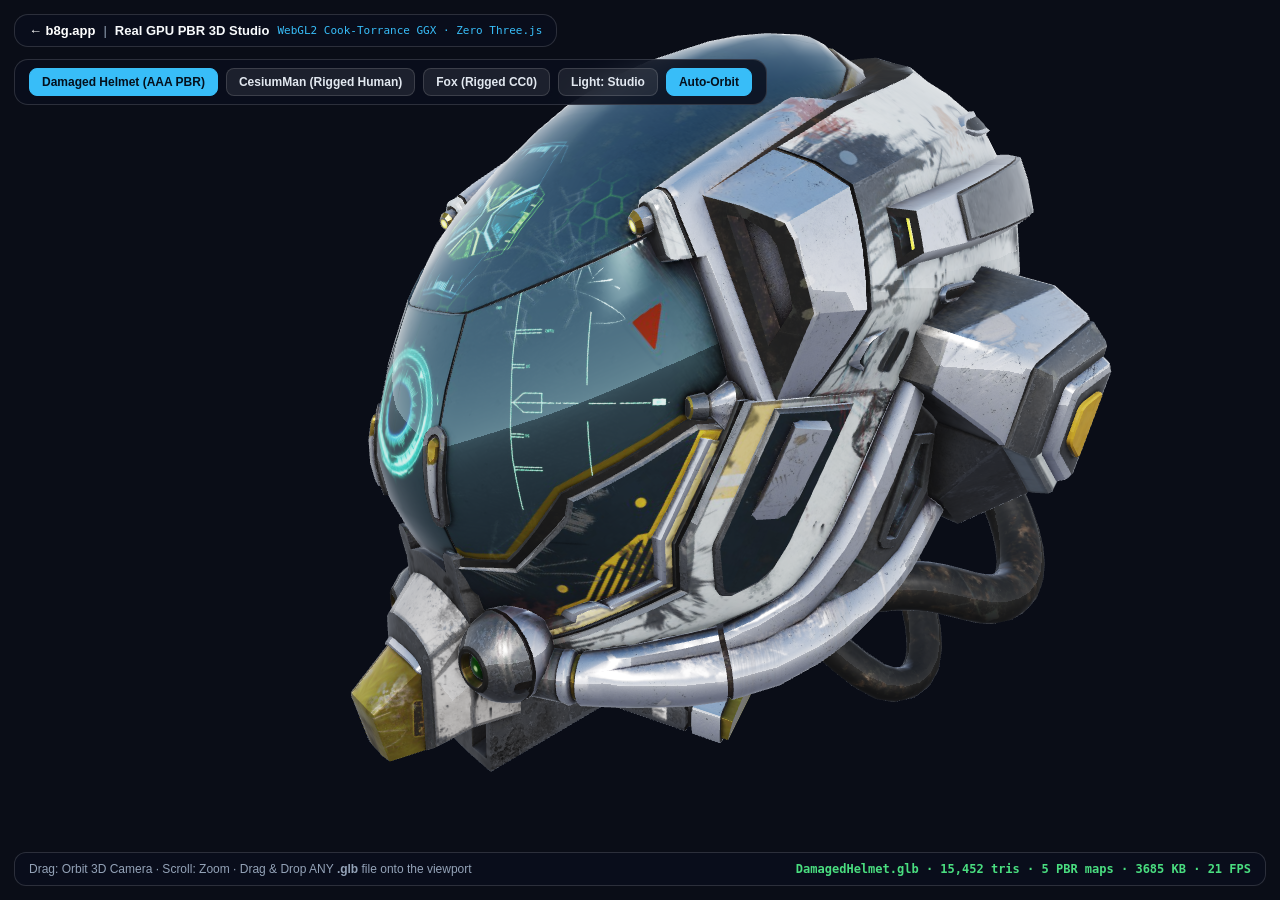
<file: games/pbr-studio.html>
<!doctype html>
<html lang="en">
<head>
  <meta charset="utf-8" />
  <meta name="viewport" content="width=device-width, initial-scale=1" />
  <title>B8G Real-GPU PBR 3D Studio (WebGL2 GLSL 300 es) | b8g.app</title>
  <link rel="icon" href="data:image/svg+xml,%3Csvg%20xmlns=%22http://www.w3.org/2000/svg%22%20viewBox=%220%200%20256%20256%22%20width=%22256%22%20height=%22256%22%3E%3Crect%20x=%228%22%20y=%228%22%20width=%22240%22%20height=%22240%22%20rx=%2256%22%20fill=%22%23070d1a%22/%3E%3Ccircle%20cx=%22128%22%20cy=%22128%22%20r=%22106%22%20fill=%22none%22%20stroke=%22%2338bdf8%22%20stroke-width=%228%22/%3E%3Cpolygon%20points=%22128,64%20188,168%2068,168%22%20fill=%22none%22%20stroke=%22%23a78bfa%22%20stroke-width=%226%22/%3E%3C/svg%3E" />
  <style>
    :root {
      --bg: #070a12;
      --panel: rgba(10, 15, 28, 0.86);
      --border: rgba(255,255,255,0.14);
      --text: #f8fafc;
      --muted: #94a3b8;
      --cyan: #38bdf8;
      --gold: #facc15;
      --green: #4ade80;
    }
    * { box-sizing: border-box; margin: 0; padding: 0; }
    html, body { width: 100%; height: 100%; overflow: hidden; background: var(--bg); color: var(--text); font-family: Inter, -apple-system, BlinkMacSystemFont, "Segoe UI", sans-serif; user-select: none; }
    canvas { display: block; width: 100%; height: 100%; cursor: grab; }
    canvas:active { cursor: grabbing; }
    .hud-top {
      position: fixed; top: 14px; left: 14px; right: 14px;
      display: flex; justify-content: space-between; align-items: flex-start; gap: 12px; flex-wrap: wrap;
      pointer-events: none;
    }
    .bar {
      pointer-events: auto; display: flex; align-items: center; gap: 8px; flex-wrap: wrap;
      background: var(--panel); border: 1px solid var(--border); border-radius: 14px;
      padding: 8px 14px; backdrop-filter: blur(12px); font-size: 13px;
    }
    a { color: #fff; text-decoration: none; font-weight: 700; }
    button {
      background: rgba(255,255,255,0.08); color: #e2e8f0; border: 1px solid var(--border);
      border-radius: 8px; padding: 6px 12px; font-size: 12px; font-weight: 700; cursor: pointer;
    }
    button:hover { border-color: var(--cyan); color: #fff; }
    button.active { background: var(--cyan); border-color: var(--cyan); color: #04101c; }
    .hud-bottom {
      position: fixed; bottom: 14px; left: 14px; right: 14px;
      display: flex; justify-content: space-between; align-items: center; gap: 12px; flex-wrap: wrap;
      background: var(--panel); border: 1px solid var(--border); border-radius: 12px;
      padding: 9px 14px; font-size: 12px; color: var(--muted); backdrop-filter: blur(12px);
    }
    .stat { color: var(--green); font-weight: 700; font-family: ui-monospace, monospace; }
    .loading {
      position: fixed; inset: 0; display: grid; place-items: center; pointer-events: none;
      font-size: 15px; font-weight: 700; color: var(--cyan);
    }
  </style>
</head>
<body>
  <canvas id="gl"></canvas>
  <div class="loading" id="loading">Loading real PBR .glb asset onto GPU...</div>

  <div class="hud-top">
    <div class="bar">
      <a href="../index.html">← b8g.app</a>
      <span style="color:var(--muted)">|</span>
      <strong>Real GPU PBR 3D Studio</strong>
      <span style="color:var(--cyan);font-size:11px;font-family:monospace">WebGL2 Cook-Torrance GGX · Zero Three.js</span>
    </div>
    <div class="bar">
      <button class="active" data-model="../assets/DamagedHelmet.glb">Damaged Helmet (AAA PBR)</button>
      <button data-model="../assets/CesiumMan.glb">CesiumMan (Rigged Human)</button>
      <button data-model="../assets/Fox.glb">Fox (Rigged CC0)</button>
      <button id="btnEnv">Light: Studio</button>
      <button id="btnSpin" class="active">Auto-Orbit</button>
    </div>
  </div>

  <div class="hud-bottom">
    <div>Drag: Orbit 3D Camera · Scroll: Zoom · Drag &amp; Drop ANY <strong>.glb</strong> file onto the viewport</div>
    <div class="stat" id="gpuStat">Initializing WebGL2...</div>
  </div>

  <script>
    (function () {
      const canvas = document.getElementById('gl');
      const gl = canvas.getContext('webgl2', { antialias: true, alpha: false, powerPreference: 'high-performance' });
      const loadingEl = document.getElementById('loading');
      const gpuStat = document.getElementById('gpuStat');
      if (!gl) {
        loadingEl.textContent = 'WebGL2 is required to run the real-GPU PBR renderer.';
        return;
      }

      // --- Minimal 4x4 Matrix & Quaternion Math (Zero Deps) ---
      function mat4Ident() { const m = new Float32Array(16); m[0]=m[5]=m[10]=m[15]=1; return m; }
      function mat4Mul(a, b, out) {
        const r = out || new Float32Array(16);
        for (let c = 0; c < 4; c++) {
          const b0=b[c*4], b1=b[c*4+1], b2=b[c*4+2], b3=b[c*4+3];
          r[c*4]   = a[0]*b0 + a[4]*b1 + a[8]*b2  + a[12]*b3;
          r[c*4+1] = a[1]*b0 + a[5]*b1 + a[9]*b2  + a[13]*b3;
          r[c*4+2] = a[2]*b0 + a[6]*b1 + a[10]*b2 + a[14]*b3;
          r[c*4+3] = a[3]*b0 + a[7]*b1 + a[11]*b2 + a[15]*b3;
        }
        return r;
      }
      function mat4Persp(fovY, aspect, near, far) {
        const f = 1 / Math.tan(fovY * 0.5), nf = 1 / (near - far);
        const m = new Float32Array(16);
        m[0] = f / aspect; m[5] = f; m[10] = (far + near) * nf; m[11] = -1; m[14] = 2 * far * near * nf;
        return m;
      }
      function mat4LookAt(eye, target, up) {
        let zx = eye[0]-target[0], zy = eye[1]-target[1], zz = eye[2]-target[2];
        let zl = Math.hypot(zx, zy, zz) || 1; zx/=zl; zy/=zl; zz/=zl;
        let xx = up[1]*zz - up[2]*zy, xy = up[2]*zx - up[0]*zz, xz = up[0]*zy - up[1]*zx;
        let xl = Math.hypot(xx, xy, xz) || 1; xx/=xl; xy/=xl; xz/=xl;
        let yx = zy*xz - zz*xy, yy = zz*xx - zx*xz, yz = zx*xy - zy*xx;
        const m = new Float32Array(16);
        m[0]=xx; m[1]=yx; m[2]=zx; m[4]=xy; m[5]=yy; m[6]=zy; m[8]=xz; m[9]=yz; m[10]=zz;
        m[12]=-(xx*eye[0]+xy*eye[1]+xz*eye[2]);
        m[13]=-(yx*eye[0]+yy*eye[1]+yz*eye[2]);
        m[14]=-(zx*eye[0]+zy*eye[1]+zz*eye[2]);
        m[15]=1;
        return m;
      }
      function mat4FromTRS(t, q, s) {
        const x=q[0], y=q[1], z=q[2], w=q[3];
        const x2=x+x, y2=y+y, z2=z+z;
        const xx=x*x2, xy=x*y2, xz=x*z2, yy=y*y2, yz=y*z2, zz=z*z2, wx=w*x2, wy=w*y2, wz=w*z2;
        const sx=s[0], sy=s[1], sz=s[2];
        const m = new Float32Array(16);
        m[0]=(1-(yy+zz))*sx; m[1]=(xy+wz)*sx;     m[2]=(xz-wy)*sx;     m[3]=0;
        m[4]=(xy-wz)*sy;     m[5]=(1-(xx+zz))*sy; m[6]=(yz+wx)*sy;     m[7]=0;
        m[8]=(xz+wy)*sz;     m[9]=(yz-wx)*sz;     m[10]=(1-(xx+yy))*sz; m[11]=0;
        m[12]=t[0]; m[13]=t[1]; m[14]=t[2]; m[15]=1;
        return m;
      }
      function quatSlerp(a, b, t) {
        let ax=a[0], ay=a[1], az=a[2], aw=a[3];
        let bx=b[0], by=b[1], bz=b[2], bw=b[3];
        let dot = ax*bx + ay*by + az*bz + aw*bw;
        if (dot < 0) { dot = -dot; bx=-bx; by=-by; bz=-bz; bw=-bw; }
        let rx, ry, rz, rw;
        if (1 - dot < 1e-4) {
          rx = ax + t*(bx-ax); ry = ay + t*(by-ay); rz = az + t*(bz-az); rw = aw + t*(bw-aw);
        } else {
          const th = Math.acos(Math.min(1, dot)), st = Math.sin(th);
          const s0 = Math.sin((1-t)*th)/st, s1 = Math.sin(t*th)/st;
          rx = s0*ax + s1*bx; ry = s0*ay + s1*by; rz = s0*az + s1*bz; rw = s0*aw + s1*bw;
        }
        const inv = 1 / (Math.hypot(rx, ry, rz, rw) || 1);
        return [rx*inv, ry*inv, rz*inv, rw*inv];
      }

      // --- GLSL 300 es Cook-Torrance GGX PBR + Skeletal Skinning Shader ---
      const VS = '#version 300 es\n' +
        'precision highp float;\n' +
        'layout(location=0) in vec3 a_pos;\n' +
        'layout(location=1) in vec3 a_norm;\n' +
        'layout(location=2) in vec2 a_uv;\n' +
        'layout(location=3) in uvec4 a_joints;\n' +
        'layout(location=4) in vec4 a_weights;\n' +
        'uniform mat4 u_viewProj;\n' +
        'uniform mat4 u_model;\n' +
        'uniform int u_skinned;\n' +
        'uniform mat4 u_joints[64];\n' +
        'out vec3 v_worldPos;\n' +
        'out vec3 v_worldNorm;\n' +
        'out vec2 v_uv;\n' +
        'void main() {\n' +
        '  mat4 skin = u_model;\n' +
        '  if (u_skinned == 1) {\n' +
        '    skin = a_weights.x * u_joints[min(a_joints.x, 63u)] +\n' +
        '           a_weights.y * u_joints[min(a_joints.y, 63u)] +\n' +
        '           a_weights.z * u_joints[min(a_joints.z, 63u)] +\n' +
        '           a_weights.w * u_joints[min(a_joints.w, 63u)];\n' +
        '    skin = u_model * skin;\n' +
        '  }\n' +
        '  vec4 wp = skin * vec4(a_pos, 1.0);\n' +
        '  v_worldPos = wp.xyz;\n' +
        '  v_worldNorm = normalize(mat3(skin) * a_norm);\n' +
        '  v_uv = a_uv;\n' +
        '  gl_Position = u_viewProj * wp;\n' +
        '}\n';

      const FS = '#version 300 es\n' +
        'precision highp float;\n' +
        'in vec3 v_worldPos;\n' +
        'in vec3 v_worldNorm;\n' +
        'in vec2 v_uv;\n' +
        'uniform vec3 u_camPos;\n' +
        'uniform vec4 u_baseColorFactor;\n' +
        'uniform float u_metallicFactor;\n' +
        'uniform float u_roughnessFactor;\n' +
        'uniform vec3 u_emissiveFactor;\n' +
        'uniform int u_hasBaseTex, u_hasMrTex, u_hasNormTex, u_hasAoTex, u_hasEmissiveTex;\n' +
        'uniform int u_envMode;\n' +
        'uniform sampler2D u_baseTex, u_mrTex, u_normTex, u_aoTex, u_emissiveTex;\n' +
        'out vec4 fragColor;\n' +
        'const float PI = 3.14159265359;\n' +
        'vec3 srgbToLinear(vec3 c) { return pow(max(c, vec3(0.0)), vec3(2.2)); }\n' +
        'vec3 acesToneMap(vec3 x) { return clamp((x*(2.51*x+0.03))/(x*(2.43*x+0.59)+0.14), 0.0, 1.0); }\n' +
        'vec3 sampleProceduralEnv(vec3 dir, float rough) {\n' +
        '  float y = clamp(dir.y * 0.5 + 0.5, 0.0, 1.0);\n' +
        '  vec3 skyTop = u_envMode==0 ? vec3(0.18,0.28,0.45) : u_envMode==1 ? vec3(0.14,0.08,0.28) : vec3(0.04,0.12,0.22);\n' +
        '  vec3 horizon = u_envMode==0 ? vec3(0.85,0.90,0.98) : u_envMode==1 ? vec3(1.40,0.58,0.24) : vec3(0.18,0.75,0.95);\n' +
        '  vec3 ground = u_envMode==0 ? vec3(0.12,0.13,0.16) : u_envMode==1 ? vec3(0.14,0.08,0.06) : vec3(0.05,0.04,0.10);\n' +
        '  vec3 env = dir.y >= 0.0 ? mix(horizon, skyTop, pow(dir.y, 0.65)) : mix(horizon*0.45, ground, pow(-dir.y, 0.5));\n' +
        '  vec3 sunDir = normalize(vec3(0.65, 0.55, 0.52));\n' +
        '  float specSpot = pow(max(dot(dir, sunDir), 0.0), mix(96.0, 4.0, rough));\n' +
        '  vec3 sunCol = u_envMode==1 ? vec3(2.6,1.4,0.7) : vec3(2.2,2.1,2.0);\n' +
        '  return env + sunCol * specSpot * (1.0 - rough * 0.7);\n' +
        '}\n' +
        'vec3 perturbNormal(vec3 N, vec3 pos, vec2 uv) {\n' +
        '  vec3 mapN = texture(u_normTex, uv).xyz * 2.0 - 1.0;\n' +
        '  vec3 dp1 = dFdx(pos); vec3 dp2 = dFdy(pos);\n' +
        '  vec2 duv1 = dFdx(uv); vec2 duv2 = dFdy(uv);\n' +
        '  vec3 dp2perp = cross(dp2, N); vec3 dp1perp = cross(N, dp1);\n' +
        '  vec3 T = dp2perp * duv1.x + dp1perp * duv2.x;\n' +
        '  vec3 B = dp2perp * duv1.y + dp1perp * duv2.y;\n' +
        '  float invmax = inversesqrt(max(dot(T, T), dot(B, B)) + 1e-8);\n' +
        '  return normalize(mat3(T * invmax, B * invmax, N) * mapN);\n' +
        '}\n' +
        'void main() {\n' +
        '  vec4 base = u_baseColorFactor;\n' +
        '  if (u_hasBaseTex == 1) { vec4 t = texture(u_baseTex, v_uv); base *= vec4(srgbToLinear(t.rgb), t.a); }\n' +
        '  float metallic = u_metallicFactor;\n' +
        '  float roughness = u_roughnessFactor;\n' +
        '  if (u_hasMrTex == 1) { vec4 mr = texture(u_mrTex, v_uv); roughness *= mr.g; metallic *= mr.b; }\n' +
        '  roughness = clamp(roughness, 0.045, 1.0);\n' +
        '  float ao = u_hasAoTex == 1 ? texture(u_aoTex, v_uv).r : 1.0;\n' +
        '  vec3 emissive = u_emissiveFactor;\n' +
        '  if (u_hasEmissiveTex == 1) emissive *= srgbToLinear(texture(u_emissiveTex, v_uv).rgb);\n' +
        '  vec3 N = normalize(v_worldNorm);\n' +
        '  if (!gl_FrontFacing) N = -N;\n' +
        '  if (u_hasNormTex == 1) N = perturbNormal(N, v_worldPos, v_uv);\n' +
        '  vec3 V = normalize(u_camPos - v_worldPos);\n' +
        '  vec3 F0 = mix(vec3(0.04), base.rgb, metallic);\n' +
        '  vec3 Lo = vec3(0.0);\n' +
        '  vec3 lightDirs[2]; lightDirs[0] = normalize(vec3(0.65, 0.55, 0.52)); lightDirs[1] = normalize(vec3(-0.7, 0.25, -0.65));\n' +
        '  vec3 lightCols[2];\n' +
        '  lightCols[0] = u_envMode==1 ? vec3(4.2,2.4,1.5) : vec3(3.6,3.4,3.2);\n' +
        '  lightCols[1] = u_envMode==2 ? vec3(0.7,2.4,3.4) : vec3(1.1,1.4,2.1);\n' +
        '  for (int i = 0; i < 2; i++) {\n' +
        '    vec3 L = lightDirs[i]; vec3 H = normalize(V + L);\n' +
        '    float NdotL = max(dot(N, L), 0.0); float NdotV = max(dot(N, V), 0.001); float NdotH = max(dot(N, H), 0.0);\n' +
        '    float a = roughness * roughness; float a2 = a * a;\n' +
        '    float denom = NdotH*NdotH*(a2 - 1.0) + 1.0;\n' +
        '    float D = a2 / (PI * denom * denom + 1e-6);\n' +
        '    float k = (roughness + 1.0) * (roughness + 1.0) / 8.0;\n' +
        '    float G = (NdotV / (NdotV*(1.0-k)+k)) * (NdotL / (NdotL*(1.0-k)+k));\n' +
        '    vec3 F = F0 + (1.0 - F0) * pow(1.0 - max(dot(H, V), 0.0), 5.0);\n' +
        '    vec3 spec = (D * G * F) / (4.0 * NdotV * NdotL + 1e-5);\n' +
        '    vec3 kD = (vec3(1.0) - F) * (1.0 - metallic);\n' +
        '    Lo += (kD * base.rgb / PI + spec) * lightCols[i] * NdotL;\n' +
        '  }\n' +
        '  vec3 R = reflect(-V, N);\n' +
        '  vec3 envSpec = sampleProceduralEnv(R, roughness);\n' +
        '  vec3 envDiff = sampleProceduralEnv(N, 0.9);\n' +
        '  vec3 F_env = F0 + (max(vec3(1.0 - roughness), F0) - F0) * pow(1.0 - max(dot(N, V), 0.0), 5.0);\n' +
        '  vec3 ambient = ((1.0 - F_env) * (1.0 - metallic) * base.rgb * envDiff * 0.65 + F_env * envSpec * 0.95) * ao;\n' +
        '  vec3 col = acesToneMap(ambient + Lo + emissive * 1.4);\n' +
        '  fragColor = vec4(pow(col, vec3(1.0 / 2.2)), base.a);\n' +
        '}\n';

      function compile(type, src) {
        const s = gl.createShader(type);
        gl.shaderSource(s, src);
        gl.compileShader(s);
        if (!gl.getShaderParameter(s, gl.COMPILE_STATUS)) throw new Error(gl.getShaderInfoLog(s));
        return s;
      }
      const prog = gl.createProgram();
      gl.attachShader(prog, compile(gl.VERTEX_SHADER, VS));
      gl.attachShader(prog, compile(gl.FRAGMENT_SHADER, FS));
      gl.linkProgram(prog);
      if (!gl.getProgramParameter(prog, gl.LINK_STATUS)) throw new Error(gl.getProgramInfoLog(prog));
      gl.useProgram(prog);

      const U = {};
      ['u_viewProj','u_model','u_skinned','u_joints','u_camPos','u_baseColorFactor','u_metallicFactor','u_roughnessFactor','u_emissiveFactor',
       'u_hasBaseTex','u_hasMrTex','u_hasNormTex','u_hasAoTex','u_hasEmissiveTex','u_envMode',
       'u_baseTex','u_mrTex','u_normTex','u_aoTex','u_emissiveTex'].forEach((n) => { U[n] = gl.getUniformLocation(prog, n); });

      // --- Pure Zero-Dependency GLB 2.0 Loader + Texture Decoder + Skeletal Animator ---
      const COMP_BYTES = { 5120:1, 5121:1, 5122:2, 5123:2, 5125:4, 5126:4 };
      const TYPE_COUNT = { SCALAR:1, VEC2:2, VEC3:3, VEC4:4, MAT4:16 };

      function readAccessor(gltf, bin, idx) {
        const acc = gltf.accessors[idx];
        const bv = gltf.bufferViews[acc.bufferView];
        const count = acc.count, comps = TYPE_COUNT[acc.type], bpe = COMP_BYTES[acc.componentType];
        const stride = bv.byteStride || (comps * bpe);
        const start = (bv.byteOffset || 0) + (acc.byteOffset || 0);
        const dv = new DataView(bin.buffer, bin.byteOffset, bin.byteLength);
        const out = acc.componentType === 5126 ? new Float32Array(count * comps)
          : acc.componentType === 5125 ? new Uint32Array(count * comps)
          : acc.componentType === 5123 ? new Uint16Array(count * comps)
          : new Uint8Array(count * comps);
        for (let i = 0; i < count; i++) {
          const base = start + i * stride;
          for (let c = 0; c < comps; c++) {
            const off = base + c * bpe;
            out[i*comps + c] = acc.componentType === 5126 ? dv.getFloat32(off, true)
              : acc.componentType === 5125 ? dv.getUint32(off, true)
              : acc.componentType === 5123 ? dv.getUint16(off, true)
              : dv.getUint8(off);
          }
        }
        return { data: out, count, comps, componentType: acc.componentType, min: acc.min, max: acc.max };
      }

      let currentScene = null;

      async function loadGlbBytes(rawBytes, label) {
        loadingEl.style.display = 'grid';
        loadingEl.textContent = 'Parsing ' + label + ' & uploading PBR textures to GPU...';
        const dv = new DataView(rawBytes.buffer, rawBytes.byteOffset, rawBytes.byteLength);
        if (dv.getUint32(0, true) !== 0x46546c67) throw new Error('Not a valid .glb file');
        let off = 12, gltf = null, bin = new Uint8Array(0);
        while (off + 8 <= rawBytes.byteLength) {
          const len = dv.getUint32(off, true), type = dv.getUint32(off + 4, true);
          off += 8;
          const slice = rawBytes.subarray(off, off + len);
          off += len;
          if (type === 0x4e4f534a) gltf = JSON.parse(new TextDecoder().decode(slice).replace(/\0+$/, ''));
          else if (type === 0x004e4942) bin = slice;
        }

        // Decode embedded textures
        const textures = [];
        for (const texDef of (gltf.textures || [])) {
          const imgDef = gltf.images[texDef.source];
          const bv = gltf.bufferViews[imgDef.bufferView];
          const imgBytes = bin.subarray(bv.byteOffset || 0, (bv.byteOffset || 0) + bv.byteLength);
          const blob = new Blob([imgBytes], { type: imgDef.mimeType || 'image/png' });
          const bmp = await createImageBitmap(blob);
          const tex = gl.createTexture();
          gl.bindTexture(gl.TEXTURE_2D, tex);
          gl.texImage2D(gl.TEXTURE_2D, 0, gl.RGBA, gl.RGBA, gl.UNSIGNED_BYTE, bmp);
          gl.generateMipmap(gl.TEXTURE_2D);
          gl.texParameteri(gl.TEXTURE_2D, gl.TEXTURE_MIN_FILTER, gl.LINEAR_MIPMAP_LINEAR);
          gl.texParameteri(gl.TEXTURE_2D, gl.TEXTURE_MAG_FILTER, gl.LINEAR);
          textures.push(tex);
        }

        // Build GPU VAOs for every mesh primitive
        let totalTris = 0;
        const minB = [1e9, 1e9, 1e9], maxB = [-1e9, -1e9, -1e9];
        const gpuMeshes = (gltf.meshes || []).map((mesh) => {
          return (mesh.primitives || []).map((prim) => {
            const pos = readAccessor(gltf, bin, prim.attributes.POSITION);
            for (let i = 0; i < pos.count; i++) {
              for (let k = 0; k < 3; k++) {
                const v = pos.data[i*3 + k];
                if (v < minB[k]) minB[k] = v;
                if (v > maxB[k]) maxB[k] = v;
              }
            }
            const norm = prim.attributes.NORMAL != null ? readAccessor(gltf, bin, prim.attributes.NORMAL).data : new Float32Array(pos.count * 3);
            const uv = prim.attributes.TEXCOORD_0 != null ? readAccessor(gltf, bin, prim.attributes.TEXCOORD_0).data : new Float32Array(pos.count * 2);
            const joints = prim.attributes.JOINTS_0 != null ? readAccessor(gltf, bin, prim.attributes.JOINTS_0) : null;
            const weights = prim.attributes.WEIGHTS_0 != null ? readAccessor(gltf, bin, prim.attributes.WEIGHTS_0).data : null;

            const vao = gl.createVertexArray();
            gl.bindVertexArray(vao);

            const bindF32 = (loc, data, size) => {
              const b = gl.createBuffer(); gl.bindBuffer(gl.ARRAY_BUFFER, b);
              gl.bufferData(gl.ARRAY_BUFFER, data, gl.STATIC_DRAW);
              gl.enableVertexAttribArray(loc); gl.vertexAttribPointer(loc, size, gl.FLOAT, false, 0, 0);
            };
            bindF32(0, pos.data, 3);
            bindF32(1, norm, 3);
            bindF32(2, uv, 2);

            if (joints && weights) {
              const jb = gl.createBuffer(); gl.bindBuffer(gl.ARRAY_BUFFER, jb);
              gl.bufferData(gl.ARRAY_BUFFER, joints.data, gl.STATIC_DRAW);
              gl.enableVertexAttribArray(3);
              gl.vertexAttribIPointer(3, 4, joints.componentType === 5121 ? gl.UNSIGNED_BYTE : gl.UNSIGNED_SHORT, 0, 0);
              bindF32(4, weights, 4);
            } else {
              gl.vertexAttribI4ui(3, 0, 0, 0, 0);
              gl.vertexAttrib4f(4, 1, 0, 0, 0);
            }

            let idxCount = pos.count, idxType = 0;
            if (prim.indices != null) {
              const ind = readAccessor(gltf, bin, prim.indices);
              const ib = gl.createBuffer(); gl.bindBuffer(gl.ELEMENT_ARRAY_BUFFER, ib);
              gl.bufferData(gl.ELEMENT_ARRAY_BUFFER, ind.data, gl.STATIC_DRAW);
              idxCount = ind.count;
              idxType = ind.componentType === 5125 ? gl.UNSIGNED_INT : gl.UNSIGNED_SHORT;
              totalTris += Math.floor(idxCount / 3);
            } else {
              totalTris += Math.floor(pos.count / 3);
            }
            gl.bindVertexArray(null);

            const mat = prim.material != null ? gltf.materials[prim.material] : {};
            const pbr = mat.pbrMetallicRoughness || {};
            return {
              vao, idxCount, idxType,
              baseColor: pbr.baseColorFactor || [1, 1, 1, 1],
              metallic: pbr.metallicFactor != null ? pbr.metallicFactor : 1.0,
              roughness: pbr.roughnessFactor != null ? pbr.roughnessFactor : 1.0,
              emissive: mat.emissiveFactor || [0, 0, 0],
              baseTex: pbr.baseColorTexture ? textures[pbr.baseColorTexture.index] : null,
              mrTex: pbr.metallicRoughnessTexture ? textures[pbr.metallicRoughnessTexture.index] : null,
              normTex: mat.normalTexture ? textures[mat.normalTexture.index] : null,
              aoTex: mat.occlusionTexture ? textures[mat.occlusionTexture.index] : null,
              emissiveTex: mat.emissiveTexture ? textures[mat.emissiveTexture.index] : null,
            };
          });
        });

        // Parse node hierarchy, skins, & animations
        const nodes = (gltf.nodes || []).map((n) => ({
          t: n.translation ? [...n.translation] : [0, 0, 0],
          r: n.rotation ? [...n.rotation] : [0, 0, 0, 1],
          s: n.scale ? [...n.scale] : [1, 1, 1],
          matrix: n.matrix ? new Float32Array(n.matrix) : null,
          children: n.children || [],
          mesh: n.mesh,
          skin: n.skin,
          world: mat4Ident(),
        }));
        const roots = (gltf.scenes && gltf.scenes[gltf.scene || 0] && gltf.scenes[gltf.scene || 0].nodes) || [0];

        const skins = (gltf.skins || []).map((sk) => {
          const ibm = sk.inverseBindMatrices != null ? readAccessor(gltf, bin, sk.inverseBindMatrices).data : null;
          return { joints: sk.joints, ibm };
        });

        const anims = (gltf.animations || []).map((an) => {
          let maxTime = 0.01;
          const channels = an.channels.map((ch) => {
            const samp = an.samplers[ch.sampler];
            const times = readAccessor(gltf, bin, samp.input).data;
            const vals = readAccessor(gltf, bin, samp.output).data;
            if (times.length > 0 && times[times.length - 1] > maxTime) maxTime = times[times.length - 1];
            return { node: ch.target.node, path: ch.target.path, times, vals };
          });
          return { maxTime, channels };
        });

        // Auto-frame bounding sphere
        const center = [(minB[0]+maxB[0])*0.5, (minB[1]+maxB[1])*0.5, (minB[2]+maxB[2])*0.5];
        const radius = Math.max(0.01, Math.hypot(maxB[0]-minB[0], maxB[1]-minB[1], maxB[2]-minB[2]) * 0.5);
        const normScale = 2.0 / radius;

        currentScene = {
          label, gpuMeshes, nodes, roots, skins, anims, center, normScale,
          bytes: rawBytes.byteLength, totalTris, texCount: textures.length, animTime: 0,
        };
        loadingEl.style.display = 'none';
      }

      async function loadUrl(url) {
        const res = await fetch(url);
        const buf = new Uint8Array(await res.arrayBuffer());
        await loadGlbBytes(buf, url.split('/').pop());
      }

      // Camera & UI
      let yaw = 0.45, pitch = 0.22, dist = 3.4, autoSpin = true, envMode = 0;
      const envNames = ['Studio', 'Sunset', 'Cyberpunk'];
      let dragging = false, lx = 0, ly = 0;

      canvas.addEventListener('mousedown', (e) => { dragging = true; autoSpin = false; document.getElementById('btnSpin').classList.remove('active'); lx = e.clientX; ly = e.clientY; });
      window.addEventListener('mousemove', (e) => {
        if (!dragging) return;
        yaw += (e.clientX - lx) * 0.008;
        pitch = Math.max(-1.2, Math.min(1.2, pitch + (e.clientY - ly) * 0.007));
        lx = e.clientX; ly = e.clientY;
      });
      window.addEventListener('mouseup', () => { dragging = false; });
      canvas.addEventListener('wheel', (e) => { e.preventDefault(); dist = Math.max(1.4, Math.min(9.0, dist + e.deltaY * 0.003)); }, { passive: false });

      document.querySelectorAll('[data-model]').forEach((b) => {
        b.onclick = () => {
          document.querySelectorAll('[data-model]').forEach((x) => x.classList.remove('active'));
          b.classList.add('active');
          loadUrl(b.dataset.model);
        };
      });
      document.getElementById('btnEnv').onclick = (e) => { envMode = (envMode + 1) % 3; e.target.textContent = 'Light: ' + envNames[envMode]; };
      document.getElementById('btnSpin').onclick = (e) => { autoSpin = !autoSpin; e.target.classList.toggle('active', autoSpin); };

      window.addEventListener('dragover', (e) => e.preventDefault());
      window.addEventListener('drop', async (e) => {
        e.preventDefault();
        const f = e.dataTransfer && e.dataTransfer.files && e.dataTransfer.files[0];
        if (f) await loadGlbBytes(new Uint8Array(await f.arrayBuffer()), f.name);
      });

      function resize() {
        const dpr = Math.min(2, window.devicePixelRatio || 1);
        canvas.width = Math.floor(window.innerWidth * dpr);
        canvas.height = Math.floor(window.innerHeight * dpr);
        gl.viewport(0, 0, canvas.width, canvas.height);
      }
      window.addEventListener('resize', resize);
      resize();

      function updateNodes(sc, dt) {
        if (sc.anims.length > 0) {
          const an = sc.anims[0];
          sc.animTime = (sc.animTime + dt) % an.maxTime;
          for (const ch of an.channels) {
            const node = sc.nodes[ch.node];
            if (!node) continue;
            const times = ch.times;
            let k = 0;
            while (k + 1 < times.length && times[k + 1] < sc.animTime) k++;
            const k1 = Math.min(times.length - 1, k + 1);
            const span = Math.max(1e-6, times[k1] - times[k]);
            const f = Math.max(0, Math.min(1, (sc.animTime - times[k]) / span));
            if (ch.path === 'translation') {
              node.t = [0,1,2].map((c) => ch.vals[k*3+c]*(1-f) + ch.vals[k1*3+c]*f);
              node.matrix = null;
            } else if (ch.path === 'scale') {
              node.s = [0,1,2].map((c) => ch.vals[k*3+c]*(1-f) + ch.vals[k1*3+c]*f);
              node.matrix = null;
            } else if (ch.path === 'rotation') {
              const a = [ch.vals[k*4], ch.vals[k*4+1], ch.vals[k*4+2], ch.vals[k*4+3]];
              const b = [ch.vals[k1*4], ch.vals[k1*4+1], ch.vals[k1*4+2], ch.vals[k1*4+3]];
              node.r = quatSlerp(a, b, f);
              node.matrix = null;
            }
          }
        }
        const visit = (idx, parentM) => {
          const n = sc.nodes[idx];
          const local = n.matrix || mat4FromTRS(n.t, n.r, n.s);
          n.world = mat4Mul(parentM, local);
          for (const c of n.children) visit(c, n.world);
        };
        const rootScale = mat4FromTRS(
          [-sc.center[0]*sc.normScale, -sc.center[1]*sc.normScale, -sc.center[2]*sc.normScale],
          [0, 0, 0, 1],
          [sc.normScale, sc.normScale, sc.normScale]
        );
        for (const r of sc.roots) visit(r, rootScale);
      }

      const jointBuf = new Float32Array(64 * 16);
      let lastTs = performance.now(), frames = 0, fpsAcc = 0, fpsVal = 60;

      function render(now) {
        const dt = Math.min(0.05, (now - lastTs) / 1000);
        lastTs = now;
        if (autoSpin) yaw += dt * 0.45;
        frames++; fpsAcc += dt;
        if (fpsAcc >= 0.5) { fpsVal = Math.round(frames / fpsAcc); frames = 0; fpsAcc = 0; }

        gl.enable(gl.DEPTH_TEST);
        gl.clearColor(envMode===1 ? 0.09 : 0.04, envMode===2 ? 0.05 : 0.05, envMode===1 ? 0.06 : 0.09, 1);
        gl.clear(gl.COLOR_BUFFER_BIT | gl.DEPTH_BUFFER_BIT);

        if (currentScene) {
          const sc = currentScene;
          updateNodes(sc, dt);

          const cam = [
            Math.sin(yaw) * Math.cos(pitch) * dist,
            Math.sin(pitch) * dist,
            Math.cos(yaw) * Math.cos(pitch) * dist,
          ];
          const vp = mat4Mul(mat4Persp(0.82, canvas.width / Math.max(1, canvas.height), 0.05, 100), mat4LookAt(cam, [0, 0, 0], [0, 1, 0]));
          gl.uniformMatrix4fv(U.u_viewProj, false, vp);
          gl.uniform3fv(U.u_camPos, cam);
          gl.uniform1i(U.u_envMode, envMode);

          const bindTex = (unit, tex, uSampler, uHas) => {
            if (tex) {
              gl.activeTexture(gl.TEXTURE0 + unit);
              gl.bindTexture(gl.TEXTURE_2D, tex);
              gl.uniform1i(uSampler, unit);
              gl.uniform1i(uHas, 1);
            } else {
              gl.uniform1i(uHas, 0);
            }
          };

          for (const node of sc.nodes) {
            if (node.mesh == null) continue;
            const prims = sc.gpuMeshes[node.mesh];
            if (node.skin != null && sc.skins[node.skin]) {
              const sk = sc.skins[node.skin];
              gl.uniform1i(U.u_skinned, 1);
              gl.uniformMatrix4fv(U.u_model, false, mat4Ident());
              for (let j = 0; j < Math.min(64, sk.joints.length); j++) {
                const jWorld = sc.nodes[sk.joints[j]].world;
                const m = sk.ibm ? mat4Mul(jWorld, sk.ibm.subarray(j*16, j*16+16)) : jWorld;
                jointBuf.set(m, j * 16);
              }
              gl.uniformMatrix4fv(U.u_joints, false, jointBuf);
            } else {
              gl.uniform1i(U.u_skinned, 0);
              gl.uniformMatrix4fv(U.u_model, false, node.world);
            }

            for (const p of prims) {
              gl.bindVertexArray(p.vao);
              gl.uniform4fv(U.u_baseColorFactor, p.baseColor);
              gl.uniform1f(U.u_metallicFactor, p.metallic);
              gl.uniform1f(U.u_roughnessFactor, p.roughness);
              gl.uniform3fv(U.u_emissiveFactor, p.emissive);
              bindTex(0, p.baseTex, U.u_baseTex, U.u_hasBaseTex);
              bindTex(1, p.mrTex, U.u_mrTex, U.u_hasMrTex);
              bindTex(2, p.normTex, U.u_normTex, U.u_hasNormTex);
              bindTex(3, p.aoTex, U.u_aoTex, U.u_hasAoTex);
              bindTex(4, p.emissiveTex, U.u_emissiveTex, U.u_hasEmissiveTex);
              if (p.idxType) gl.drawElements(gl.TRIANGLES, p.idxCount, p.idxType, 0);
              else gl.drawArrays(gl.TRIANGLES, 0, p.idxCount);
            }
          }
          gpuStat.textContent = sc.label + ' · ' + sc.totalTris.toLocaleString() + ' tris · ' + sc.texCount + ' PBR maps · ' + (sc.bytes/1024).toFixed(0) + ' KB · ' + fpsVal + ' FPS';
        }
        requestAnimationFrame(render);
      }

      loadUrl('../assets/DamagedHelmet.glb');
      requestAnimationFrame(render);
    })();
  </script>
</body>
</html>
</file>
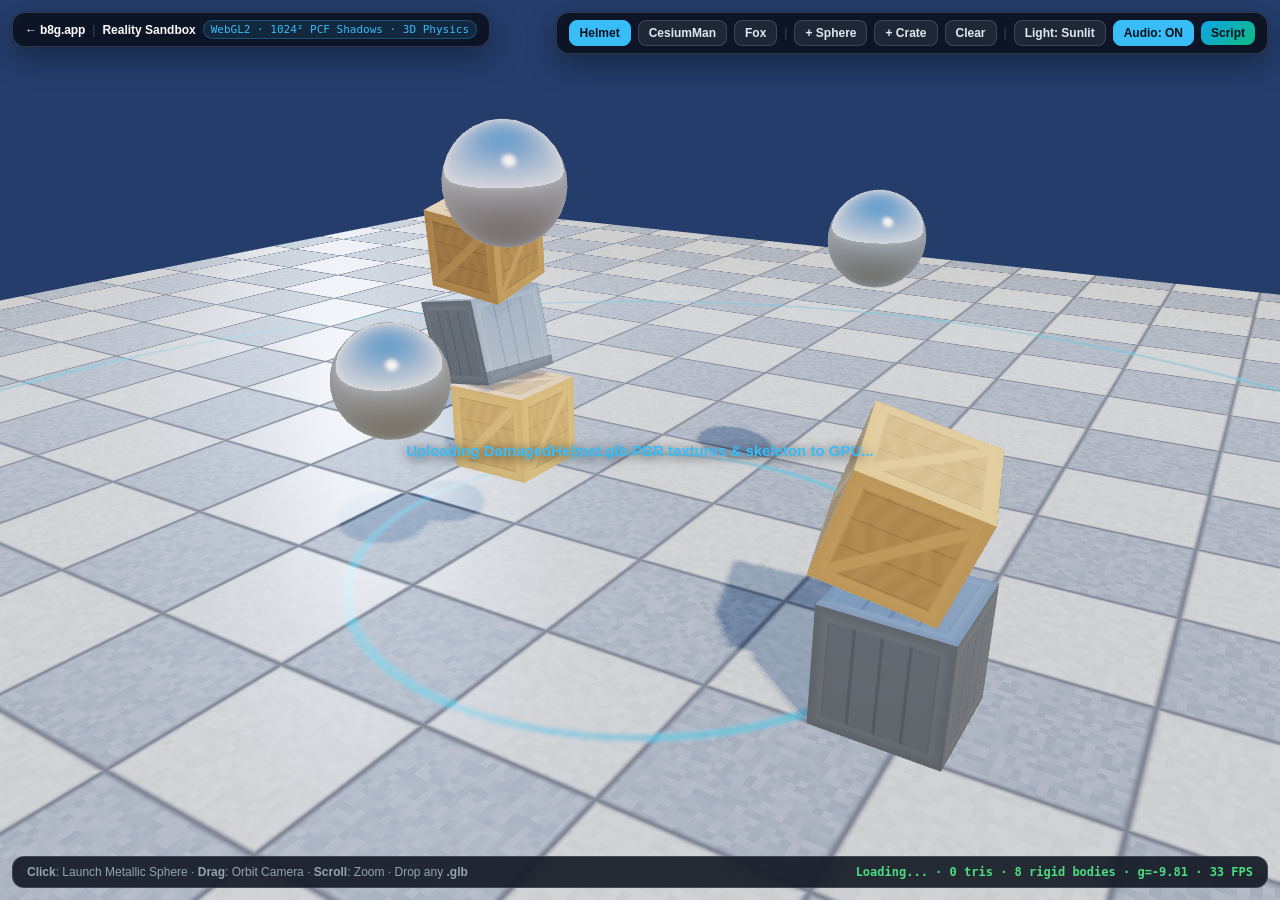
<file: games/reality-sandbox.html>
<!doctype html>
<html lang="en">
<head>
  <meta charset="utf-8" />
  <meta name="viewport" content="width=device-width, initial-scale=1" />
  <title>B8G Reality Sandbox — WebGL2 PBR, Cast Shadows &amp; 3D Physics | b8g.app</title>
  <link rel="icon" href="data:image/svg+xml,%3Csvg%20xmlns=%22http://www.w3.org/2000/svg%22%20viewBox=%220%200%20256%20256%22%20width=%22256%22%20height=%22256%22%3E%3Crect%20x=%228%22%20y=%228%22%20width=%22240%22%20height=%22240%22%20rx=%2256%22%20fill=%22%23070d1a%22/%3E%3Ccircle%20cx=%22128%22%20cy=%22128%22%20r=%22106%22%20fill=%22none%22%20stroke=%22%234ade80%22%20stroke-width=%228%22/%3E%3Crect%20x=%2288%22%20y=%2288%22%20width=%2280%22%20height=%2280%22%20rx=%2210%22%20fill=%22none%22%20stroke=%22%2338bdf8%22%20stroke-width=%226%22/%3E%3C/svg%3E" />
  <style>
    :root {
      --bg: #070b14;
      --panel: rgba(9, 14, 26, 0.86);
      --panel-hi: rgba(15, 23, 42, 0.94);
      --border: rgba(255, 255, 255, 0.14);
      --text: #f8fafc;
      --muted: #94a3b8;
      --cyan: #38bdf8;
      --emerald: #4ade80;
      --amber: #facc15;
      --rose: #fb7185;
      --mono: ui-monospace, SFMono-Regular, Menlo, Monaco, Consolas, monospace;
      --sans: Inter, -apple-system, BlinkMacSystemFont, "Segoe UI", sans-serif;
    }
    * { box-sizing: border-box; margin: 0; padding: 0; }
    html, body {
      width: 100%; height: 100%; overflow: hidden;
      background: var(--bg); color: var(--text);
      font-family: var(--sans); user-select: none;
    }
    canvas { display: block; width: 100%; height: 100%; cursor: crosshair; }
    canvas.dragging { cursor: grabbing; }

    .hud-top {
      position: fixed; top: 12px; left: 12px; right: 12px; z-index: 20;
      display: flex; justify-content: space-between; align-items: flex-start;
      gap: 10px; flex-wrap: wrap; pointer-events: none;
    }
    .bar {
      pointer-events: auto; display: flex; align-items: center; gap: 7px; flex-wrap: wrap;
      background: var(--panel); border: 1px solid var(--border); border-radius: 13px;
      padding: 7px 12px; backdrop-filter: blur(12px); font-size: 12px;
      box-shadow: 0 10px 30px rgba(0, 0, 0, 0.35);
    }
    a.back { color: #fff; text-decoration: none; font-weight: 800; letter-spacing: -0.01em; }
    a.back:hover { color: var(--cyan); }
    .sep { color: rgba(255, 255, 255, 0.22); }
    .tag {
      color: var(--cyan); font-family: var(--mono); font-size: 11px;
      background: rgba(56, 189, 248, 0.12); border: 1px solid rgba(56, 189, 248, 0.28);
      padding: 2px 7px; border-radius: 999px;
    }
    button {
      background: rgba(255, 255, 255, 0.08); color: #e2e8f0;
      border: 1px solid var(--border); border-radius: 8px;
      padding: 5px 10px; font-size: 12px; font-weight: 700; cursor: pointer;
      transition: background 0.14s ease, border-color 0.14s ease, color 0.14s ease;
    }
    button:hover { border-color: var(--cyan); color: #fff; }
    button.active { background: var(--cyan); border-color: var(--cyan); color: #04101c; }
    button.accent { background: linear-gradient(135deg, #0ea5e9, #10b981); border: none; color: #04101c; }
    button.accent:hover { filter: brightness(1.1); color: #04101c; }
    button.warn:hover { border-color: var(--rose); color: var(--rose); }

    .drawer {
      position: fixed; top: 66px; right: 12px; bottom: 58px; width: min(430px, calc(100vw - 24px));
      z-index: 30; display: flex; flex-direction: column; gap: 10px;
      background: var(--panel-hi); border: 1px solid var(--border); border-radius: 16px;
      padding: 14px; backdrop-filter: blur(16px);
      box-shadow: 0 18px 50px rgba(0, 0, 0, 0.55);
      transform: translateX(calc(100% + 24px)); opacity: 0; pointer-events: none;
      transition: transform 0.22s cubic-bezier(0.2, 0.8, 0.2, 1), opacity 0.2s ease;
      user-select: text;
    }
    .drawer.open { transform: translateX(0); opacity: 1; pointer-events: auto; }
    .drawer-head {
      display: flex; justify-content: space-between; align-items: center; gap: 8px;
    }
    .drawer-head h2 { font-size: 14px; font-weight: 800; letter-spacing: -0.01em; }
    .drawer-api {
      font-family: var(--mono); font-size: 11px; color: var(--muted);
      background: rgba(255, 255, 255, 0.04); border: 1px solid rgba(255, 255, 255, 0.08);
      border-radius: 8px; padding: 7px 9px; line-height: 1.45;
    }
    .drawer-api code { color: var(--cyan); }
    .presets { display: flex; gap: 6px; flex-wrap: wrap; }
    .presets button { font-size: 11px; padding: 4px 8px; }
    textarea#scriptBox {
      flex: 1; width: 100%; resize: none;
      background: #050811; color: #e2e8f0;
      border: 1px solid rgba(56, 189, 248, 0.25); border-radius: 10px;
      padding: 10px 12px; font-family: var(--mono); font-size: 12px; line-height: 1.5;
      outline: none; tab-size: 2;
    }
    textarea#scriptBox:focus { border-color: var(--cyan); }
    .drawer-foot { display: flex; justify-content: space-between; align-items: center; gap: 8px; }
    .script-log {
      font-family: var(--mono); font-size: 11px; color: var(--emerald);
      white-space: nowrap; overflow: hidden; text-overflow: ellipsis; flex: 1;
    }
    .script-log.err { color: var(--rose); }

    .hud-bottom {
      position: fixed; bottom: 12px; left: 12px; right: 12px; z-index: 20;
      display: flex; justify-content: space-between; align-items: center; gap: 12px; flex-wrap: wrap;
      background: var(--panel); border: 1px solid var(--border); border-radius: 12px;
      padding: 8px 14px; font-size: 12px; color: var(--muted); backdrop-filter: blur(12px);
    }
    .stat { color: var(--emerald); font-weight: 700; font-family: var(--mono); }
    .loading {
      position: fixed; inset: 0; display: grid; place-items: center; pointer-events: none; z-index: 15;
      font-size: 15px; font-weight: 700; color: var(--cyan);
      text-shadow: 0 2px 12px rgba(0, 0, 0, 0.8);
    }
  </style>
</head>
<body>
  <canvas id="gl"></canvas>
  <div class="loading" id="loading">Booting WebGL2 PBR + Shadow Map + 3D Physics Engine...</div>

  <div class="hud-top">
    <div class="bar">
      <a class="back" href="../index.html">← b8g.app</a>
      <span class="sep">|</span>
      <strong>Reality Sandbox</strong>
      <span class="tag">WebGL2 · 1024² PCF Shadows · 3D Physics</span>
    </div>

    <div class="bar">
      <button class="active" data-model="DamagedHelmet.glb">Helmet</button>
      <button data-model="CesiumMan.glb">CesiumMan</button>
      <button data-model="Fox.glb">Fox</button>
      <span class="sep">|</span>
      <button id="btnSphere">+ Sphere</button>
      <button id="btnCrate">+ Crate</button>
      <button id="btnClear" class="warn">Clear</button>
      <span class="sep">|</span>
      <button id="btnLight">Light: Sunlit</button>
      <button id="btnAudio" class="active">Audio: ON</button>
      <button id="btnScript" class="accent">Script</button>
    </div>
  </div>

  <aside class="drawer" id="scriptDrawer" aria-label="Live Scriptable Sandbox">
    <div class="drawer-head">
      <h2>Live 3D Physics Script Sandbox</h2>
      <button id="btnCloseScript">✕</button>
    </div>
    <div class="drawer-api">
      API: <code>spawnBall(x,y,z,vx,vy,vz,r,hex)</code> · <code>spawnCrate(x,y,z,size,style)</code> ·
      <code>setGravity(g)</code> · <code>setModel(name)</code> · <code>setLight(mode)</code> ·
      <code>clearBodies()</code> · <code>getBodies()</code> · <code>onTick(dt, t, bodies)</code>
    </div>
    <div class="presets">
      <button data-preset="pyramid">Crate Pyramid</button>
      <button data-preset="moon">Moon Bounce</button>
      <button data-preset="orbit">Vortex Swarm</button>
      <button data-preset="cesium">Rigged Hero</button>
    </div>
    <textarea id="scriptBox" spellcheck="false"></textarea>
    <div class="drawer-foot">
      <div class="script-log" id="scriptLog">Ready · Ctrl+Enter to run</div>
      <div style="display:flex;gap:6px">
        <button id="btnStopHook">Stop Hook</button>
        <button id="btnRunScript" class="accent">Run Script</button>
      </div>
    </div>
  </aside>

  <div class="hud-bottom">
    <div><strong>Click</strong>: Launch Metallic Sphere · <strong>Drag</strong>: Orbit Camera · <strong>Scroll</strong>: Zoom · Drop any <strong>.glb</strong></div>
    <div class="stat" id="gpuStat">Initializing WebGL2...</div>
  </div>

  <script>
    (function () {
      const canvas = document.getElementById('gl');
      const gl = canvas.getContext('webgl2', { antialias: true, alpha: false, powerPreference: 'high-performance' });
      const loadingEl = document.getElementById('loading');
      const gpuStat = document.getElementById('gpuStat');
      if (!gl) {
        loadingEl.textContent = 'WebGL2 is required to run the Reality Sandbox.';
        return;
      }

      // =========================================================================
      // 1. Minimal Zero-Dependency 3D Math (Mat4, Vec3, Quat)
      // =========================================================================
      function mat4Ident() {
        const m = new Float32Array(16);
        m[0] = m[5] = m[10] = m[15] = 1;
        return m;
      }
      function mat4Mul(a, b, out) {
        const r = out || new Float32Array(16);
        for (let c = 0; c < 4; c++) {
          const b0 = b[c * 4], b1 = b[c * 4 + 1], b2 = b[c * 4 + 2], b3 = b[c * 4 + 3];
          r[c * 4]     = a[0] * b0 + a[4] * b1 + a[8]  * b2 + a[12] * b3;
          r[c * 4 + 1] = a[1] * b0 + a[5] * b1 + a[9]  * b2 + a[13] * b3;
          r[c * 4 + 2] = a[2] * b0 + a[6] * b1 + a[10] * b2 + a[14] * b3;
          r[c * 4 + 3] = a[3] * b0 + a[7] * b1 + a[11] * b2 + a[15] * b3;
        }
        return r;
      }
      function mat4Persp(fovY, aspect, near, far) {
        const f = 1 / Math.tan(fovY * 0.5), nf = 1 / (near - far);
        const m = new Float32Array(16);
        m[0] = f / aspect; m[5] = f;
        m[10] = (far + near) * nf; m[11] = -1;
        m[14] = 2 * far * near * nf;
        return m;
      }
      function mat4Ortho(left, right, bottom, top, near, far) {
        const m = new Float32Array(16);
        const lr = 1 / (left - right), bt = 1 / (bottom - top), nf = 1 / (near - far);
        m[0] = -2 * lr; m[5] = -2 * bt; m[10] = 2 * nf;
        m[12] = (left + right) * lr; m[13] = (top + bottom) * bt; m[14] = (far + near) * nf;
        m[15] = 1;
        return m;
      }
      function mat4LookAt(eye, target, up) {
        let zx = eye[0] - target[0], zy = eye[1] - target[1], zz = eye[2] - target[2];
        let zl = Math.hypot(zx, zy, zz) || 1; zx /= zl; zy /= zl; zz /= zl;
        let xx = up[1] * zz - up[2] * zy, xy = up[2] * zx - up[0] * zz, xz = up[0] * zy - up[1] * zx;
        let xl = Math.hypot(xx, xy, xz) || 1; xx /= xl; xy /= xl; xz /= xl;
        let yx = zy * xz - zz * xy, yy = zz * xx - zx * xz, yz = zx * xy - zy * xx;
        const m = new Float32Array(16);
        m[0] = xx; m[1] = yx; m[2] = zx;
        m[4] = xy; m[5] = yy; m[6] = zy;
        m[8] = xz; m[9] = yz; m[10] = zz;
        m[12] = -(xx * eye[0] + xy * eye[1] + xz * eye[2]);
        m[13] = -(yx * eye[0] + yy * eye[1] + yz * eye[2]);
        m[14] = -(zx * eye[0] + zy * eye[1] + zz * eye[2]);
        m[15] = 1;
        return m;
      }
      function mat4FromTRS(t, q, s) {
        const x = q[0], y = q[1], z = q[2], w = q[3];
        const x2 = x + x, y2 = y + y, z2 = z + z;
        const xx = x * x2, xy = x * y2, xz = x * z2;
        const yy = y * y2, yz = y * z2, zz = z * z2;
        const wx = w * x2, wy = w * y2, wz = w * z2;
        const sx = s[0], sy = s[1], sz = s[2];
        const m = new Float32Array(16);
        m[0] = (1 - (yy + zz)) * sx; m[1] = (xy + wz) * sx;       m[2] = (xz - wy) * sx;       m[3] = 0;
        m[4] = (xy - wz) * sy;       m[5] = (1 - (xx + zz)) * sy; m[6] = (yz + wx) * sy;       m[7] = 0;
        m[8] = (xz + wy) * sz;       m[9] = (yz - wx) * sz;       m[10] = (1 - (xx + yy)) * sz; m[11] = 0;
        m[12] = t[0]; m[13] = t[1]; m[14] = t[2]; m[15] = 1;
        return m;
      }
      function quatSlerp(a, b, t) {
        let ax = a[0], ay = a[1], az = a[2], aw = a[3];
        let bx = b[0], by = b[1], bz = b[2], bw = b[3];
        let dot = ax * bx + ay * by + az * bz + aw * bw;
        if (dot < 0) { dot = -dot; bx = -bx; by = -by; bz = -bz; bw = -bw; }
        let rx, ry, rz, rw;
        if (1 - dot < 1e-4) {
          rx = ax + t * (bx - ax); ry = ay + t * (by - ay); rz = az + t * (bz - az); rw = aw + t * (bw - aw);
        } else {
          const th = Math.acos(Math.min(1, dot)), st = Math.sin(th);
          const s0 = Math.sin((1 - t) * th) / st, s1 = Math.sin(t * th) / st;
          rx = s0 * ax + s1 * bx; ry = s0 * ay + s1 * by; rz = s0 * az + s1 * bz; rw = s0 * aw + s1 * bw;
        }
        const inv = 1 / (Math.hypot(rx, ry, rz, rw) || 1);
        return [rx * inv, ry * inv, rz * inv, rw * inv];
      }
      function quatIntegrate(q, wx, wy, wz, dt) {
        const qx = q[0], qy = q[1], qz = q[2], qw = q[3];
        const half = 0.5 * dt;
        const nx = qx + half * (wx * qw + wy * qz - wz * qy);
        const ny = qy + half * (wy * qw + wz * qx - wx * qz);
        const nz = qz + half * (wz * qw + wx * qy - wy * qx);
        const nw = qw + half * (-wx * qx - wy * qy - wz * qz);
        const inv = 1 / (Math.hypot(nx, ny, nz, nw) || 1);
        q[0] = nx * inv; q[1] = ny * inv; q[2] = nz * inv; q[3] = nw * inv;
      }
      function hexToLinearRgb(hex) {
        const clean = String(hex || '#38bdf8').replace('#', '');
        const num = parseInt(clean.length === 3 ? clean.split('').map((c) => c + c).join('') : clean, 16);
        const r = ((num >> 16) & 255) / 255;
        const g = ((num >> 8) & 255) / 255;
        const b = (num & 255) / 255;
        return [Math.pow(r, 2.2), Math.pow(g, 2.2), Math.pow(b, 2.2)];
      }

      // =========================================================================
      // 2. WebGL2 Shaders: Pass 1 (1024x1024 Depth Shadow) & Pass 2 (GGX PBR + PCF)
      // =========================================================================
      const SHADOW_VS = '#version 300 es\n' +
        'precision highp float;\n' +
        'layout(location=0) in vec3 a_pos;\n' +
        'layout(location=3) in uvec4 a_joints;\n' +
        'layout(location=4) in vec4 a_weights;\n' +
        'uniform mat4 u_lightVP;\n' +
        'uniform mat4 u_model;\n' +
        'uniform int u_skinned;\n' +
        'uniform mat4 u_joints[64];\n' +
        'void main() {\n' +
        '  mat4 skin = u_model;\n' +
        '  if (u_skinned == 1) {\n' +
        '    skin = a_weights.x * u_joints[min(a_joints.x, 63u)] +\n' +
        '           a_weights.y * u_joints[min(a_joints.y, 63u)] +\n' +
        '           a_weights.z * u_joints[min(a_joints.z, 63u)] +\n' +
        '           a_weights.w * u_joints[min(a_joints.w, 63u)];\n' +
        '    skin = u_model * skin;\n' +
        '  }\n' +
        '  gl_Position = u_lightVP * skin * vec4(a_pos, 1.0);\n' +
        '}\n';

      const SHADOW_FS = '#version 300 es\n' +
        'precision highp float;\n' +
        'void main() {}\n';

      const PBR_VS = '#version 300 es\n' +
        'precision highp float;\n' +
        'layout(location=0) in vec3 a_pos;\n' +
        'layout(location=1) in vec3 a_norm;\n' +
        'layout(location=2) in vec2 a_uv;\n' +
        'layout(location=3) in uvec4 a_joints;\n' +
        'layout(location=4) in vec4 a_weights;\n' +
        'uniform mat4 u_viewProj;\n' +
        'uniform mat4 u_lightVP;\n' +
        'uniform mat4 u_model;\n' +
        'uniform int u_skinned;\n' +
        'uniform mat4 u_joints[64];\n' +
        'out vec3 v_worldPos;\n' +
        'out vec3 v_worldNorm;\n' +
        'out vec2 v_uv;\n' +
        'out vec4 v_lightSpacePos;\n' +
        'void main() {\n' +
        '  mat4 skin = u_model;\n' +
        '  if (u_skinned == 1) {\n' +
        '    skin = a_weights.x * u_joints[min(a_joints.x, 63u)] +\n' +
        '           a_weights.y * u_joints[min(a_joints.y, 63u)] +\n' +
        '           a_weights.z * u_joints[min(a_joints.z, 63u)] +\n' +
        '           a_weights.w * u_joints[min(a_joints.w, 63u)];\n' +
        '    skin = u_model * skin;\n' +
        '  }\n' +
        '  vec4 wp = skin * vec4(a_pos, 1.0);\n' +
        '  v_worldPos = wp.xyz;\n' +
        '  v_worldNorm = normalize(mat3(skin) * a_norm);\n' +
        '  v_uv = a_uv;\n' +
        '  v_lightSpacePos = u_lightVP * wp;\n' +
        '  gl_Position = u_viewProj * wp;\n' +
        '}\n';

      const PBR_FS = '#version 300 es\n' +
        'precision highp float;\n' +
        'in vec3 v_worldPos;\n' +
        'in vec3 v_worldNorm;\n' +
        'in vec2 v_uv;\n' +
        'in vec4 v_lightSpacePos;\n' +
        'uniform vec3 u_camPos;\n' +
        'uniform vec3 u_sunDir;\n' +
        'uniform vec4 u_baseColorFactor;\n' +
        'uniform float u_metallicFactor;\n' +
        'uniform float u_roughnessFactor;\n' +
        'uniform vec3 u_emissiveFactor;\n' +
        'uniform int u_hasBaseTex, u_hasMrTex, u_hasNormTex, u_hasAoTex, u_hasEmissiveTex;\n' +
        'uniform int u_envMode;\n' +
        'uniform int u_procStyle;\n' +
        'uniform sampler2D u_baseTex, u_mrTex, u_normTex, u_aoTex, u_emissiveTex, u_shadowMap;\n' +
        'out vec4 fragColor;\n' +
        'const float PI = 3.14159265359;\n' +
        'vec3 srgbToLinear(vec3 c) { return pow(max(c, vec3(0.0)), vec3(2.2)); }\n' +
        'vec3 acesToneMap(vec3 x) { return clamp((x * (2.51 * x + 0.03)) / (x * (2.43 * x + 0.59) + 0.14), 0.0, 1.0); }\n' +
        'float hash21(vec2 p) {\n' +
        '  p = fract(p * vec2(123.34, 456.21));\n' +
        '  p += dot(p, p + 45.32);\n' +
        '  return fract(p.x * p.y);\n' +
        '}\n' +
        'vec3 sampleEnv(vec3 dir, float rough) {\n' +
        '  vec3 skyTop = u_envMode==0 ? vec3(0.16,0.34,0.68) : u_envMode==1 ? vec3(0.16,0.09,0.28) : vec3(0.03,0.08,0.18);\n' +
        '  vec3 horizon = u_envMode==0 ? vec3(0.84,0.91,0.99) : u_envMode==1 ? vec3(1.45,0.62,0.26) : vec3(0.14,0.72,0.92);\n' +
        '  vec3 ground = u_envMode==0 ? vec3(0.18,0.17,0.16) : u_envMode==1 ? vec3(0.16,0.10,0.08) : vec3(0.05,0.04,0.10);\n' +
        '  vec3 env = dir.y >= 0.0 ? mix(horizon, skyTop, pow(dir.y, 0.58)) : mix(horizon * 0.45, ground, pow(-dir.y, 0.45));\n' +
        '  float specSpot = pow(max(dot(dir, u_sunDir), 0.0), mix(110.0, 5.0, rough));\n' +
        '  vec3 sunCol = u_envMode==1 ? vec3(2.8,1.5,0.75) : u_envMode==2 ? vec3(1.2,2.4,2.8) : vec3(2.4,2.25,2.0);\n' +
        '  return env + sunCol * specSpot * (1.0 - rough * 0.72);\n' +
        '}\n' +
        'vec3 perturbNormal(vec3 N, vec3 pos, vec2 uv) {\n' +
        '  vec3 mapN = texture(u_normTex, uv).xyz * 2.0 - 1.0;\n' +
        '  vec3 dp1 = dFdx(pos); vec3 dp2 = dFdy(pos);\n' +
        '  vec2 duv1 = dFdx(uv); vec2 duv2 = dFdy(uv);\n' +
        '  vec3 dp2perp = cross(dp2, N); vec3 dp1perp = cross(N, dp1);\n' +
        '  vec3 T = dp2perp * duv1.x + dp1perp * duv2.x;\n' +
        '  vec3 B = dp2perp * duv1.y + dp1perp * duv2.y;\n' +
        '  float invmax = inversesqrt(max(dot(T, T), dot(B, B)) + 1e-8);\n' +
        '  return normalize(mat3(T * invmax, B * invmax, N) * mapN);\n' +
        '}\n' +
        'float computeShadowPCF(vec4 lsPos, vec3 N, vec3 L) {\n' +
        '  vec3 proj = lsPos.xyz / max(lsPos.w, 1e-5);\n' +
        '  proj = proj * 0.5 + 0.5;\n' +
        '  if (proj.x < 0.01 || proj.x > 0.99 || proj.y < 0.01 || proj.y > 0.99 || proj.z > 0.999) return 1.0;\n' +
        '  float bias = max(0.0022 * (1.0 - dot(N, L)), 0.0006);\n' +
        '  float texel = 1.0 / 1024.0;\n' +
        '  float lit = 0.0;\n' +
        '  for (int x = -1; x <= 1; x++) {\n' +
        '    for (int y = -1; y <= 1; y++) {\n' +
        '      float d = texture(u_shadowMap, proj.xy + vec2(float(x), float(y)) * texel).r;\n' +
        '      lit += (proj.z - bias <= d) ? 1.0 : 0.0;\n' +
        '    }\n' +
        '  }\n' +
        '  return lit / 9.0;\n' +
        '}\n' +
        'void main() {\n' +
        '  vec4 base = u_baseColorFactor;\n' +
        '  float metallic = u_metallicFactor;\n' +
        '  float roughness = u_roughnessFactor;\n' +
        '  float ao = 1.0;\n' +
        '  vec3 emissive = u_emissiveFactor;\n' +
        '  vec3 N = normalize(v_worldNorm);\n' +
        '  if (!gl_FrontFacing) N = -N;\n' +
        '  if (u_procStyle == 1) {\n' +
        '    // Sunlit PBR stone checkerboard arena floor\n' +
        '    vec2 tileCoord = v_worldPos.xz * 0.75;\n' +
        '    vec2 cell = floor(tileCoord);\n' +
        '    vec2 f = fract(tileCoord);\n' +
        '    float checker = mod(cell.x + cell.y, 2.0);\n' +
        '    float grout = smoothstep(0.0, 0.035, min(min(f.x, 1.0 - f.x), min(f.y, 1.0 - f.y)));\n' +
        '    float grain = hash21(floor(v_worldPos.xz * 18.0)) * 0.07;\n' +
        '    vec3 lightTile = u_envMode==2 ? vec3(0.11, 0.14, 0.21) : vec3(0.46, 0.44, 0.40);\n' +
        '    vec3 darkTile  = u_envMode==2 ? vec3(0.05, 0.07, 0.12) : vec3(0.24, 0.25, 0.27);\n' +
        '    vec3 groutCol  = u_envMode==2 ? vec3(0.03, 0.22, 0.30) : vec3(0.11, 0.11, 0.12);\n' +
        '    vec3 tileCol = mix(darkTile, lightTile, checker) + vec3(grain - 0.03);\n' +
        '    float distR = length(v_worldPos.xz);\n' +
        '    float ring = smoothstep(0.08, 0.0, abs(distR - 2.4)) + smoothstep(0.1, 0.0, abs(distR - 9.2));\n' +
        '    base.rgb = mix(groutCol, tileCol, grout);\n' +
        '    base.rgb = mix(base.rgb, vec3(0.06, 0.45, 0.65), ring * 0.65);\n' +
        '    roughness = mix(0.88, mix(0.55, 0.36, checker), grout);\n' +
        '    metallic = mix(0.04, 0.28, ring);\n' +
        '    if (u_envMode == 2) emissive += vec3(0.05, 0.38, 0.58) * ring;\n' +
        '    ao = clamp(1.0 - smoothstep(8.0, 14.0, distR) * 0.45, 0.4, 1.0);\n' +
        '  } else if (u_procStyle == 2) {\n' +
        '    // Wooden PBR crate with plank borders & diagonal brace\n' +
        '    vec2 f = v_uv;\n' +
        '    float border = min(min(f.x, 1.0 - f.x), min(f.y, 1.0 - f.y));\n' +
        '    float frame = 1.0 - smoothstep(0.10, 0.13, border);\n' +
        '    float diag = 1.0 - smoothstep(0.055, 0.08, abs(f.x - f.y));\n' +
        '    float planks = smoothstep(0.02, 0.05, abs(fract(f.y * 4.0) - 0.5));\n' +
        '    float woodGrain = sin(f.x * 38.0 + sin(f.y * 12.0) * 1.6) * 0.04;\n' +
        '    vec3 innerWood = base.rgb * (0.86 + woodGrain) * (0.82 + 0.18 * planks);\n' +
        '    vec3 frameWood = base.rgb * 1.15;\n' +
        '    base.rgb = mix(innerWood, frameWood, max(frame, diag * 0.85));\n' +
        '    roughness = mix(0.72, 0.54, max(frame, diag));\n' +
        '    metallic = 0.04;\n' +
        '    ao = mix(0.76, 1.0, smoothstep(0.0, 0.16, border));\n' +
        '  } else if (u_procStyle == 3) {\n' +
        '    // Steel reinforced industrial crate\n' +
        '    vec2 f = v_uv;\n' +
        '    float border = min(min(f.x, 1.0 - f.x), min(f.y, 1.0 - f.y));\n' +
        '    float bevel = 1.0 - smoothstep(0.09, 0.12, border);\n' +
        '    float rib = smoothstep(0.04, 0.08, abs(fract(f.x * 5.0) - 0.5));\n' +
        '    base.rgb = mix(base.rgb * (0.78 + 0.22 * rib), base.rgb * 1.25, bevel);\n' +
        '    roughness = mix(0.32, 0.18, bevel);\n' +
        '    metallic = 0.88;\n' +
        '    ao = mix(0.78, 1.0, smoothstep(0.0, 0.14, border));\n' +
        '  } else {\n' +
        '    if (u_hasBaseTex == 1) { vec4 t = texture(u_baseTex, v_uv); base *= vec4(srgbToLinear(t.rgb), t.a); }\n' +
        '    if (u_hasMrTex == 1) { vec4 mr = texture(u_mrTex, v_uv); roughness *= mr.g; metallic *= mr.b; }\n' +
        '    if (u_hasAoTex == 1) ao = texture(u_aoTex, v_uv).r;\n' +
        '    if (u_hasEmissiveTex == 1) emissive *= srgbToLinear(texture(u_emissiveTex, v_uv).rgb);\n' +
        '    if (u_hasNormTex == 1) N = perturbNormal(N, v_worldPos, v_uv);\n' +
        '  }\n' +
        '  roughness = clamp(roughness, 0.045, 1.0);\n' +
        '  vec3 V = normalize(u_camPos - v_worldPos);\n' +
        '  vec3 F0 = mix(vec3(0.04), base.rgb, metallic);\n' +
        '  float shadow = computeShadowPCF(v_lightSpacePos, N, u_sunDir);\n' +
        '  vec3 lightDirs[2];\n' +
        '  lightDirs[0] = u_sunDir;\n' +
        '  lightDirs[1] = normalize(vec3(-0.68, 0.35, -0.62));\n' +
        '  vec3 lightCols[2];\n' +
        '  lightCols[0] = u_envMode==1 ? vec3(4.6, 2.5, 1.4) : u_envMode==2 ? vec3(2.2, 3.0, 3.8) : vec3(4.2, 3.95, 3.55);\n' +
        '  lightCols[1] = u_envMode==2 ? vec3(1.1, 2.2, 3.4) : vec3(0.95, 1.25, 1.85);\n' +
        '  vec3 Lo = vec3(0.0);\n' +
        '  for (int i = 0; i < 2; i++) {\n' +
        '    vec3 L = lightDirs[i];\n' +
        '    vec3 H = normalize(V + L);\n' +
        '    float NdotL = max(dot(N, L), 0.0);\n' +
        '    float NdotV = max(dot(N, V), 0.001);\n' +
        '    float NdotH = max(dot(N, H), 0.0);\n' +
        '    float a = roughness * roughness; float a2 = a * a;\n' +
        '    float denom = NdotH * NdotH * (a2 - 1.0) + 1.0;\n' +
        '    float D = a2 / (PI * denom * denom + 1e-6);\n' +
        '    float k = (roughness + 1.0) * (roughness + 1.0) / 8.0;\n' +
        '    float G = (NdotV / (NdotV * (1.0 - k) + k)) * (NdotL / (NdotL * (1.0 - k) + k));\n' +
        '    vec3 F = F0 + (1.0 - F0) * pow(1.0 - max(dot(H, V), 0.0), 5.0);\n' +
        '    vec3 spec = (D * G * F) / (4.0 * NdotV * NdotL + 1e-5);\n' +
        '    vec3 kD = (vec3(1.0) - F) * (1.0 - metallic);\n' +
        '    float atten = (i == 0) ? mix(0.22, 1.0, shadow) : 1.0;\n' +
        '    Lo += (kD * base.rgb / PI + spec) * lightCols[i] * NdotL * atten;\n' +
        '  }\n' +
        '  vec3 R = reflect(-V, N);\n' +
        '  vec3 envSpec = sampleEnv(R, roughness);\n' +
        '  vec3 envDiff = sampleEnv(N, 0.9);\n' +
        '  vec3 F_env = F0 + (max(vec3(1.0 - roughness), F0) - F0) * pow(1.0 - max(dot(N, V), 0.0), 5.0);\n' +
        '  vec3 ambient = ((1.0 - F_env) * (1.0 - metallic) * base.rgb * envDiff * 0.55 + F_env * envSpec * 0.85) * ao;\n' +
        '  vec3 col = ambient + Lo + emissive * 1.4;\n' +
        '  float fogDist = length(v_worldPos - u_camPos);\n' +
        '  float fogFactor = clamp((fogDist - 18.0) / 36.0, 0.0, 1.0);\n' +
        '  vec3 fogCol = sampleEnv(normalize(v_worldPos - u_camPos), 0.85) * 0.55;\n' +
        '  col = mix(col, fogCol, fogFactor * 0.65);\n' +
        '  col = acesToneMap(col);\n' +
        '  fragColor = vec4(pow(col, vec3(1.0 / 2.2)), base.a);\n' +
        '}\n';

      function compileShader(type, src) {
        const s = gl.createShader(type);
        gl.shaderSource(s, src);
        gl.compileShader(s);
        if (!gl.getShaderParameter(s, gl.COMPILE_STATUS)) throw new Error(gl.getShaderInfoLog(s));
        return s;
      }
      function createProgram(vs, fs) {
        const p = gl.createProgram();
        gl.attachShader(p, compileShader(gl.VERTEX_SHADER, vs));
        gl.attachShader(p, compileShader(gl.FRAGMENT_SHADER, fs));
        gl.linkProgram(p);
        if (!gl.getProgramParameter(p, gl.LINK_STATUS)) throw new Error(gl.getProgramInfoLog(p));
        return p;
      }

      const shadowProg = createProgram(SHADOW_VS, SHADOW_FS);
      const pbrProg = createProgram(PBR_VS, PBR_FS);

      const SU = {};
      ['u_lightVP', 'u_model', 'u_skinned', 'u_joints'].forEach((n) => {
        SU[n] = gl.getUniformLocation(shadowProg, n);
      });

      const PU = {};
      [
        'u_viewProj', 'u_lightVP', 'u_model', 'u_skinned', 'u_joints',
        'u_camPos', 'u_sunDir', 'u_baseColorFactor', 'u_metallicFactor',
        'u_roughnessFactor', 'u_emissiveFactor',
        'u_hasBaseTex', 'u_hasMrTex', 'u_hasNormTex', 'u_hasAoTex', 'u_hasEmissiveTex',
        'u_envMode', 'u_procStyle',
        'u_baseTex', 'u_mrTex', 'u_normTex', 'u_aoTex', 'u_emissiveTex', 'u_shadowMap',
      ].forEach((n) => {
        PU[n] = gl.getUniformLocation(pbrProg, n);
      });

      // =========================================================================
      // 3. Pass 1 Directional Shadow Map FBO (1024x1024 Depth Texture)
      // =========================================================================
      const SHADOW_SIZE = 1024;
      const shadowTex = gl.createTexture();
      gl.bindTexture(gl.TEXTURE_2D, shadowTex);
      gl.texImage2D(gl.TEXTURE_2D, 0, gl.DEPTH_COMPONENT24, SHADOW_SIZE, SHADOW_SIZE, 0, gl.DEPTH_COMPONENT, gl.UNSIGNED_INT, null);
      gl.texParameteri(gl.TEXTURE_2D, gl.TEXTURE_MIN_FILTER, gl.NEAREST);
      gl.texParameteri(gl.TEXTURE_2D, gl.TEXTURE_MAG_FILTER, gl.NEAREST);
      gl.texParameteri(gl.TEXTURE_2D, gl.TEXTURE_WRAP_S, gl.CLAMP_TO_EDGE);
      gl.texParameteri(gl.TEXTURE_2D, gl.TEXTURE_WRAP_T, gl.CLAMP_TO_EDGE);

      const shadowFbo = gl.createFramebuffer();
      gl.bindFramebuffer(gl.FRAMEBUFFER, shadowFbo);
      gl.framebufferTexture2D(gl.FRAMEBUFFER, gl.DEPTH_ATTACHMENT, gl.TEXTURE_2D, shadowTex, 0);
      gl.drawBuffers([gl.NONE]);
      gl.readBuffer(gl.NONE);
      gl.bindFramebuffer(gl.FRAMEBUFFER, null);

      // =========================================================================
      // 4. Procedural GPU Geometry: Arena Floor, PBR Sphere, PBR Crate
      // =========================================================================
      function buildVao(pos, norm, uv, idx) {
        const vao = gl.createVertexArray();
        gl.bindVertexArray(vao);
        const bindF32 = (loc, data, size) => {
          const b = gl.createBuffer();
          gl.bindBuffer(gl.ARRAY_BUFFER, b);
          gl.bufferData(gl.ARRAY_BUFFER, data, gl.STATIC_DRAW);
          gl.enableVertexAttribArray(loc);
          gl.vertexAttribPointer(loc, size, gl.FLOAT, false, 0, 0);
        };
        bindF32(0, pos, 3);
        bindF32(1, norm, 3);
        bindF32(2, uv, 2);
        gl.vertexAttribI4ui(3, 0, 0, 0, 0);
        gl.vertexAttrib4f(4, 1, 0, 0, 0);
        const ib = gl.createBuffer();
        gl.bindBuffer(gl.ELEMENT_ARRAY_BUFFER, ib);
        gl.bufferData(gl.ELEMENT_ARRAY_BUFFER, idx, gl.STATIC_DRAW);
        gl.bindVertexArray(null);
        return { vao, count: idx.length, type: gl.UNSIGNED_SHORT };
      }

      const floorMesh = (function () {
        const s = 14.0;
        const pos = new Float32Array([-s, 0, -s, s, 0, -s, s, 0, s, -s, 0, s]);
        const norm = new Float32Array([0, 1, 0, 0, 1, 0, 0, 1, 0, 0, 1, 0]);
        const uv = new Float32Array([0, 0, 1, 0, 1, 1, 0, 1]);
        const idx = new Uint16Array([0, 2, 1, 0, 3, 2]);
        return buildVao(pos, norm, uv, idx);
      })();

      const sphereMesh = (function () {
        const stacks = 20, slices = 28;
        const pos = [], norm = [], uv = [], idx = [];
        for (let i = 0; i <= stacks; i++) {
          const v = i / stacks, phi = v * Math.PI;
          const sp = Math.sin(phi), cp = Math.cos(phi);
          for (let j = 0; j <= slices; j++) {
            const u = j / slices, th = u * Math.PI * 2;
            const x = Math.cos(th) * sp, y = cp, z = Math.sin(th) * sp;
            pos.push(x, y, z); norm.push(x, y, z); uv.push(u, v);
          }
        }
        const stride = slices + 1;
        for (let i = 0; i < stacks; i++) {
          for (let j = 0; j < slices; j++) {
            const a = i * stride + j, b = a + stride;
            idx.push(a, b, a + 1, b, b + 1, a + 1);
          }
        }
        return buildVao(new Float32Array(pos), new Float32Array(norm), new Float32Array(uv), new Uint16Array(idx));
      })();

      const crateMesh = (function () {
        const faces = [
          { n: [0, 0, 1],  v: [[-1,-1, 1],[ 1,-1, 1],[ 1, 1, 1],[-1, 1, 1]] },
          { n: [0, 0,-1],  v: [[ 1,-1,-1],[-1,-1,-1],[-1, 1,-1],[ 1, 1,-1]] },
          { n: [1, 0, 0],  v: [[ 1,-1, 1],[ 1,-1,-1],[ 1, 1,-1],[ 1, 1, 1]] },
          { n: [-1,0, 0],  v: [[-1,-1,-1],[-1,-1, 1],[-1, 1, 1],[-1, 1,-1]] },
          { n: [0, 1, 0],  v: [[-1, 1, 1],[ 1, 1, 1],[ 1, 1,-1],[-1, 1,-1]] },
          { n: [0,-1, 0],  v: [[-1,-1,-1],[ 1,-1,-1],[ 1,-1, 1],[-1,-1, 1]] },
        ];
        const pos = [], norm = [], uv = [], idx = [];
        faces.forEach((f, fi) => {
          const base = fi * 4;
          const uvs = [[0, 0], [1, 0], [1, 1], [0, 1]];
          for (let k = 0; k < 4; k++) {
            pos.push(f.v[k][0], f.v[k][1], f.v[k][2]);
            norm.push(f.n[0], f.n[1], f.n[2]);
            uv.push(uvs[k][0], uvs[k][1]);
          }
          idx.push(base, base + 1, base + 2, base, base + 2, base + 3);
        });
        return buildVao(new Float32Array(pos), new Float32Array(norm), new Float32Array(uv), new Uint16Array(idx));
      })();

      // =========================================================================
      // 5. Pure Zero-Dependency GLB 2.0 Loader + Skeletal Skinning Animator
      // =========================================================================
      const COMP_BYTES = { 5120: 1, 5121: 1, 5122: 2, 5123: 2, 5125: 4, 5126: 4 };
      const TYPE_COUNT = { SCALAR: 1, VEC2: 2, VEC3: 3, VEC4: 4, MAT4: 16 };

      function readAccessor(gltf, bin, idx) {
        const acc = gltf.accessors[idx];
        const bv = gltf.bufferViews[acc.bufferView];
        const count = acc.count, comps = TYPE_COUNT[acc.type], bpe = COMP_BYTES[acc.componentType];
        const stride = bv.byteStride || (comps * bpe);
        const start = (bv.byteOffset || 0) + (acc.byteOffset || 0);
        const dv = new DataView(bin.buffer, bin.byteOffset, bin.byteLength);
        const out = acc.componentType === 5126 ? new Float32Array(count * comps)
          : acc.componentType === 5125 ? new Uint32Array(count * comps)
          : acc.componentType === 5123 ? new Uint16Array(count * comps)
          : new Uint8Array(count * comps);
        for (let i = 0; i < count; i++) {
          const base = start + i * stride;
          for (let c = 0; c < comps; c++) {
            const off = base + c * bpe;
            out[i * comps + c] = acc.componentType === 5126 ? dv.getFloat32(off, true)
              : acc.componentType === 5125 ? dv.getUint32(off, true)
              : acc.componentType === 5123 ? dv.getUint16(off, true)
              : dv.getUint8(off);
          }
        }
        return { data: out, count, comps, componentType: acc.componentType };
      }

      let currentScene = null;

      async function loadGlbBytes(rawBytes, label) {
        loadingEl.style.display = 'grid';
        loadingEl.textContent = 'Uploading ' + label + ' PBR textures & skeleton to GPU...';
        const dv = new DataView(rawBytes.buffer, rawBytes.byteOffset, rawBytes.byteLength);
        if (dv.getUint32(0, true) !== 0x46546c67) throw new Error('Not a valid .glb file');
        let off = 12, gltf = null, bin = new Uint8Array(0);
        while (off + 8 <= rawBytes.byteLength) {
          const len = dv.getUint32(off, true), type = dv.getUint32(off + 4, true);
          off += 8;
          const slice = rawBytes.subarray(off, off + len);
          off += len;
          if (type === 0x4e4f534a) gltf = JSON.parse(new TextDecoder().decode(slice).replace(/\0+$/, ''));
          else if (type === 0x004e4942) bin = slice;
        }

        const textures = [];
        for (const texDef of (gltf.textures || [])) {
          const imgDef = gltf.images[texDef.source];
          const bv = gltf.bufferViews[imgDef.bufferView];
          const imgBytes = bin.subarray(bv.byteOffset || 0, (bv.byteOffset || 0) + bv.byteLength);
          const blob = new Blob([imgBytes], { type: imgDef.mimeType || 'image/png' });
          const bmp = await createImageBitmap(blob);
          const tex = gl.createTexture();
          gl.bindTexture(gl.TEXTURE_2D, tex);
          gl.texImage2D(gl.TEXTURE_2D, 0, gl.RGBA, gl.RGBA, gl.UNSIGNED_BYTE, bmp);
          gl.generateMipmap(gl.TEXTURE_2D);
          gl.texParameteri(gl.TEXTURE_2D, gl.TEXTURE_MIN_FILTER, gl.LINEAR_MIPMAP_LINEAR);
          gl.texParameteri(gl.TEXTURE_2D, gl.TEXTURE_MAG_FILTER, gl.LINEAR);
          textures.push(tex);
        }

        let totalTris = 0;
        const minB = [1e9, 1e9, 1e9], maxB = [-1e9, -1e9, -1e9];
        const gpuMeshes = (gltf.meshes || []).map((mesh) => {
          return (mesh.primitives || []).map((prim) => {
            const pos = readAccessor(gltf, bin, prim.attributes.POSITION);
            for (let i = 0; i < pos.count; i++) {
              for (let k = 0; k < 3; k++) {
                const v = pos.data[i * 3 + k];
                if (v < minB[k]) minB[k] = v;
                if (v > maxB[k]) maxB[k] = v;
              }
            }
            const norm = prim.attributes.NORMAL != null ? readAccessor(gltf, bin, prim.attributes.NORMAL).data : new Float32Array(pos.count * 3);
            const uv = prim.attributes.TEXCOORD_0 != null ? readAccessor(gltf, bin, prim.attributes.TEXCOORD_0).data : new Float32Array(pos.count * 2);
            const joints = prim.attributes.JOINTS_0 != null ? readAccessor(gltf, bin, prim.attributes.JOINTS_0) : null;
            const weights = prim.attributes.WEIGHTS_0 != null ? readAccessor(gltf, bin, prim.attributes.WEIGHTS_0).data : null;

            const vao = gl.createVertexArray();
            gl.bindVertexArray(vao);
            const bindF32 = (loc, data, size) => {
              const b = gl.createBuffer(); gl.bindBuffer(gl.ARRAY_BUFFER, b);
              gl.bufferData(gl.ARRAY_BUFFER, data, gl.STATIC_DRAW);
              gl.enableVertexAttribArray(loc); gl.vertexAttribPointer(loc, size, gl.FLOAT, false, 0, 0);
            };
            bindF32(0, pos.data, 3);
            bindF32(1, norm, 3);
            bindF32(2, uv, 2);

            if (joints && weights) {
              const jb = gl.createBuffer(); gl.bindBuffer(gl.ARRAY_BUFFER, jb);
              gl.bufferData(gl.ARRAY_BUFFER, joints.data, gl.STATIC_DRAW);
              gl.enableVertexAttribArray(3);
              gl.vertexAttribIPointer(3, 4, joints.componentType === 5121 ? gl.UNSIGNED_BYTE : gl.UNSIGNED_SHORT, 0, 0);
              bindF32(4, weights, 4);
            } else {
              gl.vertexAttribI4ui(3, 0, 0, 0, 0);
              gl.vertexAttrib4f(4, 1, 0, 0, 0);
            }

            let idxCount = pos.count, idxType = 0;
            if (prim.indices != null) {
              const ind = readAccessor(gltf, bin, prim.indices);
              const ib = gl.createBuffer(); gl.bindBuffer(gl.ELEMENT_ARRAY_BUFFER, ib);
              gl.bufferData(gl.ELEMENT_ARRAY_BUFFER, ind.data, gl.STATIC_DRAW);
              idxCount = ind.count;
              idxType = ind.componentType === 5125 ? gl.UNSIGNED_INT : gl.UNSIGNED_SHORT;
              totalTris += Math.floor(idxCount / 3);
            } else {
              totalTris += Math.floor(pos.count / 3);
            }
            gl.bindVertexArray(null);

            const mat = prim.material != null ? gltf.materials[prim.material] : {};
            const pbr = mat.pbrMetallicRoughness || {};
            return {
              vao, idxCount, idxType,
              baseColor: pbr.baseColorFactor || [1, 1, 1, 1],
              metallic: pbr.metallicFactor != null ? pbr.metallicFactor : 1.0,
              roughness: pbr.roughnessFactor != null ? pbr.roughnessFactor : 1.0,
              emissive: mat.emissiveFactor || [0, 0, 0],
              baseTex: pbr.baseColorTexture ? textures[pbr.baseColorTexture.index] : null,
              mrTex: pbr.metallicRoughnessTexture ? textures[pbr.metallicRoughnessTexture.index] : null,
              normTex: mat.normalTexture ? textures[mat.normalTexture.index] : null,
              aoTex: mat.occlusionTexture ? textures[mat.occlusionTexture.index] : null,
              emissiveTex: mat.emissiveTexture ? textures[mat.emissiveTexture.index] : null,
            };
          });
        });

        const nodes = (gltf.nodes || []).map((n) => ({
          t: n.translation ? [...n.translation] : [0, 0, 0],
          r: n.rotation ? [...n.rotation] : [0, 0, 0, 1],
          s: n.scale ? [...n.scale] : [1, 1, 1],
          matrix: n.matrix ? new Float32Array(n.matrix) : null,
          children: n.children || [],
          mesh: n.mesh,
          skin: n.skin,
          world: mat4Ident(),
        }));
        const roots = (gltf.scenes && gltf.scenes[gltf.scene || 0] && gltf.scenes[gltf.scene || 0].nodes) || [0];
        const skins = (gltf.skins || []).map((sk) => ({
          joints: sk.joints,
          ibm: sk.inverseBindMatrices != null ? readAccessor(gltf, bin, sk.inverseBindMatrices).data : null,
        }));
        const anims = (gltf.animations || []).map((an) => {
          let maxTime = 0.01;
          const channels = an.channels.map((ch) => {
            const samp = an.samplers[ch.sampler];
            const times = readAccessor(gltf, bin, samp.input).data;
            const vals = readAccessor(gltf, bin, samp.output).data;
            if (times.length > 0 && times[times.length - 1] > maxTime) maxTime = times[times.length - 1];
            return { node: ch.target.node, path: ch.target.path, times, vals };
          });
          return { maxTime, channels };
        });

        const center = [(minB[0] + maxB[0]) * 0.5, (minB[1] + maxB[1]) * 0.5, (minB[2] + maxB[2]) * 0.5];
        const radius = Math.max(0.01, Math.hypot(maxB[0] - minB[0], maxB[1] - minB[1], maxB[2] - minB[2]) * 0.5);
        const normScale = 1.45 / radius;
        const liftY = label.indexOf('DamagedHelmet') !== -1 ? 1.35 : Math.max(0.02, -minB[1] * normScale);

        currentScene = {
          label, gpuMeshes, nodes, roots, skins, anims, center, minB, normScale, liftY,
          bytes: rawBytes.byteLength, totalTris, texCount: textures.length, animTime: 0,
        };
        loadingEl.style.display = 'none';
      }

      async function loadModelByName(name) {
        const clean = name.indexOf('/') !== -1 ? name : '../assets/' + name;
        const baseName = clean.split('/').pop();
        document.querySelectorAll('[data-model]').forEach((b) => {
          b.classList.toggle('active', b.dataset.model === baseName);
        });
        const res = await fetch(clean);
        const buf = new Uint8Array(await res.arrayBuffer());
        await loadGlbBytes(buf, baseName);
      }

      // =========================================================================
      // 6. 3D Web Audio Spatial Impact Synthesizer (Zero External Files)
      // =========================================================================
      let audioCtx = null;
      let audioEnabled = true;
      let lastSoundTs = 0;

      function ensureAudio() {
        if (!audioEnabled) return null;
        if (!audioCtx) {
          const AC = window.AudioContext || window.webkitAudioContext;
          if (AC) audioCtx = new AC();
        }
        if (audioCtx && audioCtx.state === 'suspended') audioCtx.resume();
        return audioCtx;
      }

      function playImpactSound(worldX, worldY, worldZ, impactSpeed, materialKind) {
        if (!audioEnabled || impactSpeed < 0.7) return;
        const nowMs = performance.now();
        if (nowMs - lastSoundTs < 28) return;
        const ctx = audioCtx;
        if (!ctx || ctx.state !== 'running') return;
        lastSoundTs = nowMs;

        const t = ctx.currentTime;
        const strength = Math.min(1.0, (impactSpeed - 0.5) / 11.0);
        const dx = worldX - camPos[0], dy = worldY - camPos[1], dz = worldZ - camPos[2];
        const dist = Math.max(1.5, Math.hypot(dx, dy, dz));
        const distGain = Math.min(1.0, 5.5 / dist);
        const gainVal = Math.max(0.02, strength * distGain * 0.36);

        // Compute stereo pan from camera right vector
        const rx = camRight[0], ry = camRight[1], rz = camRight[2];
        const pan = Math.max(-0.92, Math.min(0.92, (dx * rx + dy * ry + dz * rz) / dist));

        const panner = ctx.createStereoPanner ? ctx.createStereoPanner() : null;
        if (panner) panner.pan.setValueAtTime(pan, t);

        const master = ctx.createGain();
        master.gain.setValueAtTime(gainVal, t);
        master.gain.exponentialRampToValueAtTime(0.0008, t + (materialKind === 'metal' ? 0.24 : 0.16));

        if (panner) {
          master.connect(panner);
          panner.connect(ctx.destination);
        } else {
          master.connect(ctx.destination);
        }

        // Low impact thud oscillator
        const osc = ctx.createOscillator();
        const baseFreq = materialKind === 'metal' ? 210 + strength * 90 : materialKind === 'steel' ? 160 + strength * 60 : 115 + strength * 45;
        osc.type = materialKind === 'metal' ? 'triangle' : 'sine';
        osc.frequency.setValueAtTime(baseFreq, t);
        osc.frequency.exponentialRampToValueAtTime(42, t + 0.12);
        osc.connect(master);
        osc.start(t);
        osc.stop(t + 0.15);

        // Metallic overtone ping for PBR spheres / steel crates
        if (materialKind === 'metal' || materialKind === 'steel') {
          const ring = ctx.createOscillator();
          const rg = ctx.createGain();
          ring.type = 'sine';
          ring.frequency.setValueAtTime(materialKind === 'metal' ? 920 + (worldX * 37 % 180) : 540, t);
          rg.gain.setValueAtTime(gainVal * 0.35, t);
          rg.gain.exponentialRampToValueAtTime(0.0005, t + 0.22);
          ring.connect(rg);
          rg.connect(panner || ctx.destination);
          ring.start(t);
          ring.stop(t + 0.24);
        }
      }

      // =========================================================================
      // 7. Real-Time 3D Rigid-Body Collision Physics Engine
      // =========================================================================
      const bodies = [];
      let gravity = -9.81;
      const ARENA_LIMIT = 9.2;
      const SPHERE_PALETTE = ['#e2e8f0', '#facc15', '#fb923c', '#38bdf8', '#4ade80', '#f472b6', '#c084fc'];
      let bodySeq = 0;

      function spawnBall(x, y, z, vx, vy, vz, radius, colorHex) {
        const r = radius != null ? Math.max(0.18, Math.min(1.2, Number(radius))) : (0.34 + (bodySeq % 3) * 0.08);
        const px = x != null ? Number(x) : (Math.random() - 0.5) * 5.2;
        const py = y != null ? Number(y) : 3.2 + Math.random() * 2.5;
        const pz = z != null ? Number(z) : (Math.random() - 0.5) * 5.2;
        const colHex = colorHex != null ? colorHex : SPHERE_PALETTE[bodySeq % SPHERE_PALETTE.length];
        bodySeq++;
        const rgb = hexToLinearRgb(colHex);
        const b = {
          id: bodySeq,
          kind: 'sphere',
          x: px, y: py, z: pz,
          vx: vx != null ? Number(vx) : (Math.random() - 0.5) * 1.6,
          vy: vy != null ? Number(vy) : 0,
          vz: vz != null ? Number(vz) : (Math.random() - 0.5) * 1.6,
          wx: 0, wy: 0, wz: 0,
          q: [0, 0, 0, 1],
          r: r,
          half: r,
          mass: r * r * r * 6.0,
          restitution: 0.72,
          color: [rgb[0], rgb[1], rgb[2], 1.0],
          metallic: 0.92,
          roughness: 0.16,
          procStyle: 0,
          soundMat: 'metal',
        };
        if (bodies.length >= 64) bodies.shift();
        bodies.push(b);
        return b;
      }

      function spawnCrate(x, y, z, size, style) {
        const half = size != null ? Math.max(0.22, Math.min(1.1, Number(size) * 0.5)) : 0.42;
        const isSteel = style === 'steel' || (style == null && bodySeq % 3 === 0);
        const px = x != null ? Number(x) : (Math.random() - 0.5) * 5.4;
        const py = y != null ? Number(y) : 2.8 + Math.random() * 2.6;
        const pz = z != null ? Number(z) : (Math.random() - 0.5) * 5.4;
        bodySeq++;
        const b = {
          id: bodySeq,
          kind: 'crate',
          x: px, y: py, z: pz,
          vx: (Math.random() - 0.5) * 0.8,
          vy: 0,
          vz: (Math.random() - 0.5) * 0.8,
          wx: (Math.random() - 0.5) * 1.2,
          wy: (Math.random() - 0.5) * 1.2,
          wz: (Math.random() - 0.5) * 1.2,
          q: [0, 0, 0, 1],
          r: half * 1.22,
          half: half,
          mass: half * half * half * (isSteel ? 11.0 : 5.0),
          restitution: isSteel ? 0.42 : 0.34,
          color: isSteel ? [0.42, 0.47, 0.54, 1.0] : [0.56, 0.32, 0.13, 1.0],
          metallic: isSteel ? 0.88 : 0.05,
          roughness: isSteel ? 0.28 : 0.68,
          procStyle: isSteel ? 3 : 2,
          soundMat: isSteel ? 'steel' : 'wood',
        };
        if (bodies.length >= 64) bodies.shift();
        bodies.push(b);
        return b;
      }

      function clearBodies() {
        bodies.length = 0;
      }

      function spawnStarterScene() {
        clearBodies();
        // A neat ring of crates and metallic spheres around the central hero model
        spawnCrate(-2.4, 0.45, -1.2, 0.88, 'wood');
        spawnCrate(-2.4, 1.38, -1.2, 0.84, 'steel');
        spawnCrate(-2.4, 2.30, -1.2, 0.78, 'wood');
        spawnCrate(2.5, 0.45, 0.9, 0.88, 'steel');
        spawnCrate(2.5, 1.38, 0.9, 0.82, 'wood');
        spawnBall(-1.6, 3.6, 1.8, 0.8, 0, -0.4, 0.42, '#facc15');
        spawnBall(1.9, 4.4, -1.7, -0.9, 0, 0.6, 0.38, '#38bdf8');
        spawnBall(0.4, 5.1, 2.5, -0.3, 0, -1.1, 0.36, '#fb7185');
      }

      function stepPhysics(dt) {
        const substeps = 3;
        const h = dt / substeps;
        const heroR = 1.05;
        const heroY = 1.15;

        for (let step = 0; step < substeps; step++) {
          // 1. Integrate forces & velocities
          for (let i = 0; i < bodies.length; i++) {
            const b = bodies[i];
            b.vy += gravity * h;
            b.x += b.vx * h;
            b.y += b.vy * h;
            b.z += b.vz * h;

            if (b.kind === 'sphere') {
              b.wx = b.vz / b.r;
              b.wz = -b.vx / b.r;
            }
            quatIntegrate(b.q, b.wx, b.wy, b.wz, h);

            // Ground collision (y = 0) — Exact 8-corner OBB-vs-Ground (G_visual === G_physics!)
            let floorPen = 0;
            if (b.kind === 'crate') {
              const qx = b.q[0], qy = b.q[1], qz = b.q[2], qw = b.q[3];
              const m01 = 2 * (qx * qy + qw * qz);
              const m11 = 1 - 2 * (qx * qx + qz * qz);
              const m21 = 2 * (qy * qz - qw * qx);
              const lowestCornerY = b.y - b.half * (Math.abs(m01) + Math.abs(m11) + Math.abs(m21));
              if (lowestCornerY < 0) floorPen = -lowestCornerY;
            } else if (b.y < b.r) {
              floorPen = b.r - b.y;
            }
            const floorOffset = b.kind === 'crate' ? b.half : b.r;
            if (floorPen > 0) {
              b.y += floorPen;
              if (b.vy < 0) {
                const impact = -b.vy;
                if (impact > 0.9) playImpactSound(b.x, 0, b.z, impact, b.soundMat);
                b.vy = impact > 0.45 ? impact * b.restitution : 0;
              }
              const drag = b.kind === 'crate' ? 0.90 : 0.985;
              b.vx *= drag;
              b.vz *= drag;
              if (b.kind === 'crate') {
                b.wx *= 0.84; b.wy *= 0.84; b.wz *= 0.84;
                b.q = quatSlerp(b.q, [0, b.q[1], 0, Math.abs(b.q[3]) + 0.001], Math.min(1, h * 4.5));
              }
            }

            // Arena perimeter walls
            if (b.x < -ARENA_LIMIT + floorOffset) { b.x = -ARENA_LIMIT + floorOffset; b.vx = Math.abs(b.vx) * 0.7; }
            if (b.x >  ARENA_LIMIT - floorOffset) { b.x =  ARENA_LIMIT - floorOffset; b.vx = -Math.abs(b.vx) * 0.7; }
            if (b.z < -ARENA_LIMIT + floorOffset) { b.z = -ARENA_LIMIT + floorOffset; b.vz = Math.abs(b.vz) * 0.7; }
            if (b.z >  ARENA_LIMIT - floorOffset) { b.z =  ARENA_LIMIT - floorOffset; b.vz = -Math.abs(b.vz) * 0.7; }

            // Central Hero GLB collider
            const hx = b.x, hy = b.y - heroY, hz = b.z;
            const hd = Math.hypot(hx, hy, hz);
            const minHD = heroR + floorOffset;
            if (hd < minHD && hd > 1e-4) {
              const nx = hx / hd, ny = hy / hd, nz = hz / hd;
              const pen = minHD - hd;
              b.x += nx * pen; b.y += ny * pen; b.z += nz * pen;
              const vn = b.vx * nx + b.vy * ny + b.vz * nz;
              if (vn < 0) {
                playImpactSound(b.x, b.y, b.z, -vn, 'metal');
                const j = -(1 + b.restitution) * vn;
                b.vx += j * nx; b.vy += j * ny; b.vz += j * nz;
              }
            }
          }

          // Helper: extract 3 OBB orthonormal axes from quaternion [x,y,z,w]
          const obbAxes = (q) => {
            const x = q[0], y = q[1], z = q[2], w = q[3];
            const xx = x*x, yy = y*y, zz = z*z, xy = x*y, xz = x*z, yz = y*z, wx = w*x, wy = w*y, wz = w*z;
            return [
              [1 - 2*(yy+zz), 2*(xy+wz), 2*(xz-wy)],
              [2*(xy-wz), 1 - 2*(xx+zz), 2*(yz+wx)],
              [2*(xz+wy), 2*(yz-wx), 1 - 2*(xx+yy)],
            ];
          };

          // 2. Exact Pairwise Rigid-Body Collisions (15-axis OBB-vs-OBB SAT, exact OBB-vs-Sphere, Sphere-vs-Sphere)
          for (let i = 0; i < bodies.length; i++) {
            const a = bodies[i];
            for (let j = i + 1; j < bodies.length; j++) {
              const b = bodies[j];
              const dx = b.x - a.x, dy = b.y - a.y, dz = b.z - a.z;
              const maxR = (a.kind === 'crate' ? a.half * 1.74 : a.r) + (b.kind === 'crate' ? b.half * 1.74 : b.r);
              if (dx*dx + dy*dy + dz*dz >= maxR * maxR) continue;

              let nx = 0, ny = 1, nz = 0, pen = 0;

              if (a.kind === 'crate' && b.kind === 'crate') {
                // Exact 15-axis SAT OBB-vs-OBB (G_visual === G_physics: zero rotated-crate clipping!)
                const axA = obbAxes(a.q), axB = obbAxes(b.q);
                let minOv = 1e9, separated = false;
                const checkAxis = (ux, uy, uz) => {
                  const len = Math.hypot(ux, uy, uz);
                  if (len < 1e-7) return;
                  ux /= len; uy /= len; uz /= len;
                  const dist = Math.abs(dx*ux + dy*uy + dz*uz);
                  const rA = a.half * (Math.abs(axA[0][0]*ux+axA[0][1]*uy+axA[0][2]*uz) + Math.abs(axA[1][0]*ux+axA[1][1]*uy+axA[1][2]*uz) + Math.abs(axA[2][0]*ux+axA[2][1]*uy+axA[2][2]*uz));
                  const rB = b.half * (Math.abs(axB[0][0]*ux+axB[0][1]*uy+axB[0][2]*uz) + Math.abs(axB[1][0]*ux+axB[1][1]*uy+axB[1][2]*uz) + Math.abs(axB[2][0]*ux+axB[2][1]*uy+axB[2][2]*uz));
                  const ov = rA + rB - dist;
                  if (ov <= 0) { separated = true; return; }
                  if (ov < minOv) {
                    minOv = ov;
                    const sgn = (dx*ux + dy*uy + dz*uz) < 0 ? -1 : 1;
                    nx = ux * sgn; ny = uy * sgn; nz = uz * sgn;
                  }
                };
                for (let k = 0; k < 3 && !separated; k++) checkAxis(axA[k][0], axA[k][1], axA[k][2]);
                for (let k = 0; k < 3 && !separated; k++) checkAxis(axB[k][0], axB[k][1], axB[k][2]);
                for (let p = 0; p < 3 && !separated; p++) {
                  for (let q = 0; q < 3 && !separated; q++) {
                    checkAxis(
                      axA[p][1]*axB[q][2] - axA[p][2]*axB[q][1],
                      axA[p][2]*axB[q][0] - axA[p][0]*axB[q][2],
                      axA[p][0]*axB[q][1] - axA[p][1]*axB[q][0]
                    );
                  }
                }
                if (separated || minOv >= 1e8) continue;
                pen = minOv;
              } else if (a.kind === 'crate' || b.kind === 'crate') {
                // Exact OBB-vs-Sphere closest-point test
                const box = a.kind === 'crate' ? a : b;
                const sph = a.kind === 'crate' ? b : a;
                const flip = a.kind === 'crate' ? 1 : -1;
                const ax = obbAxes(box.q);
                const rx = sph.x - box.x, ry = sph.y - box.y, rz = sph.z - box.z;
                const lx = Math.max(-box.half, Math.min(box.half, rx*ax[0][0] + ry*ax[0][1] + rz*ax[0][2]));
                const ly = Math.max(-box.half, Math.min(box.half, rx*ax[1][0] + ry*ax[1][1] + rz*ax[1][2]));
                const lz = Math.max(-box.half, Math.min(box.half, rx*ax[2][0] + ry*ax[2][1] + rz*ax[2][2]));
                const cx = box.x + ax[0][0]*lx + ax[1][0]*ly + ax[2][0]*lz;
                const cy = box.y + ax[0][1]*lx + ax[1][1]*ly + ax[2][1]*lz;
                const cz = box.z + ax[0][2]*lx + ax[1][2]*ly + ax[2][2]*lz;
                const sx = sph.x - cx, sy = sph.y - cy, sz = sph.z - cz;
                const sd = Math.hypot(sx, sy, sz);
                if (sd >= sph.r || sd < 1e-8) continue;
                nx = (sx / sd) * flip; ny = (sy / sd) * flip; nz = (sz / sd) * flip;
                pen = sph.r - sd;
              } else {
                // Sphere-vs-Sphere
                const minD = a.r + b.r;
                const distSq = dx*dx + dy*dy + dz*dz;
                if (distSq >= minD * minD || distSq < 1e-8) continue;
                const dist = Math.sqrt(distSq);
                nx = dx / dist; ny = dy / dist; nz = dz / dist;
                pen = minD - dist;
              }

              const invMa = 1 / a.mass, invMb = 1 / b.mass;
              const invSum = invMa + invMb;

              // Exact positional separation (zero clipping)
              const corr = pen / invSum;
              a.x -= nx * corr * invMa; a.y -= ny * corr * invMa; a.z -= nz * corr * invMa;
              b.x += nx * corr * invMb; b.y += ny * corr * invMb; b.z += nz * corr * invMb;

              // Impulse resolution
              const rvx = b.vx - a.vx, rvy = b.vy - a.vy, rvz = b.vz - a.vz;
              const velAlongNormal = rvx * nx + rvy * ny + rvz * nz;
              if (velAlongNormal > 0) continue;

              const e = Math.min(a.restitution, b.restitution);
              const impulse = -(1 + e) * velAlongNormal / invSum;
              a.vx -= impulse * nx * invMa; a.vy -= impulse * ny * invMa; a.vz -= impulse * nz * invMa;
              b.vx += impulse * nx * invMb; b.vy += impulse * ny * invMb; b.vz += impulse * nz * invMb;

              // Subtle friction + angular settling
              if (a.kind === 'crate' && b.kind === 'crate') {
                a.vx *= 0.94; a.vz *= 0.94; b.vx *= 0.94; b.vz *= 0.94;
              }

              if (-velAlongNormal > 1.1) {
                playImpactSound((a.x + b.x) * 0.5, (a.y + b.y) * 0.5, (a.z + b.z) * 0.5, -velAlongNormal, a.soundMat);
              }
            }
          }
        }
      }

      // =========================================================================
      // 8. Camera, Orbit Controls & Click-to-Launch Raycast Projectile
      // =========================================================================
      let yaw = 0.55, pitch = 0.38, dist = 8.4, envMode = 0;
      const envNames = ['Sunlit', 'Sunset', 'Cyber'];
      let camPos = [0, 3, 8], camRight = [1, 0, 0], camUp = [0, 1, 0], camFwd = [0, 0, -1];
      let target = [0, 1.0, 0];
      let dragging = false, downX = 0, downY = 0, lx = 0, ly = 0;

      canvas.addEventListener('mousedown', (e) => {
        ensureAudio();
        dragging = true;
        downX = lx = e.clientX;
        downY = ly = e.clientY;
        canvas.classList.add('dragging');
      });
      window.addEventListener('mousemove', (e) => {
        if (!dragging) return;
        yaw -= (e.clientX - lx) * 0.0075;
        pitch = Math.max(0.08, Math.min(1.38, pitch + (e.clientY - ly) * 0.0065));
        lx = e.clientX; ly = e.clientY;
      });
      window.addEventListener('mouseup', (e) => {
        if (!dragging) return;
        dragging = false;
        canvas.classList.remove('dragging');
        if (Math.hypot(e.clientX - downX, e.clientY - downY) < 5) {
          launchBallFromCursor(e.clientX, e.clientY);
        }
      });
      canvas.addEventListener('wheel', (e) => {
        e.preventDefault();
        dist = Math.max(3.6, Math.min(18.0, dist + e.deltaY * 0.005));
      }, { passive: false });

      function launchBallFromCursor(clientX, clientY) {
        const rect = canvas.getBoundingClientRect();
        const ndcX = ((clientX - rect.left) / Math.max(1, rect.width)) * 2 - 1;
        const ndcY = 1 - ((clientY - rect.top) / Math.max(1, rect.height)) * 2;
        const aspect = canvas.width / Math.max(1, canvas.height);
        const tanHalf = Math.tan(0.82 * 0.5);
        let dx = camFwd[0] + camRight[0] * ndcX * aspect * tanHalf + camUp[0] * ndcY * tanHalf;
        let dy = camFwd[1] + camRight[1] * ndcX * aspect * tanHalf + camUp[1] * ndcY * tanHalf;
        let dz = camFwd[2] + camRight[2] * ndcX * aspect * tanHalf + camUp[2] * ndcY * tanHalf;
        const dl = Math.hypot(dx, dy, dz) || 1;
        dx /= dl; dy /= dl; dz /= dl;
        const speed = 13.5;
        spawnBall(
          camPos[0] + dx * 1.1,
          Math.max(0.5, camPos[1] + dy * 1.1),
          camPos[2] + dz * 1.1,
          dx * speed, dy * speed + 1.4, dz * speed,
          0.36
        );
      }

      // =========================================================================
      // 9. Live Scriptable Sandbox Drawer
      // =========================================================================
      const drawer = document.getElementById('scriptDrawer');
      const scriptBox = document.getElementById('scriptBox');
      const scriptLog = document.getElementById('scriptLog');
      let userTickHook = null;

      const PRESETS = {
        pyramid: [
          '// Build a 3D crate pyramid & fire a chrome wrecking ball',
          'setGravity(-9.81);',
          'clearBodies();',
          'for (let row = 0; row < 3; row++) {',
          '  for (let i = 0; i < 3 - row; i++) {',
          '    const z = (i - (2 - row) * 0.5) * 0.92;',
          '    spawnCrate(2.4, 0.45 + row * 0.88, z, 0.84, row === 1 ? "steel" : "wood");',
          '  }',
          '}',
          'spawnBall(-3.2, 1.8, 0, 12.5, 2.2, 0, 0.5, "#facc15");',
        ].join('\n'),
        moon: [
          '// Low-gravity lunar bounce chamber',
          'setGravity(-2.2);',
          'for (let i = 0; i < 6; i++) {',
          '  const a = i * 1.05;',
          '  spawnBall(Math.cos(a) * 2.8, 2.2 + i * 0.6, Math.sin(a) * 2.8, -Math.sin(a) * 3, 2, Math.cos(a) * 3, 0.38);',
          '}',
        ].join('\n'),
        orbit: [
          '// Live onTick(dt) magnetic vortex around the hero model',
          'setGravity(-6.5);',
          'clearBodies();',
          'for (let i = 0; i < 10; i++) {',
          '  const a = (i / 10) * Math.PI * 2;',
          '  spawnBall(Math.cos(a) * 3.5, 1.5 + (i % 3) * 0.7, Math.sin(a) * 3.5, 0, 0, 0, 0.32);',
          '}',
          'onTick((dt, t, list) => {',
          '  for (const b of list) {',
          '    const r = Math.hypot(b.x, b.z) || 1;',
          '    b.vx += (-b.z / r * 6.0 - b.x * 1.4) * dt;',
          '    b.vz += ( b.x / r * 6.0 - b.z * 1.4) * dt;',
          '  }',
          '});',
        ].join('\n'),
        cesium: [
          '// Switch hero to rigged CesiumMan + Sunset + steel crates',
          'setModel("CesiumMan.glb");',
          'setLight("sunset");',
          'setGravity(-9.81);',
          'spawnCrate(-2.2, 3.2, 1.4, 0.85, "steel");',
          'spawnCrate(2.2, 3.6, -1.2, 0.85, "wood");',
          'spawnBall(0, 5.2, 2.6, 0, 0, -4.5, 0.42, "#38bdf8");',
        ].join('\n'),
      };
      scriptBox.value = PRESETS.pyramid;

      function setLog(msg, isErr) {
        scriptLog.textContent = msg;
        scriptLog.classList.toggle('err', !!isErr);
      }

      function setLightMode(mode) {
        if (typeof mode === 'string') {
          const m = mode.toLowerCase();
          envMode = m === 'sunset' ? 1 : m === 'cyber' ? 2 : 0;
        } else {
          envMode = (Number(mode) || 0) % 3;
        }
        document.getElementById('btnLight').textContent = 'Light: ' + envNames[envMode];
      }

      function runUserScript() {
        ensureAudio();
        userTickHook = null;
        const api = {
          spawnBall,
          spawnCrate,
          clearBodies,
          getBodies: () => bodies,
          setGravity: (g) => { gravity = Math.max(-30, Math.min(10, Number(g))); },
          setModel: (name) => { loadModelByName(String(name)); },
          setLight: setLightMode,
          onTick: (fn) => { if (typeof fn === 'function') userTickHook = fn; },
        };
        try {
          const runner = new Function(
            'spawnBall', 'spawnCrate', 'clearBodies', 'getBodies',
            'setGravity', 'setModel', 'setLight', 'onTick',
            scriptBox.value
          );
          runner(
            api.spawnBall, api.spawnCrate, api.clearBodies, api.getBodies,
            api.setGravity, api.setModel, api.setLight, api.onTick
          );
          setLog('Executed · ' + bodies.length + ' active bodies' + (userTickHook ? ' · onTick active' : ''), false);
        } catch (err) {
          setLog('Error: ' + (err && err.message ? err.message : String(err)), true);
        }
      }

      // Wire UI Controls
      document.querySelectorAll('[data-model]').forEach((b) => {
        b.onclick = () => { ensureAudio(); loadModelByName(b.dataset.model); };
      });
      document.getElementById('btnSphere').onclick = () => { ensureAudio(); spawnBall(); };
      document.getElementById('btnCrate').onclick = () => { ensureAudio(); spawnCrate(); };
      document.getElementById('btnClear').onclick = () => { clearBodies(); userTickHook = null; };
      document.getElementById('btnLight').onclick = () => { setLightMode((envMode + 1) % 3); };
      document.getElementById('btnAudio').onclick = (e) => {
        audioEnabled = !audioEnabled;
        e.target.textContent = audioEnabled ? 'Audio: ON' : 'Audio: OFF';
        e.target.classList.toggle('active', audioEnabled);
        if (audioEnabled) ensureAudio();
      };
      document.getElementById('btnScript').onclick = () => { drawer.classList.toggle('open'); };
      document.getElementById('btnCloseScript').onclick = () => { drawer.classList.remove('open'); };
      document.getElementById('btnRunScript').onclick = runUserScript;
      document.getElementById('btnStopHook').onclick = () => { userTickHook = null; setLog('onTick hook stopped', false); };
      document.querySelectorAll('[data-preset]').forEach((b) => {
        b.onclick = () => {
          scriptBox.value = PRESETS[b.dataset.preset] || PRESETS.pyramid;
          runUserScript();
        };
      });
      scriptBox.addEventListener('keydown', (e) => {
        if ((e.ctrlKey || e.metaKey) && e.key === 'Enter') {
          e.preventDefault();
          runUserScript();
        }
      });

      window.addEventListener('dragover', (e) => e.preventDefault());
      window.addEventListener('drop', async (e) => {
        e.preventDefault();
        const f = e.dataTransfer && e.dataTransfer.files && e.dataTransfer.files[0];
        if (f) await loadGlbBytes(new Uint8Array(await f.arrayBuffer()), f.name);
      });

      function resize() {
        const dpr = Math.min(2, window.devicePixelRatio || 1);
        canvas.width = Math.floor(window.innerWidth * dpr);
        canvas.height = Math.floor(window.innerHeight * dpr);
      }
      window.addEventListener('resize', resize);
      resize();

      // =========================================================================
      // 10. Scene Animation & Dual-Pass WebGL2 Renderer (Shadow Pass + PBR Pass)
      // =========================================================================
      function updateSceneNodes(sc, dt) {
        if (sc.anims.length > 0) {
          const an = sc.anims[0];
          sc.animTime = (sc.animTime + dt) % an.maxTime;
          for (const ch of an.channels) {
            const node = sc.nodes[ch.node];
            if (!node) continue;
            const times = ch.times;
            let k = 0;
            while (k + 1 < times.length && times[k + 1] < sc.animTime) k++;
            const k1 = Math.min(times.length - 1, k + 1);
            const span = Math.max(1e-6, times[k1] - times[k]);
            const f = Math.max(0, Math.min(1, (sc.animTime - times[k]) / span));
            if (ch.path === 'translation') {
              node.t = [0, 1, 2].map((c) => ch.vals[k * 3 + c] * (1 - f) + ch.vals[k1 * 3 + c] * f);
              node.matrix = null;
            } else if (ch.path === 'scale') {
              node.s = [0, 1, 2].map((c) => ch.vals[k * 3 + c] * (1 - f) + ch.vals[k1 * 3 + c] * f);
              node.matrix = null;
            } else if (ch.path === 'rotation') {
              const a = [ch.vals[k * 4], ch.vals[k * 4 + 1], ch.vals[k * 4 + 2], ch.vals[k * 4 + 3]];
              const b = [ch.vals[k1 * 4], ch.vals[k1 * 4 + 1], ch.vals[k1 * 4 + 2], ch.vals[k1 * 4 + 3]];
              node.r = quatSlerp(a, b, f);
              node.matrix = null;
            }
          }
        }
        const visit = (idx, parentM) => {
          const n = sc.nodes[idx];
          const local = n.matrix || mat4FromTRS(n.t, n.r, n.s);
          n.world = mat4Mul(parentM, local);
          for (const c of n.children) visit(c, n.world);
        };
        const rootTransform = mat4FromTRS(
          [-sc.center[0] * sc.normScale, sc.liftY - (sc.label.indexOf('DamagedHelmet') !== -1 ? sc.center[1] * sc.normScale : 0), -sc.center[2] * sc.normScale],
          [0, 0, 0, 1],
          [sc.normScale, sc.normScale, sc.normScale]
        );
        for (const r of sc.roots) visit(r, rootTransform);
      }

      const jointBuf = new Float32Array(64 * 16);
      const identMat = mat4Ident();

      function uploadJoints(sc, skinIdx, uSkinned, uModel, uJoints) {
        const sk = sc.skins[skinIdx];
        gl.uniform1i(uSkinned, 1);
        gl.uniformMatrix4fv(uModel, false, identMat);
        for (let j = 0; j < Math.min(64, sk.joints.length); j++) {
          const jWorld = sc.nodes[sk.joints[j]].world;
          const m = sk.ibm ? mat4Mul(jWorld, sk.ibm.subarray(j * 16, j * 16 + 16)) : jWorld;
          jointBuf.set(m, j * 16);
        }
        gl.uniformMatrix4fv(uJoints, false, jointBuf);
      }

      function bindTexUnit(unit, tex, uSampler, uHas) {
        if (tex) {
          gl.activeTexture(gl.TEXTURE0 + unit);
          gl.bindTexture(gl.TEXTURE_2D, tex);
          gl.uniform1i(uSampler, unit);
          gl.uniform1i(uHas, 1);
        } else {
          gl.uniform1i(uHas, 0);
        }
      }

      let lastTs = performance.now(), simTime = 0, frames = 0, fpsAcc = 0, fpsVal = 60;

      function render(now) {
        const dt = Math.min(0.04, (now - lastTs) / 1000);
        lastTs = now;
        simTime += dt;
        frames++; fpsAcc += dt;
        if (fpsAcc >= 0.5) { fpsVal = Math.round(frames / fpsAcc); frames = 0; fpsAcc = 0; }

        if (userTickHook) {
          try { userTickHook(dt, simTime, bodies); }
          catch (err) { setLog('Tick error: ' + (err && err.message ? err.message : String(err)), true); userTickHook = null; }
        }
        stepPhysics(dt);
        if (currentScene) updateSceneNodes(currentScene, dt);

        // Directional sun position & lightVP matrix
        const sunPos = envMode === 1 ? [11.5, 7.2, 9.0] : envMode === 2 ? [8.0, 12.5, 8.5] : [9.5, 13.5, 7.5];
        const sunLen = Math.hypot(sunPos[0], sunPos[1], sunPos[2]);
        const sunDir = [sunPos[0] / sunLen, sunPos[1] / sunLen, sunPos[2] / sunLen];
        const lightVP = mat4Mul(
          mat4Ortho(-11.5, 11.5, -11.5, 11.5, 1.0, 36.0),
          mat4LookAt(sunPos, [0, 0.5, 0], [0, 1, 0])
        );

        // -----------------------------------------------------------------------
        // PASS 1: Render Shadow Casters into 1024x1024 Depth Shadow Map FBO
        // -----------------------------------------------------------------------
        gl.bindFramebuffer(gl.FRAMEBUFFER, shadowFbo);
        gl.viewport(0, 0, SHADOW_SIZE, SHADOW_SIZE);
        gl.enable(gl.DEPTH_TEST);
        gl.enable(gl.POLYGON_OFFSET_FILL);
        gl.polygonOffset(2.0, 4.0);
        gl.clear(gl.DEPTH_BUFFER_BIT);

        gl.useProgram(shadowProg);
        gl.uniformMatrix4fv(SU.u_lightVP, false, lightVP);

        if (currentScene) {
          const sc = currentScene;
          for (const node of sc.nodes) {
            if (node.mesh == null) continue;
            if (node.skin != null && sc.skins[node.skin]) {
              uploadJoints(sc, node.skin, SU.u_skinned, SU.u_model, SU.u_joints);
            } else {
              gl.uniform1i(SU.u_skinned, 0);
              gl.uniformMatrix4fv(SU.u_model, false, node.world);
            }
            for (const p of sc.gpuMeshes[node.mesh]) {
              gl.bindVertexArray(p.vao);
              if (p.idxType) gl.drawElements(gl.TRIANGLES, p.idxCount, p.idxType, 0);
              else gl.drawArrays(gl.TRIANGLES, 0, p.idxCount);
            }
          }
        }

        gl.uniform1i(SU.u_skinned, 0);
        for (let i = 0; i < bodies.length; i++) {
          const b = bodies[i];
          const sc = b.kind === 'crate' ? b.half : b.r;
          const m = mat4FromTRS([b.x, b.y, b.z], b.q, [sc, sc, sc]);
          gl.uniformMatrix4fv(SU.u_model, false, m);
          const mesh = b.kind === 'crate' ? crateMesh : sphereMesh;
          gl.bindVertexArray(mesh.vao);
          gl.drawElements(gl.TRIANGLES, mesh.count, mesh.type, 0);
        }
        gl.disable(gl.POLYGON_OFFSET_FILL);

        // -----------------------------------------------------------------------
        // PASS 2: Cook-Torrance GGX PBR + 3x3 PCF Soft Shadows + ACES Tone Map
        // -----------------------------------------------------------------------
        gl.bindFramebuffer(gl.FRAMEBUFFER, null);
        gl.viewport(0, 0, canvas.width, canvas.height);
        if (envMode === 1) gl.clearColor(0.16, 0.09, 0.11, 1);
        else if (envMode === 2) gl.clearColor(0.03, 0.06, 0.12, 1);
        else gl.clearColor(0.14, 0.24, 0.42, 1);
        gl.clear(gl.COLOR_BUFFER_BIT | gl.DEPTH_BUFFER_BIT);

        camPos = [
          target[0] + Math.sin(yaw) * Math.cos(pitch) * dist,
          target[1] + Math.sin(pitch) * dist,
          target[2] + Math.cos(yaw) * Math.cos(pitch) * dist,
        ];
        const view = mat4LookAt(camPos, target, [0, 1, 0]);
        camRight = [view[0], view[4], view[8]];
        camUp = [view[1], view[5], view[9]];
        camFwd = [-view[2], -view[6], -view[10]];
        const vp = mat4Mul(mat4Persp(0.82, canvas.width / Math.max(1, canvas.height), 0.1, 120), view);

        gl.useProgram(pbrProg);
        gl.uniformMatrix4fv(PU.u_viewProj, false, vp);
        gl.uniformMatrix4fv(PU.u_lightVP, false, lightVP);
        gl.uniform3fv(PU.u_camPos, camPos);
        gl.uniform3fv(PU.u_sunDir, sunDir);
        gl.uniform1i(PU.u_envMode, envMode);

        // Bind shadow map on texture unit 5
        gl.activeTexture(gl.TEXTURE5);
        gl.bindTexture(gl.TEXTURE_2D, shadowTex);
        gl.uniform1i(PU.u_shadowMap, 5);

        // 2a. Draw Sunlit PBR Checkerboard/Stone Arena Floor
        gl.uniform1i(PU.u_skinned, 0);
        gl.uniform1i(PU.u_procStyle, 1);
        gl.uniformMatrix4fv(PU.u_model, false, identMat);
        gl.uniform4f(PU.u_baseColorFactor, 1, 1, 1, 1);
        gl.uniform1f(PU.u_metallicFactor, 0.05);
        gl.uniform1f(PU.u_roughnessFactor, 0.55);
        gl.uniform3f(PU.u_emissiveFactor, 0, 0, 0);
        gl.uniform1i(PU.u_hasBaseTex, 0);
        gl.uniform1i(PU.u_hasMrTex, 0);
        gl.uniform1i(PU.u_hasNormTex, 0);
        gl.uniform1i(PU.u_hasAoTex, 0);
        gl.uniform1i(PU.u_hasEmissiveTex, 0);
        gl.bindVertexArray(floorMesh.vao);
        gl.drawElements(gl.TRIANGLES, floorMesh.count, floorMesh.type, 0);

        // 2b. Draw Hero GLB Asset (DamagedHelmet / CesiumMan / Fox)
        gl.uniform1i(PU.u_procStyle, 0);
        if (currentScene) {
          const sc = currentScene;
          for (const node of sc.nodes) {
            if (node.mesh == null) continue;
            if (node.skin != null && sc.skins[node.skin]) {
              uploadJoints(sc, node.skin, PU.u_skinned, PU.u_model, PU.u_joints);
            } else {
              gl.uniform1i(PU.u_skinned, 0);
              gl.uniformMatrix4fv(PU.u_model, false, node.world);
            }
            for (const p of sc.gpuMeshes[node.mesh]) {
              gl.bindVertexArray(p.vao);
              gl.uniform4fv(PU.u_baseColorFactor, p.baseColor);
              gl.uniform1f(PU.u_metallicFactor, p.metallic);
              gl.uniform1f(PU.u_roughnessFactor, p.roughness);
              gl.uniform3fv(PU.u_emissiveFactor, p.emissive);
              bindTexUnit(0, p.baseTex, PU.u_baseTex, PU.u_hasBaseTex);
              bindTexUnit(1, p.mrTex, PU.u_mrTex, PU.u_hasMrTex);
              bindTexUnit(2, p.normTex, PU.u_normTex, PU.u_hasNormTex);
              bindTexUnit(3, p.aoTex, PU.u_aoTex, PU.u_hasAoTex);
              bindTexUnit(4, p.emissiveTex, PU.u_emissiveTex, PU.u_hasEmissiveTex);
              if (p.idxType) gl.drawElements(gl.TRIANGLES, p.idxCount, p.idxType, 0);
              else gl.drawArrays(gl.TRIANGLES, 0, p.idxCount);
            }
          }
        }

        // 2c. Draw Dynamic 3D Physics Spheres & Crates
        gl.uniform1i(PU.u_skinned, 0);
        gl.uniform1i(PU.u_hasBaseTex, 0);
        gl.uniform1i(PU.u_hasMrTex, 0);
        gl.uniform1i(PU.u_hasNormTex, 0);
        gl.uniform1i(PU.u_hasAoTex, 0);
        gl.uniform1i(PU.u_hasEmissiveTex, 0);
        gl.uniform3f(PU.u_emissiveFactor, 0, 0, 0);

        for (let i = 0; i < bodies.length; i++) {
          const b = bodies[i];
          const sc = b.kind === 'crate' ? b.half : b.r;
          const m = mat4FromTRS([b.x, b.y, b.z], b.q, [sc, sc, sc]);
          gl.uniformMatrix4fv(PU.u_model, false, m);
          gl.uniform1i(PU.u_procStyle, b.procStyle);
          gl.uniform4fv(PU.u_baseColorFactor, b.color);
          gl.uniform1f(PU.u_metallicFactor, b.metallic);
          gl.uniform1f(PU.u_roughnessFactor, b.roughness);
          const mesh = b.kind === 'crate' ? crateMesh : sphereMesh;
          gl.bindVertexArray(mesh.vao);
          gl.drawElements(gl.TRIANGLES, mesh.count, mesh.type, 0);
        }

        const modelName = currentScene ? currentScene.label : 'Loading...';
        const tris = currentScene ? currentScene.totalTris : 0;
        gpuStat.textContent =
          modelName + ' · ' + tris.toLocaleString() + ' tris · ' +
          bodies.length + ' rigid bodies · g=' + gravity.toFixed(2) + ' · ' + fpsVal + ' FPS';

        requestAnimationFrame(render);
      }

      spawnStarterScene();
      loadModelByName('DamagedHelmet.glb');
      requestAnimationFrame(render);
    })();
  </script>
</body>
</html>
</file>
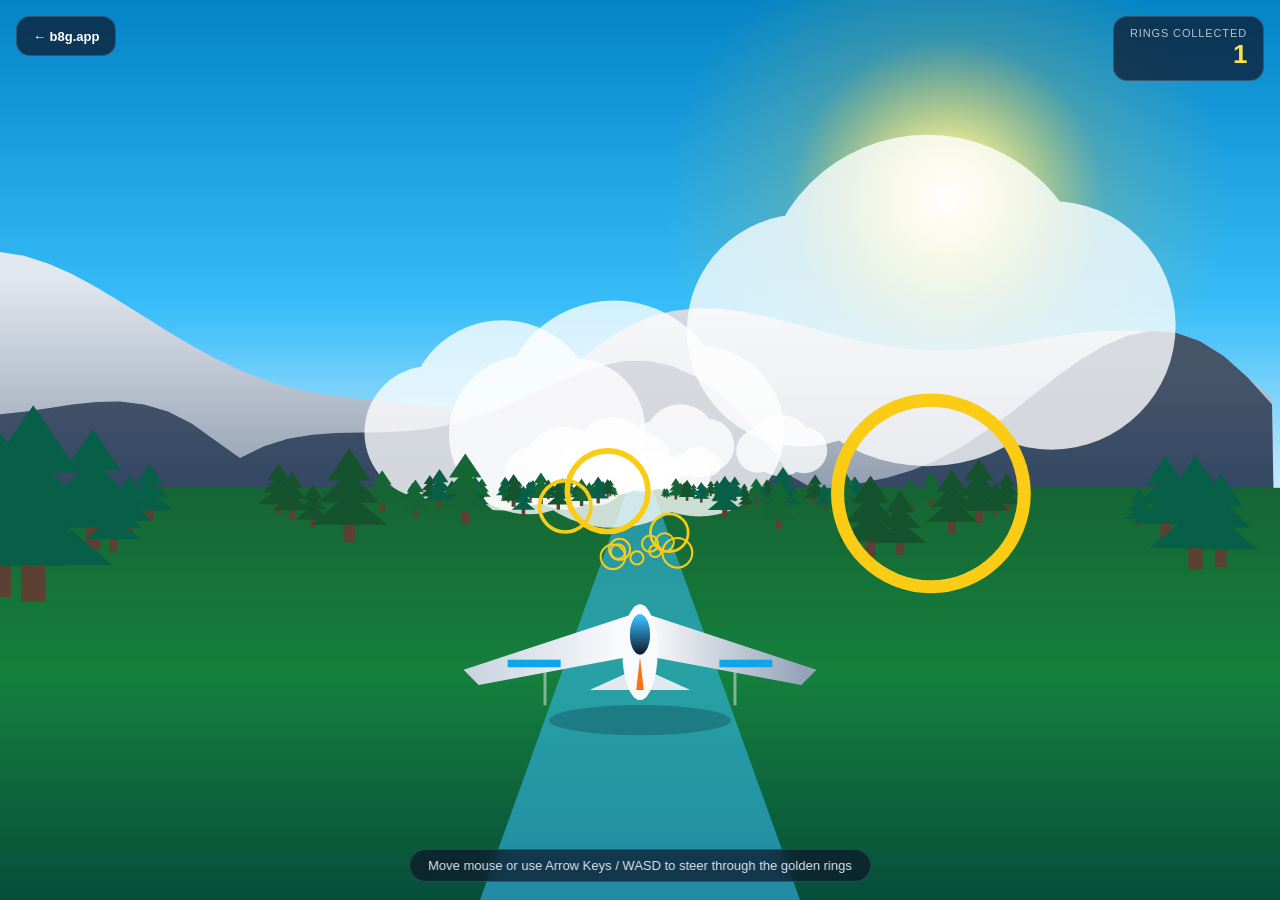
<file: games/sky-drift.html>
<!doctype html>
<html lang="en">
<head>
  <meta charset="utf-8" />
  <meta name="viewport" content="width=device-width, initial-scale=1" />
  <title>Sky Drift — Alpine Glider | b8g.app</title>
  <link rel="icon" href="data:image/svg+xml,%3Csvg%20xmlns=%22http://www.w3.org/2000/svg%22%20viewBox=%220%200%20256%20256%22%20width=%22256%22%20height=%22256%22%3E%3Crect%20x=%228%22%20y=%228%22%20width=%22240%22%20height=%22240%22%20rx=%2256%22%20fill=%22%23070d1a%22/%3E%3Ccircle%20cx=%22128%22%20cy=%22128%22%20r=%22106%22%20fill=%22none%22%20stroke=%22%2338bdf8%22%20stroke-width=%228%22/%3E%3Cpolygon%20points=%22128,72%20184,168%20128,144%2072,168%22%20fill=%22none%22%20stroke=%22%2338bdf8%22%20stroke-width=%226%22/%3E%3C/svg%3E" />
  <style>
    * { box-sizing: border-box; margin: 0; padding: 0; }
    html, body { width: 100%; height: 100%; overflow: hidden; background: #0f172a; font-family: Inter, -apple-system, BlinkMacSystemFont, "Segoe UI", sans-serif; user-select: none; }
    canvas { display: block; width: 100%; height: 100%; }
    .hud {
      position: fixed; top: 16px; left: 16px; right: 16px; pointer-events: none;
      display: flex; justify-content: space-between; align-items: flex-start;
    }
    .pill {
      background: rgba(15, 23, 42, 0.72); backdrop-filter: blur(10px);
      border: 1px solid rgba(255,255,255,0.16); border-radius: 14px;
      padding: 10px 16px; color: #fff; pointer-events: auto;
    }
    .score { font-size: 26px; font-weight: 800; letter-spacing: -0.02em; color: #fde047; }
    .label { font-size: 11px; text-transform: uppercase; letter-spacing: 0.08em; color: rgba(255,255,255,0.7); }
    .back {
      text-decoration: none; color: #fff; font-weight: 600; font-size: 13px;
      display: inline-flex; align-items: center; gap: 6px;
    }
    .tip {
      position: fixed; bottom: 18px; left: 50%; transform: translateX(-50%);
      background: rgba(15, 23, 42, 0.72); color: #e2e8f0; border: 1px solid rgba(255,255,255,0.14);
      border-radius: 999px; padding: 8px 18px; font-size: 13px; backdrop-filter: blur(8px);
    }
  </style>
</head>
<body>
  <canvas id="game"></canvas>
  <div class="hud">
    <div class="pill"><a class="back" href="../index.html">← b8g.app</a></div>
    <div class="pill" style="text-align:right">
      <div class="label">Rings Collected</div>
      <div class="score" id="score">0</div>
    </div>
  </div>
  <div class="tip">Move mouse or use Arrow Keys / WASD to steer through the golden rings</div>

  <script>
    (function () {
      const canvas = document.getElementById('game');
      const ctx = canvas.getContext('2d');
      const scoreEl = document.getElementById('score');

      let W = 0, H = 0;
      function resize() {
        const dpr = Math.min(2, window.devicePixelRatio || 1);
        W = canvas.width = Math.floor(window.innerWidth * dpr);
        H = canvas.height = Math.floor(window.innerHeight * dpr);
      }
      window.addEventListener('resize', resize);
      resize();

      // Player glider state
      const player = { x: 0, y: 0.15, vx: 0, vy: 0, bank: 0, targetX: 0, targetY: 0.15 };
      const keys = {};
      let score = 0;
      let speed = 28;
      let worldZ = 0;
      const trailL = [];
      const trailR = [];

      // Stylized 3D rings + alpine pine trees + clouds
      const rings = [];
      for (let i = 0; i < 12; i++) {
        rings.push({
          x: (Math.sin(i * 1.7) * 0.55),
          y: -0.15 + Math.cos(i * 1.1) * 0.25,
          z: 35 + i * 24,
          hit: false,
          flash: 0,
        });
      }

      const trees = [];
      for (let i = 0; i < 140; i++) {
        const side = (i % 2 === 0 ? 1 : -1);
        trees.push({
          x: side * (0.55 + ((i * 37) % 100) / 35),
          z: (i * 2.4) % 260,
          scale: 0.7 + ((i * 19) % 10) * 0.08,
          shade: (i * 29) % 3,
        });
      }

      const clouds = [];
      for (let i = 0; i < 18; i++) {
        clouds.push({
          x: (((i * 73) % 100) / 100 - 0.5) * 3.4,
          y: -0.45 - ((i * 23) % 40) / 100,
          z: 20 + i * 16,
          r: 45 + (i % 4) * 20,
        });
      }

      window.addEventListener('keydown', (e) => { keys[e.code] = true; });
      window.addEventListener('keyup', (e) => { keys[e.code] = false; });
      window.addEventListener('mousemove', (e) => {
        player.targetX = ((e.clientX / window.innerWidth) - 0.5) * 1.5;
        player.targetY = ((e.clientY / window.innerHeight) - 0.5) * 0.9;
      });
      window.addEventListener('touchmove', (e) => {
        const t = e.touches[0];
        if (!t) return;
        player.targetX = ((t.clientX / window.innerWidth) - 0.5) * 1.5;
        player.targetY = ((t.clientY / window.innerHeight) - 0.5) * 0.9;
      }, { passive: true });

      function drawPaintedSky() {
        const sky = ctx.createLinearGradient(0, 0, 0, H * 0.62);
        sky.addColorStop(0, '#0284c7');
        sky.addColorStop(0.55, '#38bdf8');
        sky.addColorStop(0.85, '#bae6fd');
        sky.addColorStop(1, '#fef3c7');
        ctx.fillStyle = sky;
        ctx.fillRect(0, 0, W, H);

        // Warm alpine sun + halo
        const sx = W * 0.74, sy = H * 0.22;
        const sun = ctx.createRadialGradient(sx, sy, 8, sx, sy, W * 0.22);
        sun.addColorStop(0, 'rgba(255,253,235,1)');
        sun.addColorStop(0.18, 'rgba(254,240,138,0.85)');
        sun.addColorStop(0.55, 'rgba(251,191,36,0.18)');
        sun.addColorStop(1, 'rgba(251,191,36,0)');
        ctx.fillStyle = sun;
        ctx.fillRect(0, 0, W, H * 0.65);

        // Layered painted mountain silhouettes
        const horizon = H * 0.54 - player.y * H * 0.12;
        const drawRange = (baseY, amp, freq, shift, colTop, colBot) => {
          const g = ctx.createLinearGradient(0, baseY - amp, 0, baseY + 120);
          g.addColorStop(0, colTop);
          g.addColorStop(1, colBot);
          ctx.fillStyle = g;
          ctx.beginPath();
          ctx.moveTo(0, H);
          for (let x = 0; x <= W; x += 24) {
            const nx = x / W + shift - player.x * 0.05;
            const peak = Math.abs(Math.sin(nx * freq)) * amp + Math.sin(nx * freq * 2.3) * amp * 0.35;
            ctx.lineTo(x, baseY - peak);
          }
          ctx.lineTo(W, H);
          ctx.closePath();
          ctx.fill();
        };
        drawRange(horizon + 20, H * 0.24, 5.2, 0.2, '#e2e8f0', '#64748b');
        drawRange(horizon + 38, H * 0.16, 7.1, 0.7, '#475569', '#1e3a5f');

        // Lush alpine valley floor
        const ground = ctx.createLinearGradient(0, horizon + 18, 0, H);
        ground.addColorStop(0, '#166534');
        ground.addColorStop(0.45, '#15803d');
        ground.addColorStop(1, '#064e3b');
        ctx.fillStyle = ground;
        ctx.fillRect(0, horizon + 18, W, H - horizon);

        // Shimmering winding valley river
        ctx.fillStyle = 'rgba(56, 189, 248, 0.55)';
        ctx.beginPath();
        ctx.moveTo(W * 0.5 - player.x * W * 0.12 - 12, horizon + 18);
        ctx.lineTo(W * 0.5 - player.x * W * 0.12 + 12, horizon + 18);
        ctx.lineTo(W * 0.5 - player.x * W * 0.38 + 160, H);
        ctx.lineTo(W * 0.5 - player.x * W * 0.38 - 160, H);
        ctx.closePath();
        ctx.fill();
        return horizon + 18;
      }

      function drawTree(sx, sy, sc, shade) {
        const colors = ['#14532d', '#166534', '#065f46'];
        ctx.fillStyle = '#5c4033';
        ctx.fillRect(sx - sc * 0.1, sy - sc * 0.35, sc * 0.2, sc * 0.35);
        ctx.fillStyle = colors[shade];
        for (let tier = 0; tier < 3; tier++) {
          const ty = sy - sc * (0.3 + tier * 0.38);
          const tw = sc * (0.65 - tier * 0.14);
          ctx.beginPath();
          ctx.moveTo(sx, ty - sc * 0.55);
          ctx.lineTo(sx - tw, ty);
          ctx.lineTo(sx + tw, ty);
          ctx.closePath();
          ctx.fill();
        }
      }

      function drawGlider(px, py, bank) {
        ctx.save();
        ctx.translate(px, py);
        ctx.rotate(bank * 0.42);
        const s = Math.min(W, H) * 0.0014;
        ctx.scale(s, s);

        // Drop shadow
        ctx.fillStyle = 'rgba(2,6,23,0.22)';
        ctx.beginPath();
        ctx.ellipse(0, 58, 72, 12, 0, 0, Math.PI * 2);
        ctx.fill();

        // Main swept wings (shaded metallic white + cyan trim)
        const wingGrad = ctx.createLinearGradient(-130, 0, 130, 0);
        wingGrad.addColorStop(0, '#cbd5e1');
        wingGrad.addColorStop(0.5, '#ffffff');
        wingGrad.addColorStop(1, '#94a3b8');
        ctx.fillStyle = wingGrad;
        ctx.beginPath();
        ctx.moveTo(0, -28);
        ctx.lineTo(-140, 18);
        ctx.lineTo(-128, 30);
        ctx.lineTo(0, 6);
        ctx.lineTo(128, 30);
        ctx.lineTo(140, 18);
        ctx.closePath();
        ctx.fill();

        // Wing accent stripes
        ctx.fillStyle = '#0ea5e9';
        ctx.fillRect(-105, 10, 42, 6);
        ctx.fillRect(63, 10, 42, 6);

        // Tail stabilizer
        ctx.fillStyle = '#e2e8f0';
        ctx.beginPath();
        ctx.moveTo(0, 16);
        ctx.lineTo(-40, 34);
        ctx.lineTo(40, 34);
        ctx.closePath();
        ctx.fill();

        // Fuselage + glass cockpit canopy
        ctx.fillStyle = '#f8fafc';
        ctx.beginPath();
        ctx.ellipse(0, 4, 14, 38, 0, 0, Math.PI * 2);
        ctx.fill();

        const canopy = ctx.createLinearGradient(0, -24, 0, 6);
        canopy.addColorStop(0, '#38bdf8');
        canopy.addColorStop(1, '#0f172a');
        ctx.fillStyle = canopy;
        ctx.beginPath();
        ctx.ellipse(0, -10, 8, 16, 0, 0, Math.PI * 2);
        ctx.fill();

        // Vertical tail fin
        ctx.fillStyle = '#f97316';
        ctx.beginPath();
        ctx.moveTo(0, 8);
        ctx.lineTo(-3, 34);
        ctx.lineTo(3, 34);
        ctx.closePath();
        ctx.fill();

        ctx.restore();
      }

      let last = performance.now();
      function loop(now) {
        const dt = Math.min(0.05, (now - last) / 1000);
        last = now;
        worldZ += speed * dt;

        if (keys['ArrowLeft'] || keys['KeyA']) player.targetX -= 1.4 * dt;
        if (keys['ArrowRight'] || keys['KeyD']) player.targetX += 1.4 * dt;
        if (keys['ArrowUp'] || keys['KeyW']) player.targetY -= 1.1 * dt;
        if (keys['ArrowDown'] || keys['KeyS']) player.targetY += 1.1 * dt;
        player.targetX = Math.max(-0.85, Math.min(0.85, player.targetX));
        player.targetY = Math.max(-0.35, Math.min(0.42, player.targetY));

        const prevX = player.x;
        player.x += (player.targetX - player.x) * Math.min(1, dt * 6.5);
        player.y += (player.targetY - player.y) * Math.min(1, dt * 6.5);
        player.bank += ((player.x - prevX) * 42 - player.bank) * Math.min(1, dt * 8);

        const horizon = drawPaintedSky();
        const fov = Math.min(W, H) * 0.9;

        // Volumetric clouds
        for (const c of clouds) {
          c.z -= speed * 0.45 * dt;
          if (c.z < 5) c.z += 280;
          const sc = fov / c.z;
          const sx = W * 0.5 + (c.x - player.x * 0.4) * sc * 8;
          const sy = horizon + c.y * sc * 6;
          const r = c.r * (sc / 18);
          ctx.fillStyle = 'rgba(255,255,255,0.78)';
          ctx.beginPath();
          ctx.arc(sx, sy, r, 0, Math.PI * 2);
          ctx.arc(sx + r * 0.75, sy + r * 0.15, r * 0.75, 0, Math.PI * 2);
          ctx.arc(sx - r * 0.75, sy + r * 0.18, r * 0.7, 0, Math.PI * 2);
          ctx.fill();
        }

        // Sort & draw alpine pine forest back-to-front
        for (const t of trees) {
          t.z -= speed * dt;
          if (t.z < 4) t.z += 260;
        }
        trees.sort((a, b) => b.z - a.z);
        for (const t of trees) {
          const sc = fov / t.z;
          const sx = W * 0.5 + (t.x - player.x) * sc * 12;
          const sy = horizon + (0.65 - player.y * 0.5) * sc * 4.5;
          if (sx < -120 || sx > W + 120 || sy > H + 120) continue;
          drawTree(sx, sy, sc * 2.2 * t.scale, t.shade);
        }

        // Golden floating rings
        rings.sort((a, b) => b.z - a.z);
        for (const r of rings) {
          r.z -= speed * dt;
          if (r.z < 8 && !r.hit) {
            const dx = Math.abs(r.x - player.x);
            const dy = Math.abs(r.y - player.y);
            if (dx < 0.24 && dy < 0.22) {
              r.hit = true;
              r.flash = 1;
              score++;
              scoreEl.textContent = String(score);
              speed = Math.min(46, speed + 0.6);
            }
          }
          if (r.z < 3) {
            r.z += 288;
            r.x = (Math.sin(worldZ * 0.03 + r.z) * 0.58);
            r.y = -0.14 + Math.cos(worldZ * 0.02 + r.z) * 0.24;
            r.hit = false;
          }
          const sc = fov / r.z;
          const sx = W * 0.5 + (r.x - player.x) * sc * 12;
          const sy = horizon + (r.y - player.y) * sc * 8 + H * 0.08;
          const rad = sc * 2.1;
          ctx.strokeStyle = r.hit ? '#4ade80' : '#facc15';
          ctx.lineWidth = Math.max(2, rad * 0.14);
          ctx.beginPath();
          ctx.arc(sx, sy, rad, 0, Math.PI * 2);
          ctx.stroke();
        }

        // Wingtip contrails
        const gx = W * 0.5 + player.x * W * 0.28;
        const gy = H * 0.68 + player.y * H * 0.26;
        trailL.push({ x: gx - 95, y: gy + 12 });
        trailR.push({ x: gx + 95, y: gy + 12 });
        if (trailL.length > 22) { trailL.shift(); trailR.shift(); }
        for (const tr of [trailL, trailR]) {
          ctx.strokeStyle = 'rgba(255,255,255,0.45)';
          ctx.lineWidth = 3;
          ctx.beginPath();
          tr.forEach((p, idx) => {
            if (idx === 0) ctx.moveTo(p.x, p.y);
            else ctx.lineTo(p.x, p.y + (tr.length - idx) * 2.2);
          });
          ctx.stroke();
        }

        drawGlider(gx, gy, player.bank);
        requestAnimationFrame(loop);
      }
      requestAnimationFrame(loop);
    })();
  </script>
</body>
</html>
</file>
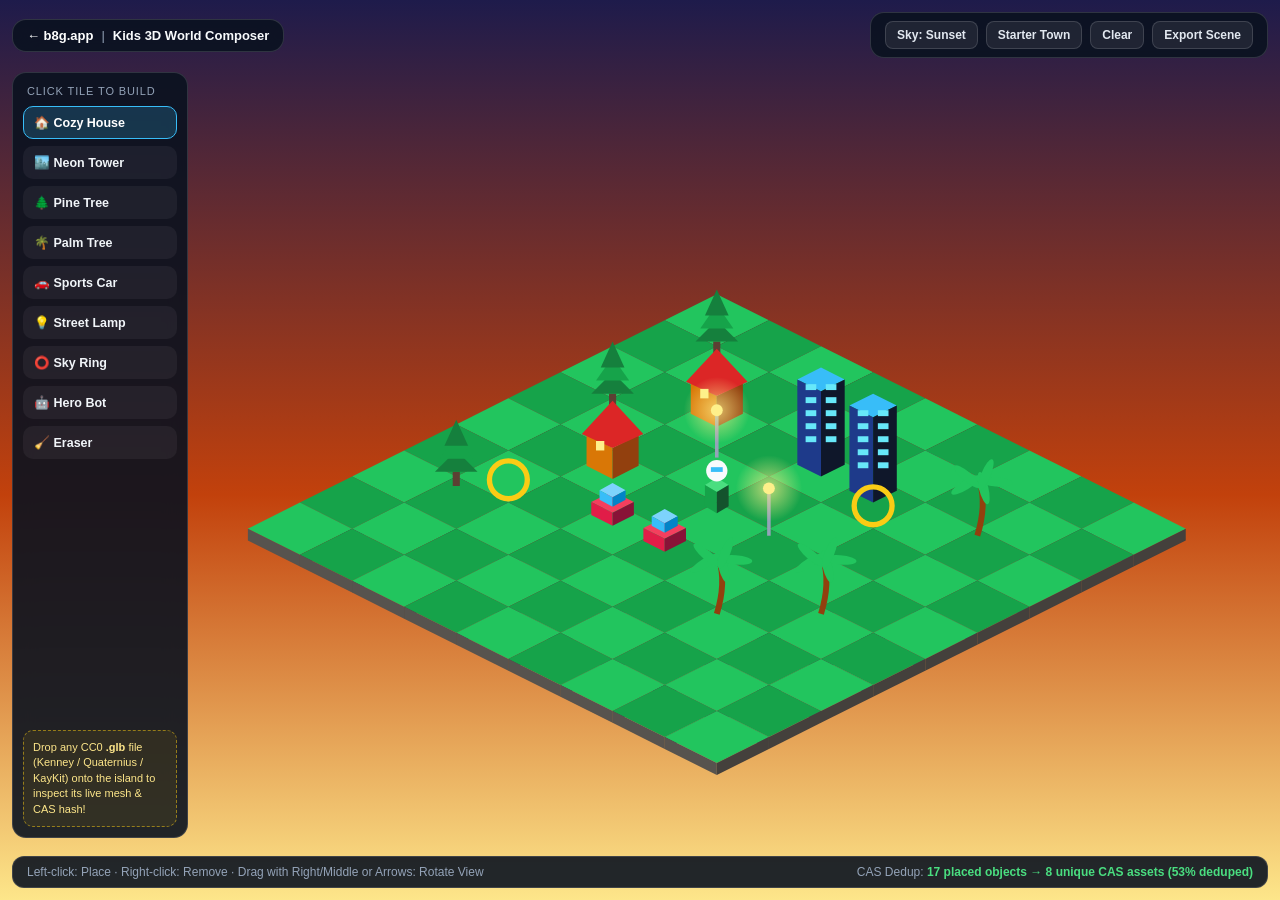
<file: games/world-composer.html>
<!doctype html>
<html lang="en">
<head>
  <meta charset="utf-8" />
  <meta name="viewport" content="width=device-width, initial-scale=1" />
  <title>World Composer — Build Your Own 3D Island | b8g.app</title>
  <link rel="icon" href="data:image/svg+xml,%3Csvg%20xmlns=%22http://www.w3.org/2000/svg%22%20viewBox=%220%200%20256%20256%22%20width=%22256%22%20height=%22256%22%3E%3Crect%20x=%228%22%20y=%228%22%20width=%22240%22%20height=%22240%22%20rx=%2256%22%20fill=%22%23070d1a%22/%3E%3Ccircle%20cx=%22128%22%20cy=%22128%22%20r=%22106%22%20fill=%22none%22%20stroke=%22%234ade80%22%20stroke-width=%228%22/%3E%3Ccircle%20cx=%22128%22%20cy=%22128%22%20r=%2254%22%20fill=%22none%22%20stroke=%22%2338bdf8%22%20stroke-width=%226%22/%3E%3C/svg%3E" />
  <style>
    :root {
      --bg: #070c18;
      --panel: rgba(11, 18, 32, 0.9);
      --border: rgba(255,255,255,0.14);
      --text: #f8fafc;
      --muted: #94a3b8;
      --cyan: #38bdf8;
      --gold: #facc15;
      --green: #4ade80;
    }
    * { box-sizing: border-box; margin: 0; padding: 0; }
    html, body { width: 100%; height: 100%; overflow: hidden; background: var(--bg); color: var(--text); font-family: Inter, -apple-system, BlinkMacSystemFont, "Segoe UI", sans-serif; user-select: none; }
    canvas { display: block; width: 100%; height: 100%; cursor: crosshair; }
    .topbar {
      position: fixed; top: 12px; left: 12px; right: 12px;
      display: flex; justify-content: space-between; align-items: center; gap: 10px; flex-wrap: wrap;
      pointer-events: none;
    }
    .bar {
      pointer-events: auto; display: flex; align-items: center; gap: 8px; flex-wrap: wrap;
      background: var(--panel); border: 1px solid var(--border); border-radius: 14px;
      padding: 8px 14px; backdrop-filter: blur(10px); font-size: 13px;
    }
    a { color: #fff; text-decoration: none; font-weight: 700; }
    button {
      background: rgba(255,255,255,0.08); color: #e2e8f0; border: 1px solid var(--border);
      border-radius: 8px; padding: 6px 11px; font-size: 12px; font-weight: 700; cursor: pointer;
    }
    button:hover { border-color: var(--cyan); color: #fff; }
    button.active { background: var(--cyan); border-color: var(--cyan); color: #05101c; }
    button.play { background: var(--green); border-color: var(--green); color: #052e16; }
    .palette {
      position: fixed; left: 12px; top: 72px; bottom: 62px; width: 176px;
      background: var(--panel); border: 1px solid var(--border); border-radius: 14px;
      padding: 10px; overflow-y: auto; backdrop-filter: blur(10px);
      display: flex; flex-direction: column; gap: 7px;
    }
    .pal-title { font-size: 11px; text-transform: uppercase; letter-spacing: 0.08em; color: var(--muted); padding: 2px 4px; }
    .tool {
      display: flex; align-items: center; gap: 8px; width: 100%; text-align: left;
      padding: 8px 10px; border-radius: 10px; background: rgba(255,255,255,0.05);
      border: 1px solid transparent; color: #f1f5f9; font-size: 12.5px; font-weight: 700; cursor: pointer;
    }
    .tool:hover { border-color: rgba(56,189,248,0.5); }
    .tool.active { background: rgba(56,189,248,0.2); border-color: var(--cyan); color: #fff; }
    .drop-hint {
      margin-top: auto; padding: 9px; border-radius: 10px; border: 1px dashed rgba(250,204,21,0.5);
      background: rgba(250,204,21,0.08); font-size: 11px; color: #fde68a; line-height: 1.4;
    }
    .footer {
      position: fixed; bottom: 12px; left: 12px; right: 12px;
      display: flex; justify-content: space-between; align-items: center; gap: 12px; flex-wrap: wrap;
      background: var(--panel); border: 1px solid var(--border); border-radius: 12px;
      padding: 8px 14px; font-size: 12px; color: var(--muted); backdrop-filter: blur(10px);
    }
    .stat { color: var(--green); font-weight: 800; }
  </style>
</head>
<body>
  <canvas id="c"></canvas>

  <div class="topbar">
    <div class="bar"><a href="../index.html">← b8g.app</a><span style="color:var(--muted)">|</span><strong>Kids 3D World Composer</strong></div>
    <div class="bar">
      <button id="btnSky">Sky: Sunset</button>
      <button id="btnPreset">Starter Town</button>
      <button id="btnClear">Clear</button>
      <button id="btnExport">Export Scene</button>
    </div>
  </div>

  <aside class="palette" id="palette">
    <div class="pal-title">Click Tile to Build</div>
    <button class="tool active" data-kind="house">🏠 Cozy House</button>
    <button class="tool" data-kind="tower">🏙️ Neon Tower</button>
    <button class="tool" data-kind="pine">🌲 Pine Tree</button>
    <button class="tool" data-kind="palm">🌴 Palm Tree</button>
    <button class="tool" data-kind="car">🚗 Sports Car</button>
    <button class="tool" data-kind="lamp">💡 Street Lamp</button>
    <button class="tool" data-kind="ring">⭕ Sky Ring</button>
    <button class="tool" data-kind="hero">🤖 Hero Bot</button>
    <button class="tool" data-kind="erase">🧹 Eraser</button>
    <div class="drop-hint" id="dropStatus">
      Drop any CC0 <strong>.glb</strong> file (Kenney / Quaternius / KayKit) onto the island to inspect its live mesh &amp; CAS hash!
    </div>
  </aside>

  <div class="footer">
    <div>Left-click: Place · Right-click: Remove · Drag with Right/Middle or Arrows: Rotate View</div>
    <div>CAS Dedup: <span class="stat" id="casStat">0 objects → 0 unique assets</span></div>
  </div>

  <script>
    (function () {
      const canvas = document.getElementById('c');
      const ctx = canvas.getContext('2d');
      const casStat = document.getElementById('casStat');
      const dropStatus = document.getElementById('dropStatus');

      let W = 0, H = 0;
      function resize() {
        const dpr = Math.min(2, window.devicePixelRatio || 1);
        W = canvas.width = Math.floor(window.innerWidth * dpr);
        H = canvas.height = Math.floor(window.innerHeight * dpr);
      }
      window.addEventListener('resize', resize);
      resize();

      const GRID = 9;
      const cells = new Map();
      let selected = 'house';
      let skyMode = 1; // 0=day, 1=sunset, 2=night
      const skyNames = ['Day', 'Sunset', 'Night'];
      let hoverCell = null;
      let camShiftX = 0;

      function seedStarterTown() {
        cells.clear();
        const preset = [
          [2,2,'house'], [2,4,'house'], [4,2,'tower'], [5,2,'tower'],
          [3,5,'car'], [4,5,'car'], [1,1,'pine'], [1,3,'pine'], [1,6,'pine'],
          [7,2,'palm'], [7,5,'palm'], [6,6,'palm'], [3,3,'lamp'], [5,4,'lamp'],
          [4,4,'hero'], [6,3,'ring'], [2,6,'ring'],
        ];
        for (const [gx, gy, kind] of preset) cells.set(gx + ',' + gy, kind);
        updateCasStats();
      }

      function updateCasStats() {
        const total = cells.size;
        const unique = new Set(cells.values()).size;
        const saved = total > 0 ? Math.round(((total - unique) / total) * 100) : 0;
        casStat.textContent = total + ' placed objects → ' + unique + ' unique CAS assets (' + saved + '% deduped)';
      }

      function isoProject(gx, gy) {
        const s = Math.min(W, H) / 760;
        const tileW = 44 * s;
        const tileH = 22 * s;
        const cx = W * 0.56 + camShiftX;
        const cy = H * 0.34;
        return {
          x: cx + (gx - gy) * tileW,
          y: cy + (gx + gy) * tileH,
          s,
          tileW,
          tileH,
        };
      }

      function screenToGrid(mx, my) {
        const dpr = Math.min(2, window.devicePixelRatio || 1);
        const px = mx * dpr, py = my * dpr;
        const s = Math.min(W, H) / 760;
        const tileW = 44 * s, tileH = 22 * s;
        const cx = W * 0.56 + camShiftX, cy = H * 0.34;
        const dx = (px - cx) / tileW;
        const dy = (py - cy) / tileH;
        const gx = Math.floor((dx + dy) * 0.5);
        const gy = Math.floor((dy - dx) * 0.5);
        if (gx >= 0 && gx < GRID && gy >= 0 && gy < GRID) return { gx, gy };
        return null;
      }

      function drawIsoBox(x, y, w, d, h, cTop, cLeft, cRight) {
        ctx.fillStyle = cTop;
        ctx.beginPath();
        ctx.moveTo(x, y - h); ctx.lineTo(x + w, y - h + d); ctx.lineTo(x, y - h + d * 2); ctx.lineTo(x - w, y - h + d);
        ctx.closePath(); ctx.fill();
        ctx.fillStyle = cLeft;
        ctx.beginPath();
        ctx.moveTo(x - w, y - h + d); ctx.lineTo(x, y - h + d * 2); ctx.lineTo(x, y + d * 2); ctx.lineTo(x - w, y + d);
        ctx.closePath(); ctx.fill();
        ctx.fillStyle = cRight;
        ctx.beginPath();
        ctx.moveTo(x + w, y - h + d); ctx.lineTo(x, y - h + d * 2); ctx.lineTo(x, y + d * 2); ctx.lineTo(x + w, y + d);
        ctx.closePath(); ctx.fill();
      }

      function drawAsset(kind, x, y, s, t) {
        const lit = skyMode !== 0;
        if (kind === 'house') {
          drawIsoBox(x, y, 22 * s, 11 * s, 26 * s, '#fde68a', '#d97706', '#92400e');
          ctx.fillStyle = '#dc2626';
          ctx.beginPath();
          ctx.moveTo(x, y - 44 * s); ctx.lineTo(x - 26 * s, y - 16 * s); ctx.lineTo(x, y - 4 * s); ctx.lineTo(x + 26 * s, y - 16 * s);
          ctx.closePath(); ctx.fill();
          ctx.fillStyle = lit ? '#fef08a' : '#7dd3fc';
          ctx.fillRect(x - 14 * s, y - 10 * s, 7 * s, 8 * s);
        } else if (kind === 'tower') {
          drawIsoBox(x, y, 20 * s, 10 * s, 72 * s, '#38bdf8', '#1e3a8a', '#0f172a');
          ctx.fillStyle = lit ? '#67e8f9' : '#93c5fd';
          for (let r = 0; r < 5; r++) {
            ctx.fillRect(x - 13 * s, y - (58 - r * 11) * s, 9 * s, 5 * s);
            ctx.fillRect(x + 4 * s, y - (58 - r * 11) * s, 9 * s, 5 * s);
          }
        } else if (kind === 'pine') {
          ctx.fillStyle = '#5c4033'; ctx.fillRect(x - 3 * s, y - 6 * s, 6 * s, 12 * s);
          for (let k = 0; k < 3; k++) {
            ctx.fillStyle = k % 2 ? '#16a34a' : '#15803d';
            ctx.beginPath();
            ctx.moveTo(x, y - (24 + k * 13) * s); ctx.lineTo(x - (18 - k * 4) * s, y - (6 + k * 11) * s); ctx.lineTo(x + (18 - k * 4) * s, y - (6 + k * 11) * s);
            ctx.closePath(); ctx.fill();
          }
        } else if (kind === 'palm') {
          ctx.strokeStyle = '#92400e'; ctx.lineWidth = 5 * s;
          ctx.beginPath(); ctx.moveTo(x, y + 4 * s); ctx.quadraticCurveTo(x + 8 * s, y - 22 * s, x + 2 * s, y - 42 * s); ctx.stroke();
          ctx.fillStyle = '#22c55e';
          for (let a = 0; a < 5; a++) {
            const ang = (a / 5) * Math.PI * 2 + Math.sin(t * 2) * 0.08;
            ctx.beginPath();
            ctx.ellipse(x + 2 * s + Math.cos(ang) * 14 * s, y - 42 * s + Math.sin(ang) * 6 * s, 14 * s, 4 * s, ang, 0, Math.PI * 2);
            ctx.fill();
          }
        } else if (kind === 'car') {
          const bob = Math.sin(t * 6) * 1.2 * s;
          drawIsoBox(x, y + bob, 18 * s, 9 * s, 11 * s, '#f43f5e', '#e11d48', '#881337');
          drawIsoBox(x, y - 10 * s + bob, 11 * s, 6 * s, 8 * s, '#7dd3fc', '#38bdf8', '#0284c7');
        } else if (kind === 'lamp') {
          ctx.strokeStyle = '#94a3b8'; ctx.lineWidth = 3 * s;
          ctx.beginPath(); ctx.moveTo(x, y + 4 * s); ctx.lineTo(x, y - 34 * s); ctx.stroke();
          ctx.fillStyle = '#fef08a'; ctx.beginPath(); ctx.arc(x, y - 36 * s, 5 * s, 0, Math.PI * 2); ctx.fill();
          if (lit) {
            const g = ctx.createRadialGradient(x, y - 36 * s, 2, x, y - 36 * s, 28 * s);
            g.addColorStop(0, 'rgba(254,240,138,0.65)'); g.addColorStop(1, 'rgba(254,240,138,0)');
            ctx.fillStyle = g; ctx.beginPath(); ctx.arc(x, y - 36 * s, 28 * s, 0, Math.PI * 2); ctx.fill();
          }
        } else if (kind === 'ring') {
          const fy = y - 26 * s + Math.sin(t * 3.2) * 5 * s;
          ctx.strokeStyle = '#facc15'; ctx.lineWidth = 4.5 * s;
          ctx.beginPath(); ctx.arc(x, fy, 16 * s, 0, Math.PI * 2); ctx.stroke();
        } else if (kind === 'hero') {
          const hop = Math.abs(Math.sin(t * 4)) * 7 * s;
          drawIsoBox(x, y - hop, 10 * s, 6 * s, 18 * s, '#4ade80', '#16a34a', '#14532d');
          ctx.fillStyle = '#f8fafc'; ctx.beginPath(); ctx.arc(x, y - 24 * s - hop, 9 * s, 0, Math.PI * 2); ctx.fill();
          ctx.fillStyle = '#38bdf8'; ctx.fillRect(x - 5 * s, y - 27 * s - hop, 10 * s, 4 * s);
        }
      }

      // Drag-and-drop real CC0 .glb binary parser right in the browser!
      window.addEventListener('dragover', (e) => e.preventDefault());
      window.addEventListener('drop', async (e) => {
        e.preventDefault();
        const file = e.dataTransfer && e.dataTransfer.files && e.dataTransfer.files[0];
        if (!file) return;
        const buf = new Uint8Array(await file.arrayBuffer());
        const dv = new DataView(buf.buffer);
        if (buf.byteLength >= 20 && dv.getUint32(0, true) === 0x46546c67) {
          const jsonLen = dv.getUint32(12, true);
          const json = JSON.parse(new TextDecoder().decode(buf.subarray(20, 20 + jsonLen)).replace(/ +$/, ''));
          const meshes = (json.meshes || []).length;
          const skins = (json.skins || []).length;
          const anims = (json.animations || []).length;
          dropStatus.innerHTML = '<strong>Loaded CC0 GLB:</strong> ' + file.name + '<br/>' + meshes + ' mesh(es), ' + skins + ' rig(s), ' + anims + ' anim(s) (' + (buf.byteLength / 1024).toFixed(1) + ' KB)';
        } else {
          dropStatus.textContent = 'Not a binary .glb file — try a Kenney / Quaternius .glb!';
        }
      });

      document.querySelectorAll('.tool').forEach((b) => {
        b.onclick = () => {
          document.querySelectorAll('.tool').forEach((x) => x.classList.remove('active'));
          b.classList.add('active');
          selected = b.dataset.kind;
        };
      });
      document.getElementById('btnSky').onclick = (e) => {
        skyMode = (skyMode + 1) % 3;
        e.target.textContent = 'Sky: ' + skyNames[skyMode];
      };
      document.getElementById('btnPreset').onclick = seedStarterTown;
      document.getElementById('btnClear').onclick = () => { cells.clear(); updateCasStats(); };
      document.getElementById('btnExport').onclick = () => {
        const recipe = { format: 'b8g-world-v1', sky: skyNames[skyMode], cells: Object.fromEntries(cells) };
        const blob = new Blob([JSON.stringify(recipe, null, 2)], { type: 'application/json' });
        const a = document.createElement('a');
        a.href = URL.createObjectURL(blob);
        a.download = 'my-b8g-world.json';
        a.click();
      };

      canvas.addEventListener('mousemove', (e) => { hoverCell = screenToGrid(e.clientX, e.clientY); });
      canvas.addEventListener('contextmenu', (e) => e.preventDefault());
      canvas.addEventListener('mousedown', (e) => {
        const c = screenToGrid(e.clientX, e.clientY);
        if (!c) return;
        const key = c.gx + ',' + c.gy;
        if (e.button === 2 || selected === 'erase') cells.delete(key);
        else cells.set(key, selected);
        updateCasStats();
      });

      seedStarterTown();

      let t = 0;
      function loop() {
        t += 0.016;
        const sky = ctx.createLinearGradient(0, 0, 0, H);
        if (skyMode === 0) { sky.addColorStop(0, '#0284c7'); sky.addColorStop(1, '#bae6fd'); }
        else if (skyMode === 1) { sky.addColorStop(0, '#1e1b4b'); sky.addColorStop(0.55, '#c2410c'); sky.addColorStop(1, '#fde68a'); }
        else { sky.addColorStop(0, '#020617'); sky.addColorStop(1, '#1e293b'); }
        ctx.fillStyle = sky;
        ctx.fillRect(0, 0, W, H);

        // Draw isometric grid back-to-front
        for (let gx = 0; gx < GRID; gx++) {
          for (let gy = 0; gy < GRID; gy++) {
            const p = isoProject(gx, gy);
            const isHover = hoverCell && hoverCell.gx === gx && hoverCell.gy === gy;
            const checker = (gx + gy) % 2 === 0;
            const topCol = isHover
              ? '#38bdf8'
              : skyMode === 2
                ? (checker ? '#14532d' : '#166534')
                : (checker ? '#22c55e' : '#16a34a');
            drawIsoBox(p.x, p.y, p.tileW, p.tileH, 10 * p.s, topCol, '#57534e', '#44403c');
            const kind = cells.get(gx + ',' + gy);
            if (kind) drawAsset(kind, p.x, p.y - 8 * p.s, p.s, t);
          }
        }
        requestAnimationFrame(loop);
      }
      requestAnimationFrame(loop);
    })();
  </script>
</body>
</html>
</file>
